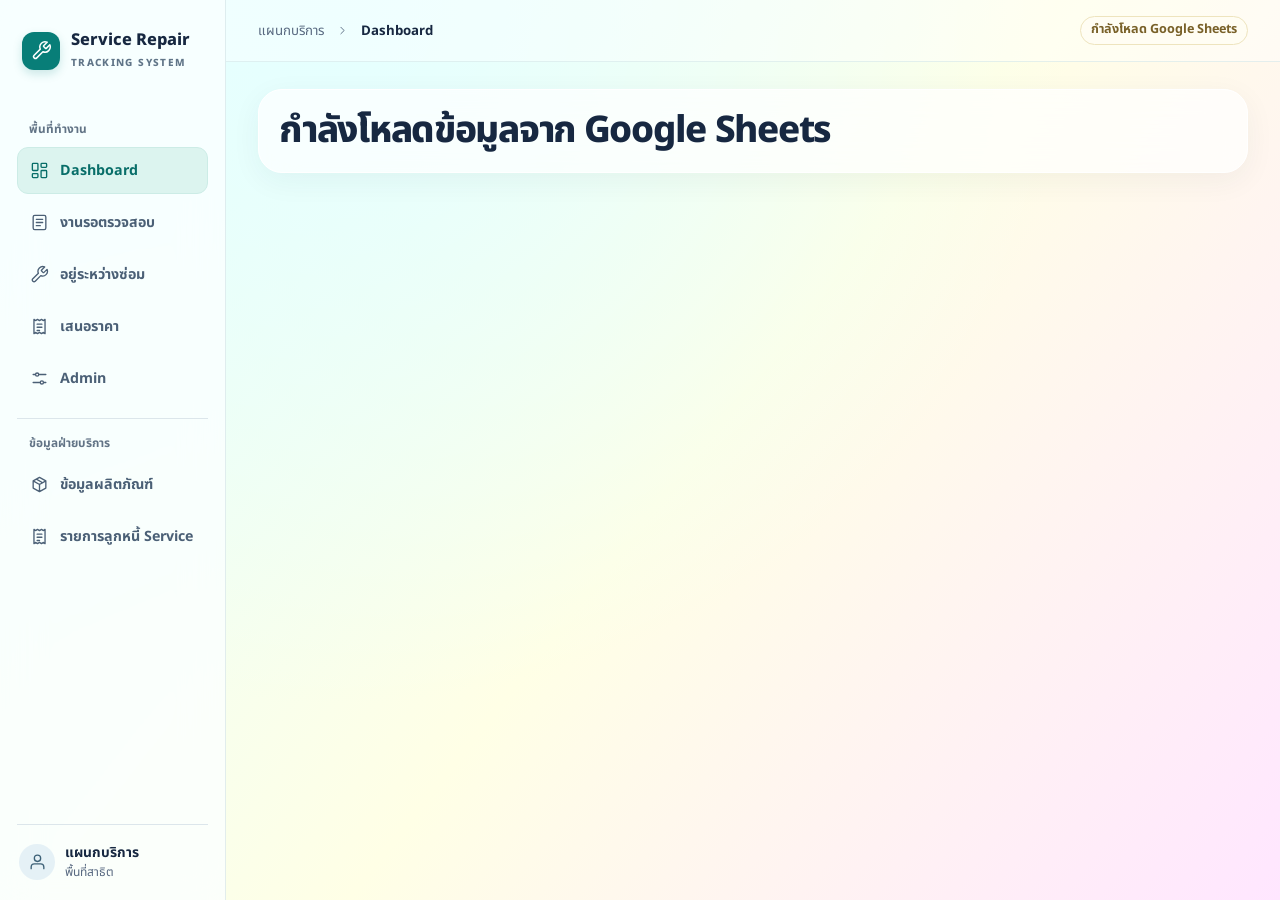
<file: index.html>
<!doctype html>
<html lang="th">
<head>
  <meta charset="utf-8">
  <meta name="viewport" content="width=device-width, initial-scale=1">
  <meta name="description" content="แดชบอร์ดและระบบติดตามงานซ่อมสำหรับแผนกบริการ">
  <meta name="theme-color" content="#edfafa">
  <title>Service Repair Tracking</title>
  <link rel="preconnect" href="https://fonts.googleapis.com">
  <link rel="preconnect" href="https://fonts.gstatic.com" crossorigin>
  <link href="https://fonts.googleapis.com/css2?family=Noto+Sans+Thai:wght@400;500;600;700;800&display=swap" rel="stylesheet">
  <link rel="stylesheet" href="styles.css">
  <script defer src="data.js"></script>
  <script defer src="app.js"></script>
  <script defer src="dashboard.js"></script>
  <script defer src="admin.js"></script>
  <script defer src="output.js"></script>
  <script defer src="live.js"></script>
  <script defer src="events.js"></script>
</head>
<body data-live-database="true" data-script-url="https://script.google.com/macros/s/AKfycbw_FxrH_1bJS4-ZM60f8OyHh5YfgUDHGxYJO6gSAMiOIw5Va-B27RZghK-K0FXoNtxQKQ/exec">
  <aside class="sidebar">
    <a class="brand" href="#dashboard"><span class="brand-mark" data-icon="wrench"></span><span><strong>Service Repair</strong><small>TRACKING SYSTEM</small></span></a>
    <nav aria-label="เมนูหลัก">
      <div class="nav-label">พื้นที่ทำงาน</div>
      <a href="#dashboard" data-route="dashboard"><span data-icon="layout"></span> Dashboard</a>
      <div class="repair-links">
        <a href="#repairs" data-route="repairs"><span data-icon="list"></span> งานรอตรวจสอบ</a>
        <a href="#in-progress" data-route="in-progress"><span data-icon="wrench"></span> อยู่ระหว่างซ่อม</a>
        <a href="#quotations" data-route="quotations"><span data-icon="receipt"></span> เสนอราคา</a>
      </div>
      <a href="#admin" data-route="admin"><span data-icon="settings"></span> Admin</a>
      <div class="portal-links" id="portal-links" hidden>
        <div class="nav-label">ข้อมูลฝ่ายบริการ</div>
        <a href="#products" data-route="products"><span data-icon="box"></span> ข้อมูลผลิตภัณฑ์</a>
        <a href="#service-debtors" data-route="service-debtors"><span data-icon="receipt"></span> รายการลูกหนี้ Service</a>
      </div>
    </nav>
    <div class="side-footer"><span class="avatar" data-icon="user"></span><span><strong>แผนกบริการ</strong><small>พื้นที่สาธิต</small></span></div>
  </aside>
  <div class="workspace">
    <header class="topbar">
      <div class="breadcrumb"><span>แผนกบริการ</span><span data-icon="chevron"></span><strong id="breadcrumb">Dashboard</strong></div>
      <div class="data-actions"><span id="source-status" class="demo"><i></i> กำลังโหลด Google Sheets</span>
        <button id="refresh-db" class="button compact" data-action="reload-live-data" hidden>โหลดข้อมูลใหม่</button></div>
    </header>
    <main id="app"><noscript>เปิด JavaScript เพื่อใช้งานระบบติดตามงานซ่อม</noscript></main>
    <main id="portal-view" hidden></main>
  </div>
  <dialog id="dialog" aria-labelledby="dialog-title">
    <div class="dialog-head"><div><p class="eyebrow" id="dialog-kicker"></p><h2 id="dialog-title"></h2></div><button type="button" class="icon-button" id="dialog-close" aria-label="ปิด"><span data-icon="x"></span></button></div>
    <div id="dialog-body"></div>
  </dialog>
  <div class="toast" id="toast" role="status" hidden></div>
</body>
</html>
</file>
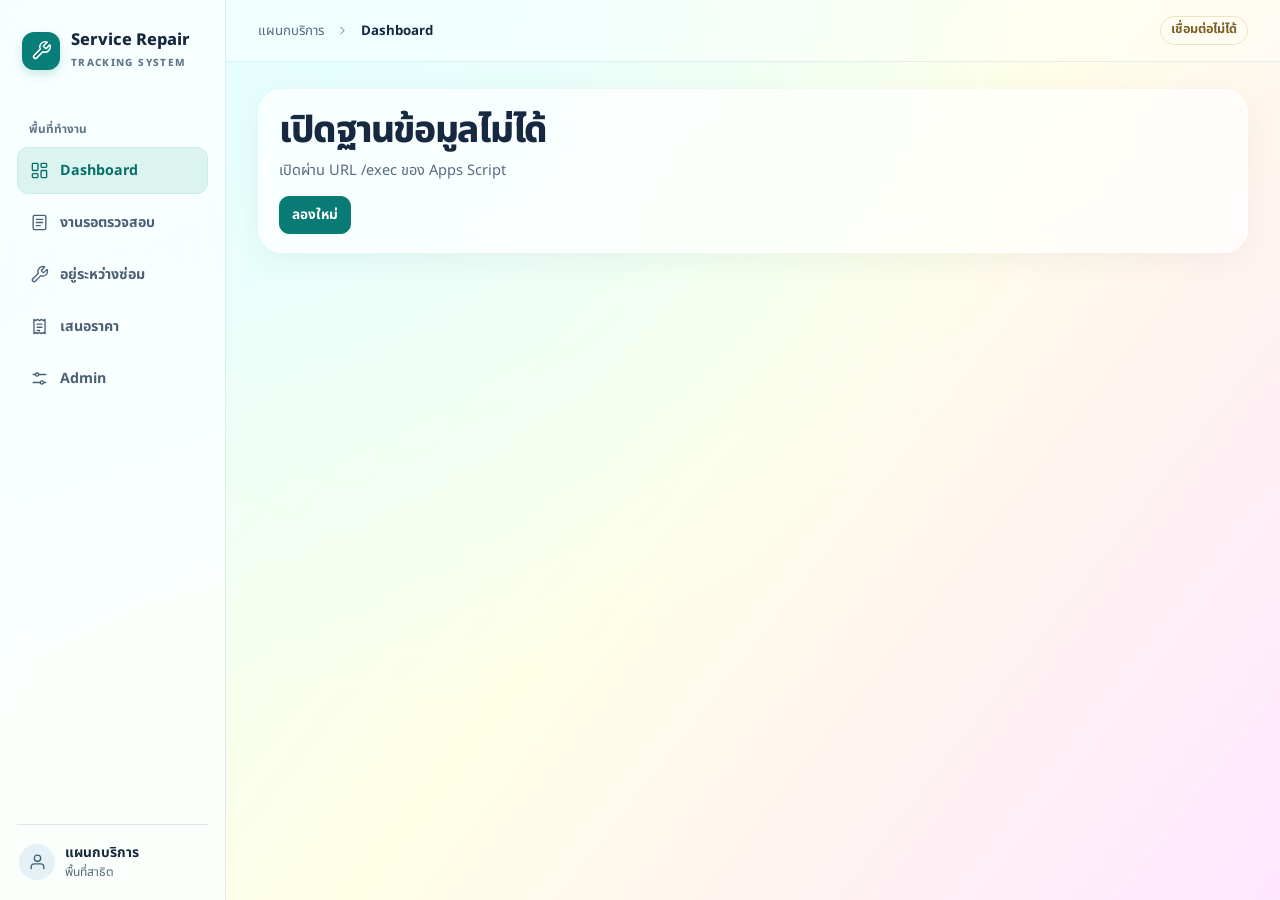
<file: google-apps-script/Index.html>
<!doctype html>
<html lang="th">
<head>
  <meta charset="utf-8">
  <meta name="viewport" content="width=device-width, initial-scale=1">
  <meta name="description" content="แดชบอร์ดและระบบติดตามงานซ่อมสำหรับแผนกบริการ">
  <meta name="theme-color" content="#edfafa">
  <title>Service Repair Tracking</title>
  <link rel="preconnect" href="https://fonts.googleapis.com">
  <link rel="preconnect" href="https://fonts.gstatic.com" crossorigin>
  <link href="https://fonts.googleapis.com/css2?family=Noto+Sans+Thai:wght@400;500;600;700;800&display=swap" rel="stylesheet">
  <style>
*{box-sizing:border-box}
:root{color-scheme:light;--ink:#172841;--muted:#586980;--line:#dce6eb;--teal:#087a76;--teal-dark:#076761;--panel:rgba(255,255,255,.71);--shadow:0 8px 30px rgba(31,62,81,.055);font-family:"Noto Sans Thai",Tahoma,sans-serif;font-size:16px}
body{margin:0;min-height:100vh;color:var(--ink);background:radial-gradient(ellipse at 26% 2%,#e5ffff,transparent 55%),linear-gradient(128deg,#e5ffff 0%,#ffffe6 53%,#ffe6ff 100%);background-attachment:fixed}
button,input,select,textarea{font:inherit;color:inherit}
button,a,input,select,textarea{transition:background .18s,border-color .18s,color .18s,box-shadow .18s,transform .18s}
button,a{touch-action:manipulation}
button{cursor:pointer}
a{color:inherit;text-decoration:none}
:focus-visible{outline:3px solid #168e89;outline-offset:3px}
svg{width:19px;height:19px;vertical-align:middle;flex:none}
[data-icon]{display:inline-grid;place-items:center;flex:none}
h1,h2,h3,p{margin:0}
small{color:var(--muted)}
[hidden]{display:none!important}
.sidebar{width:226px;position:fixed;inset:0 auto 0 0;display:flex;flex-direction:column;padding:30px 17px 19px;background:rgba(251,255,255,.79);border-right:1px solid rgba(134,172,181,.22);backdrop-filter:blur(20px);z-index:3}
.brand{display:flex;align-items:center;gap:11px;margin:0 5px 49px;line-height:1.27}
.brand strong{font-size:1.02rem;font-weight:800;display:block;white-space:nowrap}
.brand small{font-size:.625rem;letter-spacing:.135em;font-weight:800;color:#607588}
.brand-mark{width:38px;height:38px;border-radius:12px;background:#087e78;color:#fff;box-shadow:0 4px 10px #087e7830}
.brand-mark svg{width:21px;height:21px}
.nav-label{font-size:.74rem;color:#627486;font-weight:700;padding:0 12px 9px}
nav a{display:flex;align-items:center;gap:11px;padding:12px 12px;margin-bottom:5px;border-radius:11px;font-size:.89rem;font-weight:700;color:#4b6076;border:1px solid transparent}
nav a:hover,nav a[aria-current="page"]{background:#dcf4ef;color:#086e69;border-color:#ccece6}
.repair-links{display:contents}
.side-footer{margin-top:auto;border-top:1px solid var(--line);padding:17px 2px 0;display:flex;gap:10px;align-items:center;font-size:.86rem}
.side-footer small{display:block;font-size:.75rem}
.avatar{width:36px;height:36px;border-radius:50%;background:#e5f1f6;color:#3d6177}
.workspace{margin-left:226px;min-width:0}
.topbar{display:flex;align-items:center;justify-content:space-between;padding:0 32px;height:62px;background:#ffffff62;border-bottom:1px solid #d4e7e9a0}
.breadcrumb{display:flex;align-items:center;gap:12px;color:var(--muted);font-size:.83rem}
.breadcrumb strong{color:var(--ink)}
.breadcrumb svg{width:13px}
.demo,.badge{display:inline-flex;align-items:center;gap:6px;padding:4px 10px;border-radius:20px;font-size:.79rem;font-weight:700;line-height:1.5;background:var(--status-bg,#eaf2f7);color:var(--status-fg,#355970);white-space:normal}
.status-pending-inspection{--status-bg:#dfebff;--status-fg:#214e9f}
.status-inspecting{--status-bg:#d4f3fb;--status-fg:#07596d}
.status-repairing{--status-bg:#eae0ff;--status-fg:#55339b}
.status-waiting-parts{--status-bg:#ffe5cf;--status-fg:#914014}
.status-waiting-factory{--status-bg:#fce0f2;--status-fg:#862263}
.status-waiting-customer-approval{--status-bg:#fff0bc;--status-fg:#735000}
.status-waiting-test{--status-bg:#eef5cd;--status-fg:#455b11}
.status-repair-failed{--status-bg:#ffdee0;--status-fg:#a01e37}
.status-repair-completed{--status-bg:#d9f4d8;--status-fg:#26632b}
.status-waiting-return{--status-bg:#d6f5ef;--status-fg:#006259}
.status-closed{--status-bg:#e5e9f1;--status-fg:#455366}
.demo{background:#fffdf3;color:#796129;border:1px solid #eee4be;white-space:nowrap}
.demo i,.key i,.badge i{width:7px;height:7px;border-radius:50%;background:currentColor;flex:none}
main{max-width:1640px;margin:auto;padding:27px 32px 34px}
.hero,.section-head,.toolbar,.dialog-head,.pagination,.actions{display:flex;align-items:center;justify-content:space-between;gap:14px}
.hero{margin-bottom:23px;align-items:flex-end}
.eyebrow{color:var(--teal-dark);font-weight:800;font-size:.71rem;letter-spacing:.12em;margin-bottom:5px}
h1{font-size:clamp(1.65rem,3vw,2.3rem);font-weight:800;letter-spacing:-.035em;line-height:1.25}
.subtitle{color:var(--muted);margin-top:6px;font-size:.91rem}
h2{font-size:1.09rem;font-weight:800}
h3{font-size:.98rem}
.segment{display:flex;align-items:stretch;gap:3px;padding:4px;background:#ffffff9c;border:1px solid #dfe9eb;border-radius:12px;flex-wrap:wrap}
.segment button{border:0;background:none;color:var(--muted);border-radius:8px;padding:7px 11px;font-size:.83rem;font-weight:700;display:inline-flex;align-items:center;justify-content:center;gap:6px}
.segment button[aria-pressed="true"]{background:#fff;color:var(--teal-dark);box-shadow:0 1px 6px #2449571b}
.segment button:hover{color:var(--teal-dark);background:#f2fbf9}
.panel,.metric{background:var(--panel);border:1px solid #fff;border-radius:24px;box-shadow:var(--shadow);backdrop-filter:blur(18px)}
.dashboard-overview{display:grid;grid-template-columns:minmax(320px,.85fr) minmax(0,1.4fr);gap:16px;margin-bottom:16px}
.dashboard-status,.dashboard-follow{margin-bottom:16px}
.status-grid{display:grid;grid-template-columns:repeat(auto-fit,minmax(min(100%,180px),1fr));gap:10px}
.status-card{display:grid;grid-template-columns:minmax(0,1fr) auto;align-items:center;gap:8px;text-align:left;padding:12px;border:1px solid var(--line);border-radius:12px;background:#ffffff9c;color:var(--ink);font-weight:700;transition:background .18s,border-color .18s}
.status-card:hover,.status-card:focus-visible{background:var(--status-bg,#ecfaf7);border-color:var(--status-fg,#85cdc3)}
.status-card strong{font-size:1.1rem;color:var(--status-fg,#00786e)}
.status-track{grid-column:1/-1;height:5px;border-radius:9px;background:var(--status-bg,#e4edf0);overflow:hidden}
.status-track span{display:block;height:100%;border-radius:inherit;background:var(--status-fg,#2b9c90)}
.dashboard-summary{display:flex;flex-direction:column}
.metrics{display:grid;grid-template-columns:repeat(2,minmax(0,1fr));grid-auto-rows:1fr;flex:1;gap:10px}
.metric{padding:13px 14px;text-align:left;min-width:0;color:var(--ink);border-color:#e4edf0;border-radius:15px;box-shadow:none}
.dashboard-overview .chart{--plot:158px}
.dashboard-follow .case-list{grid-template-columns:repeat(3,minmax(0,1fr))}
.dashboard-follow .section-head{flex-wrap:wrap}
.metric:hover,.case:hover{transform:translateY(-2px);box-shadow:0 8px 22px #23445616}
.metric-row{display:flex;justify-content:space-between;align-items:center;gap:8px}
.metric-label{color:#4a6076;font-size:.87rem;font-weight:700}
.tile-icon{display:inline-grid;place-items:center;width:35px;height:35px;border-radius:10px;flex:none}
.teal{background:#daf5ec;color:#08766b}.blue{background:#e3efff;color:#2b5cb0}.amber{background:#fff1d8;color:#895600}.rose{background:#ffe7ed;color:#b12f52}.purple{background:#eee9ff;color:#6547a2}.neutral{background:#eaf0f5;color:#526578}
.metric-value{display:flex;align-items:baseline;gap:7px;line-height:1.18;margin:6px 0}
.metric-value strong{font-size:1.9rem;font-weight:800;letter-spacing:-.035em}
.metric-value span,.metric small{font-size:.77rem;color:var(--muted)}
.panel{padding:18px 20px;min-width:0}
.panel:hover{border-color:#e1eceb}
.section-head{align-items:flex-start;margin-bottom:12px}
.section-head p{color:var(--muted);font-size:.79rem;margin-top:3px}
.icon-title{display:flex;align-items:center;gap:8px}
.icon-title svg{color:var(--teal)}
.button,.icon-button{display:inline-flex;align-items:center;justify-content:center;gap:7px;border:1px solid #d8e5e9;border-radius:10px;background:#fff;padding:8px 12px;font-size:.85rem;font-weight:700;min-height:38px}
.button:hover,.icon-button:hover{background:#e9f7f4;border-color:#b8dcd6}
.button.primary{background:#087b75;color:#fff;border-color:#087b75}
.button.primary:hover{background:#086862}
.button.compact{padding:5px 9px;min-height:32px;font-size:.77rem}
.icon-button{width:38px;padding:0}
.chart-summary{display:flex;flex-wrap:wrap;gap:10px 23px;margin:8px 0 12px}
.chart-summary div{display:grid;gap:1px}
.chart-summary small{font-size:.74rem}
.chart-summary b{font-size:1.18rem;line-height:1.25;font-variant-numeric:tabular-nums}
.chart-summary .delta{color:var(--teal-dark)}
.chart-scroll,.table-scroll{overflow:auto;max-width:100%;scrollbar-color:#b9ced2 transparent}
.chart{display:grid;grid-template-columns:27px 1fr;min-width:max(400px,calc(var(--months) * 32px + 27px));--plot:119px}
.axis,.plot{height:var(--plot)}
.axis{position:relative;color:#65788d;font-size:.70rem}
.axis span{position:absolute;right:6px;transform:translateY(-50%)}
.plot{display:grid;grid-template-columns:repeat(var(--months),minmax(25px,1fr));gap:4px;position:relative;background:repeating-linear-gradient(to top,#d9e5e8 0 1px,transparent 1px 25%)}
.plot button{position:relative;border:0;background:none;display:grid;justify-items:center;align-items:end;padding:0 2px;min-width:0;isolation:isolate}
.plot button:hover,.plot button:focus-visible{background:#d7efed8a;border-radius:6px}
.plot button .bar{width:min(26px,85%);height:max(2px,var(--bar));display:flex;flex-direction:column-reverse;overflow:hidden;border-radius:5px 5px 1px 1px;background:#dbe8ed}
.bar span:first-child,.key .house{background:#16998e}.bar span:nth-child(2),.key .site{background:#a49ae9}
.plot small{position:absolute;top:100%;left:50%;transform:translateX(-50%);white-space:nowrap;font-size:.66rem;padding-top:4px}
.chart-scroll{padding-bottom:24px;padding-top:7px}
.keys{display:flex;justify-content:center;gap:16px;margin-top:3px}
.key{display:inline-flex;align-items:center;gap:6px;color:var(--muted);font-size:.75rem}
.key i{border-radius:3px;width:9px;height:9px}
.case-list{display:grid;gap:8px}
.case{display:grid;grid-template-columns:auto minmax(0,1fr) auto;gap:9px;align-items:center;text-align:left;width:100%;padding:9px 8px;border:1px solid #e4ecef;border-radius:12px;background:#ffffff91}
.case strong,.case small{display:block;overflow-wrap:anywhere}
.case strong{font-size:.84rem}.case small{font-size:.76rem}
.case-count{color:#9c3150;font-size:.72rem;font-weight:800;text-align:right}
.case .tile-icon{width:31px;height:31px}
.text-button{font:inherit;font-weight:800;color:var(--teal-dark);border:0;background:transparent;padding:2px 0;text-align:left}
.text-button:hover{text-decoration:underline}
.table-panel{padding-bottom:11px}
.table-panel .section-head{margin-bottom:10px}
.toolbar{flex-wrap:wrap;margin-bottom:11px;justify-content:flex-start}
.toolbar .grow{flex:1;min-width:185px;max-width:370px}
.repair-toolbar{gap:8px}
.repair-toolbar .grow{min-width:min(100%,245px);max-width:440px}
.repair-toolbar select{max-width:100%}
.repair-date-filter legend{margin-bottom:5px}
.repair-date-heading{display:inline-flex;align-items:center;gap:7px;color:var(--teal-dark);font-weight:700;font-size:.85rem}
.repair-date-heading svg{width:16px;height:16px}
.repair-date-fields{display:flex;flex-wrap:wrap;gap:8px}
.repair-date-fields .field{flex:1 1 132px;max-width:200px;min-width:0}
.repair-filter-layout{display:flex;flex-wrap:wrap;align-items:flex-end;gap:12px 20px;margin-bottom:12px}
.repair-filter-layout .repair-toolbar{flex:1 1 610px;max-width:820px;margin:0}
.repair-filter-layout .repair-date-filter{flex:1 1 350px}
.repair-date-fields{align-items:flex-end}
.filter-reset{white-space:nowrap}
#date-range-error{margin-top:6px}
.search{display:flex;align-items:center;gap:8px;padding:0 10px;border:1px solid #dbe6eb;border-radius:10px;background:#ffffffba;color:var(--muted)}
.search:focus-within{border-color:#129a8a}
.search input{border:0;outline:0;background:none;width:100%;padding:8px 0;font-size:.86rem;min-width:0}
select,input:not(.search input,[type=checkbox]),textarea{border:1px solid #d9e5eb;background:#ffffffc9;border-radius:9px;min-width:0;max-width:100%;padding:8px 10px;font-size:.86rem}
select{appearance:none;padding-right:30px;background-image:url("data:image/svg+xml,%3Csvg xmlns='http://www.w3.org/2000/svg' viewBox='0 0 16 16' fill='none' stroke='%23576980' stroke-width='1.5'%3E%3Cpath d='m4 6 4 4 4-4'/%3E%3C/svg%3E");background-position:right 8px center;background-repeat:no-repeat;background-size:14px}
.table-scroll{margin:0 -6px}
table{width:100%;border-collapse:collapse;text-align:left;font-size:.82rem;white-space:nowrap}
th,td{padding:10px 9px;border-bottom:1px solid #e5eef0}
th{color:#52647b;background:#edf5f7a8;font-size:.75rem;font-weight:800}
tbody tr[data-open]{cursor:pointer}
tbody tr:hover{background:#e7f7f37a}
td .badge{font-size:.74rem}
.serial{color:var(--teal-dark);font-weight:800}
.pagination{margin-top:8px;font-size:.8rem;color:var(--muted)}
.pagination button:disabled{opacity:.4;cursor:default}
.form-grid{display:grid;grid-template-columns:repeat(3,minmax(0,1fr));gap:14px}
.field{display:grid;gap:5px;min-width:0;font-size:.85rem;font-weight:700}
.field input,.field select,.field textarea{width:100%}
.field em{color:#af2950;font-style:normal}
.field.span{grid-column:1/-1}
.flags{display:flex;flex-wrap:wrap;gap:7px;margin-bottom:9px}
.flags button[aria-pressed="true"]{background:#dcf4ef;color:var(--teal-dark);border-color:#abdcd2}
.empty{padding:23px;text-align:center;color:var(--muted);font-size:.89rem;white-space:normal}
dialog{width:min(780px,calc(100% - 24px));max-height:calc(100dvh - 28px);overflow:auto;border:1px solid #fff;border-radius:24px;padding:0;color:var(--ink);background:#f7fcfc;box-shadow:0 22px 80px #16334b40}
dialog[open]{animation:enter .2s ease-out}
dialog::backdrop{background:#23364d51;backdrop-filter:blur(5px)}
@keyframes enter{from{opacity:0;transform:translateY(7px) scale(.985)}to{opacity:1;transform:none}}
.dialog-head{position:sticky;top:0;z-index:1;background:#f7fcfc;padding:17px 21px;border-bottom:1px solid var(--line)}
#dialog-body{padding:18px 21px}
.detail-section{margin-top:18px}
.detail-section h3{margin-bottom:8px}
.detail-meta{display:grid;grid-template-columns:repeat(3,minmax(0,1fr));gap:8px 13px;margin:14px 0;font-size:.86rem}
.detail-meta div,.record{background:#fff;border:1px solid #e1ebee;border-radius:10px;padding:9px 11px;overflow-wrap:anywhere}
.detail-meta small{display:block;font-size:.75rem}
.record{margin:6px 0;font-size:.84rem}
.record p{color:var(--muted);margin-top:3px;white-space:pre-wrap}
.record a{color:var(--teal-dark);text-decoration:underline;overflow-wrap:anywhere}
.admin-nav{margin-bottom:17px;width:fit-content}
.admin-panel{max-width:1080px}
fieldset{min-inline-size:0;border:0;margin:0;padding:0}
fieldset+fieldset{border-top:1px solid var(--line);margin-top:19px;padding-top:15px}
legend{font-weight:800;padding:0;margin-bottom:10px}
.actions{justify-content:flex-end;flex-wrap:wrap;margin-top:18px}
.error{color:#a12446;font-size:.88rem;margin-top:8px}
.toast{position:fixed;right:18px;bottom:18px;z-index:5;padding:12px 17px;border-radius:12px;background:#155d57;color:white;box-shadow:var(--shadow);max-width:calc(100% - 36px)}
@media(max-width:1150px){.sidebar{width:188px}.workspace{margin-left:188px}main,.topbar{padding-inline:22px}}
@media(max-width:1080px){.dashboard-overview{grid-template-columns:1fr}.metrics{grid-template-columns:repeat(3,minmax(0,1fr))}}
@media(max-width:850px){.metrics{grid-template-columns:repeat(2,minmax(0,1fr))}.dashboard-follow .case-list{grid-template-columns:repeat(2,minmax(0,1fr))}}
@media(max-width:580px){.dashboard-follow .case-list{grid-template-columns:1fr}.dashboard-overview .chart{--plot:132px}}
@media(max-width:720px){.sidebar{position:sticky;inset:0 0 auto;width:auto;padding:8px 12px;flex-direction:row;align-items:center;justify-content:space-between;gap:7px;border-right:0;border-bottom:1px solid var(--line)}.brand{margin:0;gap:7px}.brand strong{font-size:.86rem}.brand small{font-size:.51rem}.brand-mark{width:31px;height:31px;border-radius:9px}.sidebar nav{display:flex;gap:3px}.sidebar nav a{padding:7px;font-size:.74rem;gap:4px;margin:0}.sidebar nav svg{width:15px;height:15px}.side-footer,.nav-label{display:none}.workspace{margin-left:0}.topbar{height:49px}.hero{align-items:flex-start;flex-direction:column;margin-bottom:15px}.hero,.section-head{gap:9px}main,.topbar{padding-inline:13px}main{padding-top:18px}.form-grid,.detail-meta{grid-template-columns:repeat(2,minmax(0,1fr))}.panel{padding:14px}.metrics,.dashboard-overview{gap:9px}.dashboard-overview{margin-bottom:10px}}
@media(max-width:430px){.brand small{display:none}.metric{padding:11px}.metric-label{font-size:.76rem}.metric small{font-size:.72rem}.tile-icon{width:29px;height:29px}.tile-icon svg{width:16px;height:16px}.case-list,.form-grid{grid-template-columns:1fr}.chart-summary{gap:8px 15px}.section-head{flex-wrap:wrap}.pagination{flex-wrap:wrap}}
@media(prefers-reduced-motion:reduce){*,*::before,*::after{transition:none!important;animation:none!important}}
.section-head > .badge{flex:none}
@media(max-width:360px){
  .sidebar{padding-inline:8px}
  .sidebar nav a{padding-inline:6px}
  .sidebar nav a [data-icon]{display:none}
}
@media(max-width:720px){
  .sidebar{display:grid;grid-template-columns:minmax(0,1fr) auto auto}
  .sidebar nav{display:contents}
  .sidebar [data-route="dashboard"]{grid-area:1/2}
  .sidebar [data-route="admin"]{grid-area:1/3}
  .repair-links{grid-row:2;grid-column:1/-1;display:grid;grid-template-columns:repeat(3,minmax(0,1fr));gap:4px}
  .sidebar .repair-links a{justify-content:center;min-height:36px;margin:0;padding:4px;text-align:center}
}
.quote-upload{border:1px dashed #b9d9d6;border-radius:14px;background:#f5fbfa;padding:12px;margin-top:16px}
.quote-upload input{display:block;width:min(100%,420px);margin-top:5px}
.quote-upload input::file-selector-button{border:0;border-radius:6px;padding:4px 8px;margin-inline-end:8px;background:#dcf4ef;color:#076761;font-weight:700;cursor:pointer}
.quote-image-status,.quote-upload .error{font-size:.84rem;overflow-wrap:anywhere;margin-top:5px}
.quote-image-status:empty{display:none}
.quote-image-preview img{display:block;max-width:100%;height:auto;border:1px solid var(--line);border-radius:8px;background:#fff;margin:8px 0}
.quote-image-preview img{max-height:220px;object-fit:contain}

.data-actions,.detail-heading{display:flex;align-items:center;gap:7px;flex-wrap:wrap}
.detail-heading{justify-content:space-between;gap:10px;margin-bottom:8px}
.detail-heading h3,.detail-heading .flags{margin:0}
.data-actions svg,.detail-heading svg,.quote-image-trigger svg{width:15px;height:15px}

.quote-image-trigger,.quote-folder{margin-top:8px}
.quote-folder small{font-size:.8rem;overflow-wrap:anywhere}
.clipboard-field{position:fixed;left:0;top:0;opacity:0;pointer-events:none}
.row-copy,.meta-item,.copyable-item{display:flex;align-items:center;gap:8px}
.meta-item,.copyable-item{justify-content:space-between;align-items:flex-start}
.meta-item>span,.copy-content{min-width:0}
.copy-item{flex:none}
.button.copy-item-icon{width:30px;padding:0;min-height:30px}
.copy-item svg{width:15px;height:15px}
.chart-data-actions{text-align:right;margin-top:7px}
td.quote-note{min-width:10rem;max-width:20rem;white-space:normal;overflow-wrap:anywhere}
td .quote-image-trigger{margin-top:0}
.job-search{max-width:740px}
.job-search input[type="search"]{min-height:41px}
.job-results{grid-template-columns:1fr;max-height:21rem;overflow:auto;padding:4px;margin:4px -4px}
.job-results .case:hover{transform:none;border-color:#b6dcd6;background:#f1fbf9}
.job-current{display:flex;align-items:center;gap:10px;flex-wrap:wrap;padding:12px;margin-bottom:15px;border:1px solid var(--line);border-radius:12px;background:#ffffff91}
.job-current>div:first-child{flex:1 1 200px;min-width:0;overflow-wrap:anywhere}
.job-current .subtitle{margin-top:2px}
@media(max-width:430px){.job-results .case{grid-template-columns:minmax(0,1fr) auto}.job-results .tile-icon{display:none}}
.quote-number-trigger,.quote-number-form{margin-top:8px}
.record .quote-number-trigger{margin-inline-start:6px}
@media(max-width:430px){.record .quote-number-trigger{margin-inline-start:0;display:flex;width:fit-content}}
.live-status .button{margin-top:14px}

.portal-links{margin-top:16px;padding-top:15px;border-top:1px solid var(--line)}
.portal-shortcuts{display:flex;flex-wrap:wrap;gap:8px;margin-bottom:14px}
.portal-shortcuts a{margin:0;color:var(--teal-dark);justify-content:flex-start}
.portal-shortcuts svg:last-child{width:14px}
.portal-frame{display:block;width:100%;height:max(660px,calc(100dvh - 123px));border:0;border-radius:24px;background:transparent}
@media(max-width:720px){
  .portal-links{grid-area:3/1/4/-1;display:grid;grid-template-columns:repeat(2,minmax(0,1fr));gap:4px;margin:0;padding:4px 0 0}
  .sidebar .portal-links a{justify-content:center;text-align:center}
  .portal-frame{height:max(690px,calc(100dvh - 185px));border-radius:18px}
  .portal-frame-products{min-height:760px}
}
@media(min-width:721px){.sidebar nav{overflow-y:auto}.side-footer{flex-shrink:0}}

/* Keep the repair identifier in view when wide tables scroll. */
@media(max-width:900px){
  :is(#table-output,.admin-panel) .table-scroll{margin-inline:0;border:1px solid var(--line);border-radius:12px}
  :is(#table-output,.admin-panel) .table-scroll :is(th,td):first-child:not([colspan]){
    position:sticky;inset-inline-start:0;z-index:1;background:#f6fbfa;
    box-shadow:1px 0 #dce6eb;
  }
  :is(#table-output,.admin-panel) .table-scroll th:first-child:not([colspan]){background:#edf5f7}
}
.search:focus-within{box-shadow:0 0 0 3px #087a7620}
.panel{transition:border-color .18s,box-shadow .18s}
.metric:focus-visible,.case:focus-visible{border-color:#87c7bd}
dialog{
  background:#f8fcfcee;backdrop-filter:blur(20px);
  overscroll-behavior:contain;scroll-padding-block-start:5.5rem
}
.dialog-head{background:#f8fcfcf5;backdrop-filter:blur(16px);align-items:flex-start}
.dialog-head>div{min-width:0;overflow-wrap:anywhere}
.dialog-head .icon-button{flex:none}
@media(max-width:720px){
  .topbar{height:auto;min-height:49px;gap:6px 10px;flex-wrap:wrap;padding-block:6px}
  .breadcrumb{min-width:0;gap:7px}
  .breadcrumb strong{overflow-wrap:anywhere}
  .sidebar nav a,.sidebar .repair-links a{min-height:39px}
  .repair-filter-layout{gap:12px}
  .repair-filter-layout .repair-toolbar{display:grid;grid-template-columns:repeat(2,minmax(0,1fr))}
  .repair-filter-layout .repair-toolbar .grow{grid-column:1/-1;max-width:none}
  .repair-filter-layout .repair-toolbar select{width:100%;text-overflow:ellipsis}
  .repair-date-filter{position:relative;padding-top:8px}
  .repair-date-filter legend{padding-inline-end:72px}
  .repair-date-fields{display:grid;grid-template-columns:repeat(2,minmax(0,1fr))}
  .repair-date-fields .field{max-width:none}
  .repair-date-fields input[type=date]{width:100%;padding-inline:7px}
  .repair-date-fields .filter-reset{position:absolute;inset:0 0 auto auto}
  .segment button{min-height:39px}
  .search input,.field :is(input,select,textarea){font-size:1rem}
  .field input[type=date]{font-size:.87rem;min-height:41px}
  .admin-nav{width:100%}
  .admin-nav button{flex:1 1 auto}
  .dialog-head{padding:13px 14px}
  #dialog-body{padding:14px}
  .dialog-head .icon-button{width:42px;min-height:42px}
}
@media(max-width:480px){
  .repair-filter-layout .repair-toolbar{grid-template-columns:minmax(0,1fr)}
}
@media(max-width:370px){
  .detail-meta{grid-template-columns:1fr}
  .repair-filter-layout .repair-toolbar select{padding-inline-start:7px}
}
@media(max-width:720px) and (max-height:520px){.sidebar{position:relative}}
@media(hover:none){.metric:hover,.case:hover{transform:none;box-shadow:none}}
@media(prefers-reduced-motion:reduce){.panel{transition:none}}

#admin-login-dialog{
  width:min(430px,calc(100% - 28px));padding:clamp(21px,5vw,32px);
  border:1px solid #ffffffed;border-radius:28px;
  background:linear-gradient(142deg,#eefbfafa,#fffef9f5 64%,#fff5fff0);
  backdrop-filter:blur(20px);box-shadow:0 18px 75px #19394b36
}
#admin-login-dialog::backdrop{background:#22394c54;backdrop-filter:blur(7px)}
.admin-login-header{position:relative;padding-inline-end:44px;margin-bottom:20px}
.admin-login-mark{
  display:grid;place-items:center;width:51px;height:51px;margin-bottom:13px;
  border:1px solid #b9e5db;border-radius:17px;color:var(--teal-dark);
  background:linear-gradient(145deg,#e7fcf7,#c9efe6)
}
.admin-login-mark svg{width:25px;height:25px}
.admin-login-header h2{font-size:clamp(1.35rem,5vw,1.7rem);line-height:1.28;letter-spacing:-.02em}
.admin-login-header .subtitle{font-size:.87rem}
.admin-login-header .admin-login-close{position:absolute;inset:0 0 auto auto;width:42px;min-height:42px}
#admin-login-dialog input{min-height:45px;font-size:1rem;background:#ffffffde}
#admin-login-dialog input:focus{border-color:var(--teal);outline:2px solid #168e8950;outline-offset:2px}
#admin-login-dialog .actions{margin-top:17px}
#admin-login-dialog .actions button{width:100%;min-height:45px}
#admin-login-dialog .actions button:disabled{opacity:.66;cursor:wait}

</style>
</head>
<body data-live-database="true">
  <aside class="sidebar">
    <a class="brand" href="#dashboard"><span class="brand-mark" data-icon="wrench"></span><span><strong>Service Repair</strong><small>TRACKING SYSTEM</small></span></a>
    <nav aria-label="เมนูหลัก">
      <div class="nav-label">พื้นที่ทำงาน</div>
      <a href="#dashboard" data-route="dashboard"><span data-icon="layout"></span> Dashboard</a>
      <div class="repair-links">
        <a href="#repairs" data-route="repairs"><span data-icon="list"></span> งานรอตรวจสอบ</a>
        <a href="#in-progress" data-route="in-progress"><span data-icon="wrench"></span> อยู่ระหว่างซ่อม</a>
        <a href="#quotations" data-route="quotations"><span data-icon="receipt"></span> เสนอราคา</a>
      </div>
      <a href="#admin" data-route="admin"><span data-icon="settings"></span> Admin</a>
      <div class="portal-links" id="portal-links" hidden>
        <div class="nav-label">ข้อมูลฝ่ายบริการ</div>
        <a href="#products" data-route="products"><span data-icon="box"></span> ข้อมูลผลิตภัณฑ์</a>
        <a href="#service-debtors" data-route="service-debtors"><span data-icon="receipt"></span> รายการลูกหนี้ Service</a>
      </div>
    </nav>
    <div class="side-footer"><span class="avatar" data-icon="user"></span><span><strong>แผนกบริการ</strong><small>พื้นที่สาธิต</small></span></div>
  </aside>
  <div class="workspace">
    <header class="topbar">
      <div class="breadcrumb"><span>แผนกบริการ</span><span data-icon="chevron"></span><strong id="breadcrumb">Dashboard</strong></div>
      <div class="data-actions"><span id="source-status" class="demo"><i></i> ข้อมูลจำลอง</span>
        <button id="refresh-db" class="button compact" data-action="reload-live-data" hidden>โหลดข้อมูลใหม่</button></div>
    </header>
    <main id="app"></main>
    <main id="portal-view" hidden></main>
  </div>
  <dialog id="dialog" aria-labelledby="dialog-title">
    <div class="dialog-head"><div><p class="eyebrow" id="dialog-kicker"></p><h2 id="dialog-title"></h2></div><button type="button" class="icon-button" id="dialog-close" aria-label="ปิด"><span data-icon="x"></span></button></div>
    <div id="dialog-body"></div>
  </dialog>
  <div class="toast" id="toast" role="status" hidden></div>
<script>
"use strict";

const RepairData = (() => {
  const statuses = {
    PENDING_INSPECTION: "รอตรวจสอบ", INSPECTING: "กำลังตรวจสอบ", REPAIRING: "กำลังซ่อม",
    WAITING_PARTS: "รออะไหล่", WAITING_FACTORY: "รอโรงงานตอบกลับ", WAITING_CUSTOMER_APPROVAL: "รอลูกค้าอนุมัติ",
    WAITING_TEST: "รอทดสอบ", REPAIR_FAILED: "ซ่อมไม่สำเร็จ", REPAIR_COMPLETED: "ซ่อมเสร็จ",
    WAITING_RETURN: "รอส่งคืนลูกค้า", CLOSED: "ปิดงาน"
  };
  const types = { IN_HOUSE: "In-House", ON_SITE: "On-Site" };
  const locations = { ...types, FACTORY: "โรงงาน", OTHER: "อื่น ๆ" };
  const priorities = { CRITICAL: "วิกฤต", HIGH: "สูง", MEDIUM: "ปานกลาง", LOW: "ต่ำ" };
  const tests = { PASS: "ผ่าน", FAIL: "ไม่ผ่าน", INCONCLUSIVE: "ยังสรุปไม่ได้" };
  const reasons = ["ยังไม่พบสาเหตุที่แท้จริง", "เปลี่ยนอะไหล่แล้วปัญหายังคงอยู่", "ปัญหาเกิดขึ้นเป็นบางครั้ง", "ต้องได้รับคำแนะนำจากโรงงาน", "ไม่มีอะไหล่สำหรับทดสอบ", "อื่น ๆ"];
  const customers = Object.fromEntries(["เอเวอร์โกลว์ คลินิก", "เดอะสกิน สตูดิโอ", "เวลลิส เมดิคอล", "ไพรม์ แอสเธติก", "ลูมิน่า คลินิก", "ออรา เวลเนส", "ไบรท์เดย์ คลินิก", "เมอริเดียน สกิน"].map((name, index) => ["CUS-" + (index + 1), name]));
  const engineers = { "TEC-1": "ธีรภัทร", "TEC-2": "ธนวัฒน์", "TEC-3": "พีรพล", "TEC-4": "ณัฐวุฒิ" };
  const serviceEngineers = {
    "TEC-STAFF-01":"ประวิทย์", "TEC-STAFF-02":"เอกเลิศ", "TEC-STAFF-03":"สมชาย", "TEC-STAFF-04":"อภิลักษณ์",
    "TEC-STAFF-05":"ธนาธิป", "TEC-STAFF-06":"พงษ์ศักดิ์", "TEC-STAFF-07":"ธนบูรณ์", "TEC-STAFF-08":"จีรศักดิ์",
    "TEC-STAFF-09":"ชาติชาย", "TEC-STAFF-10":"กันต์ศักดิ์", "TEC-STAFF-11":"ณัฐพงษ์", "TEC-STAFF-12":"กษิเดช",
    "TEC-STAFF-13":"ภัควัฒน์", "TEC-STAFF-OTHER":"อื่นๆ"
  };
  const modelsByBrand = {
    Fotona:["SP Dynamis Nx","SP Dynamis","XP Dynamis","XS Dynamis","SP Spectro","XP Focus","StarWalker MaQX","StarWalker PQX","StarWalker Pico Pro","TimeWalker","StarFormer","AvalancheLase","LightWalker","SkyPulse","อื่นๆ"],
    Jeisys:["IntraGen","AcGen","Cellec","Cellec V","Density","LinearZ","Edge One","UltraCel Q+","อื่นๆ"],
    Solta:["Vaser 2.2","Power X","อื่นๆ"],
    Elesys:["1000Nain","อื่นๆ"],
    Hypertech:["Biaxis QS","Biaxis GV","Biaxis Pico","อื่นๆ"],
    BlueCore:["IRIS","Trinity","อื่นๆ"],
    "Dae Yang":["CM Slim","WinBack","Aquatouch","Therma B","อื่นๆ"],
    Lutronic:["Pico Plus","Spectra XT","Spectra","eCo2 Plus","Healite II","Mosaic","อื่นๆ"],
    DAEJU:["Pentagon G-Slim","อื่นๆ"],
    SHEnB:["VirtueRF","อื่นๆ"],
    Brera:["Jovena","อื่นๆ"],
    "อื่นๆ":["อื่นๆ"]
  };
  const normalizeName = value => String(value ?? "").trim().normalize("NFC");
  function addServiceEngineers(directory) {
    const merged = { ...directory };
    const names = new Set(Object.values(merged).map(normalizeName));
    for (const [id,name] of Object.entries(serviceEngineers)) {
      if (!Object.hasOwn(merged,id) && !names.has(normalizeName(name))) merged[id] = name;
    }
    return merged;
  }
  const machineNames = [["Candela", "GentleMax Pro"], ["Lutronic", "Clarity II"], ["Cynosure", "PicoSure"], ["Alma", "Soprano ICE"], ["Cutera", "excel HR"], ["Fotona", "SP Dynamis"], ["Lumenis", "M22"], ["Quanta", "Discovery Pico"]];
  const machines = machineNames.map(([brand, model], index) => ({ machine_id: "MCH-" + (index + 1), customer_id: "CUS-" + (index + 1), brand, model, serial_number: ["GMP-05281","CL2-10472","PS-30812","SI-70611","EXH-54780","SPD-01069","M22-76523","DP-80619"][index] }));
  const dayFormat = new Intl.DateTimeFormat("en-CA", { timeZone: "Asia/Bangkok", year: "numeric", month: "2-digit", day: "2-digit" });
  const bangkokDay = (value = new Date()) => {
    if (typeof value === "string" && /^\d{4}-\d{2}-\d{2}$/.test(value)) return value;
    const parts = Object.fromEntries(dayFormat.formatToParts(new Date(value)).map(part => [part.type, part.value]));
    return [parts.year, parts.month, parts.day].join("-");
  };
  const today = bangkokDay();
  const month = today.slice(0, 7);
  const shiftMonth = (key, offset) => {
    const [year, number] = key.split("-").map(Number);
    return new Date(Date.UTC(year, number - 1 + offset, 1)).toISOString().slice(0, 7);
  };
  const shiftDay = offset => new Date(Date.parse(today) + offset * 86400000).toISOString().slice(0, 10);
  const closedDay = repair => {
    if (repair.status !== "CLOSED") return "";
    const date = repair.repair_completed_at || repair.closed_at;
    return date ? bangkokDay(date) : "";
  };
  const age = repair => Math.max(0, Math.round((Date.parse(closedDay(repair) || today) - Date.parse(bangkokDay(repair.reported_at))) / 86400000));
  const overdue = repair => repair.status !== "CLOSED" && !!repair.due_date && bangkokDay(repair.due_date) < today;
  const failed = repair => repair.attempts.filter(attempt => attempt.test_result === "FAIL").length;
  const active = repair => repair.status !== "CLOSED";
  const search = (repair, query, directory = { customers, engineers }) => [repair.srn, repair.repair_id, repair.machine_id, repair.serial_number, directory.customers[repair.customer_id], repair.brand, repair.model, directory.engineers[repair.assigned_engineer_id]]
    .some(value => String(value || "").toLowerCase().includes(query.trim().toLowerCase()));
  const byMonth = (repairs, target, type = "") => Array.from(new Map(repairs.filter(repair => bangkokDay(repair.reported_at).slice(0, 7) === target && bangkokDay(repair.reported_at) <= today && (!type || repair.initial_service_type === type)).map(repair => [repair.repair_id, repair])).values());
  function monthly(repairs, start, end, type = "") {
    const months = [];
    for (let key = start; key <= end; key = shiftMonth(key, 1)) {
      const records = byMonth(repairs, key, type);
      const in_house = records.filter(repair => repair.initial_service_type === "IN_HOUSE").length;
      const on_site = records.filter(repair => repair.initial_service_type === "ON_SITE").length;
      months.push({ month: key, in_house, on_site, total: in_house + on_site, invalid: records.length - in_house - on_site });
    }
    return months;
  }
  const id = () => globalThis.crypto?.randomUUID?.() || Date.now().toString(36) + "-" + Math.random().toString(36).slice(2);
  const history = (event_type, note, old_value = "", new_value = "", at = new Date().toISOString(), actor = "Admin Demo") =>
    ({ event_id: id(), occurred_at: at, actor, event_type, old_value, new_value, note });

  function seed() {
    const issues = ["พลังงานเลเซอร์ไม่คงที่หลังอุ่นเครื่อง", "ระบบทำความเย็นแสดงข้อผิดพลาด", "เครื่องหยุดทำงานระหว่างยิงทดสอบ", "หัวทรีตเมนต์ตรวจไม่พบ", "หน้าจอค้างระหว่างเริ่มระบบ", "ต้องตรวจสอบการรั่วในวงจรน้ำ"];
    const liveStatuses = ["WAITING_PARTS","WAITING_FACTORY","REPAIR_FAILED","REPAIRING","WAITING_CUSTOMER_APPROVAL","WAITING_TEST","INSPECTING","PENDING_INSPECTION","REPAIR_COMPLETED","WAITING_RETURN"];
    const volumes = [11,14,0,10,16,13,18,15,20,17,25,19];
    const repairs = [];
    for (let offset = 0; offset < volumes.length; offset++) {
      const key = shiftMonth(month, offset - 11);
      for (let index = 0; index < volumes[offset]; index++) {
        const number = repairs.length + 1;
        const machine = machines[(number - 1) % machines.length];
        const opening = number % 3 === 0 ? "ON_SITE" : "IN_HOUSE";
        const isCurrent = offset === 11;
        const isLive = isCurrent || (offset === 10 && index < 5);
        const reported_at = key + "-" + String(1 + index % (isCurrent ? Number(today.slice(-2)) : 26)).padStart(2, "0");
        const status = isLive ? liveStatuses[index % liveStatuses.length] : "CLOSED";
        const lastUpdate = isLive ? shiftDay(-Math.min(Math.max(0, Math.floor((Date.parse(today) - Date.parse(reported_at)) / 86400000)), index % 6)) : reported_at;
        const repeated = isCurrent && index < 3 ? 5 - index : 0;
        const attempts = Array.from({ length: repeated }, (_, attempt) => ({
          attempt_id: "ATT-" + number + "-" + attempt, attempt_no: attempt + 1, attempt_at: lastUpdate, test_result: "FAIL",
          engineer_id: "TEC-" + (number % 4 + 1), location_type: "IN_HOUSE", actions_taken: ["ตรวจสอบระบบควบคุมและบันทึกผล", "ทดสอบวงจรและเปรียบเทียบค่ามาตรฐาน", "ทำการทดสอบซ้ำหลังปรับตั้ง"][attempt % 3], failure_reason: reasons[attempt % 3]
        }));
        repairs.push({
          ...machine, repair_id: "REP-" + key.slice(0, 4) + "-" + String(number).padStart(5, "0"), srn: "SRN-" + key.slice(2, 4) + "-" + String(1040 + number).padStart(4, "0"),
          initial_service_type: opening, current_location_type: isCurrent && index === 2 ? "IN_HOUSE" : opening, reported_at, status,
          assigned_engineer_id: "TEC-" + (number % 4 + 1), priority: repeated ? "HIGH" : "MEDIUM",
          updated_at: lastUpdate, due_date: isLive ? shiftDay(index % 3 === 0 ? -2 : 7 + index) : "",
          issue_description: issues[index % issues.length], hold_reason: index === 0 && isLive ? "รออะไหล่จากผู้จัดจำหน่าย" : "",
          next_action: isLive ? "ยืนยันผลทดสอบและแจ้งความคืบหน้า" : "",
          closed_at: isLive ? "" : reported_at, final_outcome: isLive ? "" : "ซ่อมสำเร็จ",
          close_note: isLive ? "" : "ทดสอบเครื่องก่อนส่งคืนแล้ว", test_result: isLive ? "" : "PASS",
          attempts, visits: opening === "ON_SITE" ? [{ visit_id: "VIS-" + number, scheduled_visit_at: reported_at, site_location: customers[machine.customer_id], visit_engineer_id: "TEC-" + (number % 4 + 1), visit_findings: "ตรวจสอบเบื้องต้นที่หน้างาน" }] : [],
          parts: isLive && index === 0 ? [{ part_number: "SP-DEMO-01", part_name: "ชุดควบคุมระบบทำความเย็น", quantity: 1, part_status: "รอส่ง", eta_at: shiftDay(5) }] : [],
          quotes: [],
          history: [history("เปิดงาน", "รับแจ้งซ่อม", "", "PENDING_INSPECTION", reported_at, "ทีมรับแจ้ง (Demo)"), ...(status === "PENDING_INSPECTION" ? [] : [history(status === "CLOSED" ? "ปิดงาน" : "เปลี่ยนสถานะ", isLive ? "บันทึกความคืบหน้า" : "ส่งมอบงานแล้ว", "PENDING_INSPECTION", status, lastUpdate, "ทีมบริการ (Demo)")])]
        });
      }
    }
    return { version: 1, repairs, settings: { watch: 2, repeated: 3, manager: 4, critical: 5 }, machines, customers, engineers:addServiceEngineers(engineers), statuses: { ...statuses } };
  }

  const storageKey = "service-repair-tracking-demo:v1";
  function load() {
    try {
      const saved = JSON.parse(localStorage.getItem(storageKey));
      if (saved?.version === 1 && Array.isArray(saved.repairs)) {
        return { ...saved, engineers:addServiceEngineers(saved.engineers || engineers) };
      }
    } catch { /* Use fixtures if browser storage is unavailable. */ }
    return seed();
  }
  function save(state) {
    localStorage.setItem(storageKey, JSON.stringify(state));
  }
  return { statuses, types, locations, priorities, tests, reasons, modelsByBrand, today, month, bangkokDay, shiftMonth, closedDay, age, overdue, failed, active, search, monthly, byMonth, history, id, seed, load, save };
})();
if (typeof module !== "undefined") module.exports = RepairData;

</script>
<script>
"use strict";

const R = RepairData;
let state = document.body.dataset.liveDatabase === "true" ? null : R.load();
const app = document.querySelector("#app");
const dialog = document.querySelector("#dialog");
const dialogBody = document.querySelector("#dialog-body");
const paths = {
  lock:'<rect x="4" y="11" width="16" height="10" rx="2"/><path d="M8 11V7a4 4 0 0 1 8 0v4m-4 4v2"/>',
  box:'<path d="m12 3 8 4.5v9L12 21l-8-4.5v-9L12 3Zm0 9 8-4.5M12 12 4 7.5M12 12v9M8 5.25l8 4.5"/>',
  wrench:'<path d="M14.7 6.3a1 1 0 0 0 0 1.4l1.6 1.6a1 1 0 0 0 1.4 0l3.8-3.8a6 6 0 0 1-7.9 7.9l-7 7a2.1 2.1 0 0 1-3-3l7-7a6 6 0 0 1 7.9-7.9z"/>',
  layout:'<rect x="3" y="3" width="7" height="9" rx="1"/><rect x="14" y="3" width="7" height="5" rx="1"/><rect x="14" y="12" width="7" height="9" rx="1"/><rect x="3" y="16" width="7" height="5" rx="1"/>',
  settings:'<path d="M4 7h16M4 17h16"/><circle cx="9" cy="7" r="2" fill="white"/><circle cx="15" cy="17" r="2" fill="white"/>',
  user:'<circle cx="12" cy="8" r="4"/><path d="M4 21v-2a4 4 0 0 1 4-4h8a4 4 0 0 1 4 4v2"/>',
  chevron:'<path d="m9 18 6-6-6-6"/>', x:'<path d="m18 6-12 12M6 6l12 12"/>',
  activity:'<path d="M22 12h-4l-3 8L9 4l-3 8H2"/>',
  history:'<path d="M3 12a9 9 0 1 1 2.6 6.4M3 12V5m0 7h7m2-5v5l3 2"/>',
  briefcase:'<rect x="3" y="7" width="18" height="13" rx="2"/><path d="M8 7V5a2 2 0 0 1 2-2h4a2 2 0 0 1 2 2v2M3 13h18"/>',
  clock:'<circle cx="12" cy="12" r="9"/><path d="M12 7v5l3 2"/>',
  hourglass:'<path d="M6 3h12M6 21h12m-11-1v-3l5-5-5-5V4m10 16v-3l-5-5 5-5V4"/>',
  triangle:'<path d="M10.3 4.5 2.9 18a2 2 0 0 0 1.7 3h14.8a2 2 0 0 0 1.7-3L13.7 4.5a2 2 0 0 0-3.4 0zM12 9v4m0 4h.01"/>',
  chart:'<path d="M3 3v18h18M8 16v-3m5 3V8m5 8V5"/>',
  calendar:'<rect x="3" y="5" width="18" height="16" rx="2"/><path d="M16 3v4M8 3v4M3 10h18"/>',
  bell:'<path d="M18 8a6 6 0 0 0-12 0c0 7-3 7-3 9h18c0-2-3-2-3-9M10 21h4"/>',
  list:'<rect x="4" y="3" width="16" height="18" rx="2"/><path d="M8 8h8m-8 4h8m-8 4h5"/>',
  search:'<circle cx="11" cy="11" r="6.5"/><path d="m16 16 4 4"/>',
  filter:'<path d="M4 6h16M7 12h10m-7 6h4"/>',
  receipt:'<path d="M5 3l2 1.5L9.5 3 12 4.5 14.5 3 17 4.5 19 3v18l-2-1.5-2.5 1.5-2.5-1.5L9.5 21 7 19.5 5 21V3Zm4 6h6m-6 4h6m-6 4h3"/>',
  copy:'<rect x="8" y="8" width="12" height="12" rx="2"/><path d="M16 8V6a2 2 0 0 0-2-2H6a2 2 0 0 0-2 2v8a2 2 0 0 0 2 2h2"/>',
  download:'<path d="M12 3v12m-4-4 4 4 4-4M4 16v4h16v-4"/>',
  image:'<rect x="3" y="3" width="18" height="18" rx="2"/><circle cx="8.5" cy="8.5" r="1.5"/><path d="m21 15-6-6L3 21"/>',
  plus:'<path d="M12 5v14M5 12h14"/>',
  edit:'<path d="m15 5 4 4M4 20l4-.6L20 7l-4-4L4.6 15z"/>',
  check:'<path d="m5 12 4 4L19 6"/>'
};
const icon = name => '<svg viewBox="0 0 24 24" fill="none" stroke="currentColor" stroke-width="1.7" stroke-linecap="round" stroke-linejoin="round" aria-hidden="true">' + (paths[name] || "") + '</svg>';
const esc = value => String(value ?? "").replace(/[&<>"']/g, character => ({ "&":"&amp;", "<":"&lt;", ">":"&gt;", '"':"&quot;", "'":"&#39;" })[character]);
const shortDate = new Intl.DateTimeFormat("th-TH-u-ca-gregory", { timeZone:"Asia/Bangkok", year:"numeric", month:"short", day:"numeric" });
const date = value => value && !isNaN(Date.parse(value)) ? shortDate.format(new Date(value)) : "—";
const timestamp = value => value?.length > 10 ? date(value) + " " + new Date(value).toLocaleTimeString("th-TH", { timeZone:"Asia/Bangkok", hour:"2-digit", minute:"2-digit" }) : date(value);
const options = (choices, selected, placeholder = null) => (placeholder === null ? "" : '<option value="">' + esc(placeholder) + '</option>') +
  Object.entries(choices).map(([key, label]) => '<option value="' + esc(key) + '" ' + (key === selected ? "selected" : "") + '>' + esc(label) + '</option>').join("");
const activeStatuses = () => Object.fromEntries(Object.entries(state.statuses).filter(([key]) => key !== "CLOSED"));
const badge = (label, tone = "neutral") => '<span class="badge ' + tone + '"><i></i>' + esc(label) + '</span>';
const toggle = (name, value, label, selected, symbol) => '<button type="button" data-' + name + '="' + value + '" aria-pressed="' + selected + '">' + icon(symbol) + esc(label) + '</button>';
const findRepair = id => state.repairs.find(row => row.repair_id === id);
const assignedEngineerNames = repair => [repair.assigned_engineer_id,repair.secondary_engineer_id]
  .map(id => state.engineers[id]).filter(Boolean);
const assignedEngineer = repair => assignedEngineerNames(repair).join(" · ") || "ยังไม่จ่ายงาน";
const isAdmin = () => location.hash === "#admin";

const portalModules = new Map([
  ["products", { title:"ข้อมูลผลิตภัณฑ์", icon:"box", path:"ข้อมูลผลิตภัณฑ์/ข้อมูลผลิตภัณฑ์.html" }],
  ["service-debtors", { title:"รายการลูกหนี้ Service", icon:"receipt", path:"รายการลูกหนี้ Service/index.html" }]
]);
const portalAvailable = () => !isLiveDatabase() || Boolean(document.body.dataset.scriptUrl);
const portalFrames = new Map();

function showPortalModule(route, module, host) {
  if (!portalFrames.has(route)) {
    const frame = document.createElement("iframe");
    frame.className = "portal-frame portal-frame-" + route;
    frame.title = module.title;
    frame.addEventListener("load", () => {
      const page = frame.contentDocument;
      if (!page?.head || page.querySelector("#portal-theme")) return;
      page.documentElement.classList.add("portal-module", "portal-" + route);
      const theme = page.createElement("link");
      theme.id = "portal-theme";
      theme.rel = "stylesheet";
      theme.href = new URL("portal-theme.css", document.baseURI).href;
      page.head.append(theme);
    });
    frame.src = module.path.split("/").map(encodeURIComponent).join("/");
    portalFrames.set(route, frame);
    host.append(frame);
  }
  for (const [key, frame] of portalFrames) frame.hidden = key !== route;
}

function render() {
  const portalEnabled = portalAvailable();
  const requestedRoute = location.hash.slice(1);
  const module = portalEnabled && portalModules.get(requestedRoute);
  const portal = document.querySelector("#portal-view");
  document.querySelector("#portal-links").hidden = !portalEnabled;
  portal.hidden = !module;
  app.hidden = Boolean(module);
  document.querySelector("#source-status").hidden = Boolean(module);
  document.querySelector("#refresh-db").hidden = Boolean(module) || !isLiveDatabase() || !state;
  const section = dashboardSection();
  const canUseAdmin = !isLiveDatabase() || state?.role === "ADMIN";
  if (isLiveDatabase() && state) {
    document.querySelector("#source-status").textContent = "Google Sheets";
    document.querySelector(".side-footer small").textContent = "ข้อมูลจริง";
  }
  const route = module || section || isAdmin() ? requestedRoute : "dashboard";
  document.querySelectorAll("[data-route]").forEach(link => {
    if (link.dataset.route === route) link.setAttribute("aria-current", "page");
    else link.removeAttribute("aria-current");
  });
  document.querySelector("#breadcrumb").textContent = module?.title || (isAdmin() ? "Admin" : section?.title || "Dashboard");
  if (module) return showPortalModule(route, module, portal);
  if (isLiveDatabase() && !state) return showLiveDatabaseStatus();
  if (isAdmin() && canUseAdmin && !repairAdminUnlocked()) {
    return showRepairAdminLogin();
  }
  app.innerHTML = isAdmin() ? (canUseAdmin ? admin() : '<section class="panel"><h1>บัญชีนี้มีสิทธิ์ดูข้อมูล</h1><p class="subtitle">การเปิดงานและบันทึกข้อมูลต้องใช้บัญชีที่ได้รับสิทธิ์ Admin</p></section>') : section ? repairIndex(section) : dashboard();
  if (isAdmin() && canUseAdmin) afterAdmin();
  else if (!isAdmin()) table();
}

function openDialog(kicker, title, body) {
  document.querySelector("#dialog-kicker").textContent = kicker;
  document.querySelector("#dialog-title").textContent = title;
  dialogBody.innerHTML = body;
  if (!dialog.open) dialog.showModal();
  else document.querySelector("#dialog-close").focus();
  dialog.scrollTop = 0;
}
const meta = items => '<div class="detail-meta">' + items.filter(([,value]) => value !== undefined && value !== "").map(([label,value]) =>
  '<div class="meta-item"><span><small>' + esc(label) + '</small><strong>' + esc(value) + '</strong></span>' + copyItemButton("คัดลอก" + label,value,true) + '</div>').join("") + '</div>';
const copyableItem = (html, label) => '<div class="record copyable-item"><div class="copy-content">' + html + '</div>' + copyItemButton(label) + '</div>';
const records = (title, rows, format) => '<section class="detail-section"><h3>' + esc(title) + '</h3>' +
  (rows.length ? rows.map((row,index) => copyableItem(format(row),"คัดลอก" + title + " รายการที่ " + (index + 1))).join("") : '<div class="record"><p>ยังไม่มีบันทึก</p></div>') + '</section>';
const copyableRecord = (title, text, extra = "") => '<section class="detail-section"><h3>' + esc(title) + '</h3>' +
  copyableItem('<p>' + linkifyText(text) + '</p>' + extra,"คัดลอก" + title) + '</section>';
const record = (title, detail) => '<strong>' + linkifyText(title) + '</strong><p>' + linkifyText(detail) + '</p>';
const link = (url, text) => {
  if (!url) return "";
  try {
    const parsed = new URL(url);
    if (["https:", "http:"].includes(parsed.protocol)) return '<a href="' + esc(parsed.href) + '" target="_blank" rel="noopener noreferrer">' + esc(text) + '</a>';
  } catch { /* Render invalid URLs as text. */ }
  return esc(url);
};

function linkifyText(value) {
  const text = String(value ?? "");
  let html = "", cursor = 0;
  for (const match of text.matchAll(/(^|[\s([{<>"'“‘])((?:https?:\/\/)[^\s<>"'“”‘’]+)/gi)) {
    const start = match.index + match[1].length;
    const candidate = match[2];
    const surplus = { ")":0, "]":0, "}":0 };
    for (const character of candidate) {
      if (Object.hasOwn(surplus,character)) surplus[character]++;
      if (character === "(") surplus[")"]--;
      if (character === "[") surplus["]"]--;
      if (character === "{") surplus["}"]--;
    }
    let end = candidate.length;
    while (end > 0) {
      const character = candidate[end - 1];
      if (surplus[character] > 0) surplus[character]--;
      else if (!/[.,!?;:…。，]/.test(character)) break;
      end--;
    }
    const url = candidate.slice(0,end);
    html += esc(text.slice(cursor,start)) + link(url,url);
    cursor = start + end;
  }
  return html + esc(text.slice(cursor));
}
const textFields = (item, fields) => fields.map(([key,label]) => item[key] ? label + " " + item[key] : "").filter(Boolean).join("\n");
const visitRecord = visit => record(visit.site_location, [
  "นัดหมาย " + date(visit.scheduled_visit_at),
  visit.actual_visit_at && "เข้าบริการจริง " + date(visit.actual_visit_at),
  state.engineers[visit.visit_engineer_id],
  visit.visit_findings,
  visit.follow_up_required && "ต้องเข้าซ้ำ · " + date(visit.next_visit_at)
].filter(Boolean).join("\n"));
const attemptRecord = attempt => record("ครั้งที่ " + attempt.attempt_no + " · " + R.tests[attempt.test_result] + " · " + date(attempt.attempt_at), [
  [state.engineers[attempt.engineer_id], R.locations[attempt.location_type]].filter(Boolean).join(" · "),
  textFields(attempt,[["symptom_before","อาการก่อนซ่อม"],["actions_taken","การดำเนินการ"],["parts_replaced","อะไหล่ที่เปลี่ยน"],["remaining_symptom","อาการที่ยังพบ"],["failure_reason","สาเหตุที่ไม่สำเร็จ"],["failure_note","รายละเอียด"],["next_action","ขั้นตอนถัดไป"]]),
  attempt.next_owner_id && "ผู้รับผิดชอบต่อ " + state.engineers[attempt.next_owner_id]
].filter(Boolean).join("\n"));
const partRecord = part => record(part.part_name + " · " + part.part_number, [
  part.quantity + " ชิ้น",
  textFields(part,[["part_status","สถานะ"],["ordered_at","วันที่สั่ง"],["eta_at","คาดว่าจะได้รับ"],["received_at","วันที่ได้รับ"],["po_number","PO"],["claim_number","เลขเคลม"],["tracking_number","เลขติดตาม"]])
].filter(Boolean).join("\n"));
const isQuoteImage = source => typeof source === "string" && /^data:image\/(jpeg|png|webp);base64,[a-z0-9+/]+={0,2}$/i.test(source);
const quoteCurrency = new Intl.NumberFormat("th-TH",{style:"currency",currency:"THB"});
const quotationLabel = quote => quote ? quote.quotation_number || "ยังไม่ระบุเลขใบเสนอราคา" : "ยังไม่มีใบเสนอราคา";
function quoteImageButton(quote, repairId) {
  const driveId = quote?.image_drive?.id;
  const label = icon("image") + ' เปิดรูปภาพ';
  if (/^[A-Za-z0-9_-]+$/.test(driveId || "")) {
    return '<a class="button compact quote-image-trigger" target="_blank" rel="noopener noreferrer" href="https://drive.google.com/file/d/' +
      driveId + '/view">' + label + '</a>';
  }
  if (!isQuoteImage(quote?.image_data_url)) return "";
  return '<button type="button" class="button compact quote-image-trigger" data-quote-image="' + esc(quote.quotation_id) +
    '" data-key="' + esc(repairId) + '">' + label + '</button>';
}

function localQuoteActions(quote, repairId) {
  if (!isQuoteImage(quote.image_data_url)) return "";
  const filename = quote.image_name || quoteImagePath(quote).filename;
  return '<div class="data-actions"><a class="button compact" href="' + esc(quote.image_data_url) +
    '" download="' + esc(filename) + '">' + icon("download") + ' ดาวน์โหลดรูป</a>' +
    (canChooseQuoteFolder() ? '<button type="button" class="button compact" data-archive-quote="' + esc(quote.quotation_id) +
      '" data-key="' + esc(repairId) + '">บันทึกรูปลงโฟลเดอร์</button>' : '') +
    '<span data-quote-drive-controls="' + esc(quote.quotation_id) + '">' + quoteDriveControls(repairId,quote) + '</span></div>';
}
const quoteRecord = (quote, repairId) => '<div class="record-text">' + record(quotationLabel(quote), [
  quoteCurrency.format(quote.quoted_amount_thb),
  textFields(quote,[["quoted_at","วันที่เสนอราคา"],["quotation_status","สถานะ"],["decision_at","วันที่ตัดสินใจ"],["rejection_reason","เหตุผลที่ปฏิเสธ"]])
].filter(Boolean).join("\n")) + '</div>' + quoteImageButton(quote,repairId) + localQuoteActions(quote,repairId);

function openQuoteImage(repairId, quoteId) {
  const quote = findRepair(repairId)?.quotes.find(item => item.quotation_id === quoteId);
  if (!isQuoteImage(quote?.image_data_url)) return;
  const mime = quote.image_data_url.slice(5,quote.image_data_url.indexOf(";")).toLowerCase();
  const url = URL.createObjectURL(new Blob([quoteImageBytes(quote.image_data_url)],{type:mime}));
  window.open(url,"_blank","noopener,noreferrer");
  setTimeout(() => URL.revokeObjectURL(url),60_000);
}

function detail(id) {
  const row = findRepair(id);
  if (!row) return;
  const failures = R.failed(row);
  const risk = failures >= state.settings.critical ? "ติดตามเร่งด่วน" : failures >= state.settings.manager ? "ให้ผู้จัดการตรวจสอบ" : failures >= state.settings.repeated ? "ซ่อมไม่สำเร็จหลายครั้ง" : failures >= state.settings.watch ? "เฝ้าระวัง" : "";
  const related = state.repairs.filter(other => other.repair_id !== id &&
    ((row.machine_id && other.machine_id === row.machine_id) || (row.serial_number && other.serial_number === row.serial_number)))
    .sort((a,b) => Date.parse(b.reported_at) - Date.parse(a.reported_at));
  const closedDay = R.closedDay(row);
  const recurrent = related.some(other => {
    const previousClose = R.closedDay(other);
    return previousClose && other.test_result === "PASS" && previousClose <= R.bangkokDay(row.reported_at);
  });
  const statusEvent = [...row.history].reverse().find(event => event.old_value !== event.new_value && Object.hasOwn(state.statuses, event.new_value));
  const statusAge = statusEvent ? R.age({ reported_at: statusEvent.occurred_at, status: row.status, closed_at: row.closed_at }) : null;
  openDialog("รายละเอียดงานซ่อม", row.srn,
    '<div class="detail-heading"><div class="flags">' + badge(state.statuses[row.status], statusTone(row.status)) + (risk ? badge(risk + " · ไม่ผ่าน " + failures + " ครั้ง", "rose") : "") + (recurrent ? badge("พบประวัติเครื่องซ่อมสำเร็จก่อนเปิดเคสนี้", "purple") : "") + '</div>' + exportButton("detail",id) + '</div>' +
    '<section class="detail-section"><h3>ข้อมูลงานซ่อม</h3>' + meta([["รหัสงาน",row.repair_id],["ลูกค้า",state.customers[row.customer_id]],["ยี่ห้อและรุ่น",row.brand + " " + row.model],["Serial Number",row.serial_number || "ยังไม่ระบุ"],["Machine ID",row.machine_id],["ช่าง",assignedEngineer(row)],["ความเร่งด่วน",R.priorities[row.priority]],["ประเภทเปิดงาน",R.types[row.initial_service_type]],["สถานที่ซ่อมปัจจุบัน",R.locations[row.current_location_type]],["วันที่รับแจ้ง",date(row.reported_at)],["กำหนดเสร็จ",date(row.due_date)],["อัปเดตล่าสุด",timestamp(row.updated_at)],["อายุงาน",R.age(row) + " วัน"],["อยู่ในสถานะนี้",statusAge === null ? "—" : statusAge + " วัน"],["ซ่อมไม่ผ่าน",failures + " ครั้ง"]]) + '</section>' +
    copyableRecord("อาการเสียและความคืบหน้า", row.issue_description + "\n" + textFields(row,[["error_code","Error Code"],["initial_findings","ผลตรวจสอบ"],["root_cause","สาเหตุ"],["hold_reason","เหตุผลที่ติดขัด"],["next_action","ขั้นตอนถัดไป"]])) +
    (row.received_at_company_at || row.storage_location || row.repair_started_at || row.returned_to_customer_at ? copyableRecord("ข้อมูล In-House", textFields(row,[["received_at_company_at","รับเครื่อง"],["storage_location","ที่เก็บเครื่อง"],["received_by","ผู้รับเครื่อง"],["repair_started_at","เริ่มซ่อม"],["returned_to_customer_at","ส่งคืน"]])) : '') +
    (closedDay ? copyableRecord("ปิดงาน · " + date(closedDay), [row.final_outcome, R.tests[row.test_result], row.close_note].filter(Boolean).join(" · "),link(row.service_report_url,"เปิดรายงานบริการ")) : "") +
    records("การเข้าบริการ (Visits)", row.visits, visitRecord) +
    records("รอบการซ่อม (Attempts)", row.attempts, attemptRecord) +
    records("อะไหล่", row.parts, partRecord) +
    records("ใบเสนอราคา", row.quotes, quote => quoteRecord(quote,id)) +
    records("เอกสาร", String(row.attachments || "").split(/\s+/).filter(Boolean), url => link(url, url)) +
    records("ประวัติเครื่องเดียวกัน", related, other => '<button class="text-button" data-open="' + esc(other.repair_id) + '">' + esc(other.srn) + '</button><p>' + date(other.reported_at) + ' · ' + esc(state.statuses[other.status]) + '</p>'));
}

function notify(message) {
  const toast = document.querySelector("#toast");
  clearTimeout(notify.timer);
  (dialog.open ? dialog : document.body).append(toast);
  toast.textContent = message;
  toast.hidden = false;
  notify.timer = setTimeout(() => { toast.hidden = true; }, 3200);
}

document.querySelectorAll("[data-icon]").forEach(element => { element.innerHTML = icon(element.dataset.icon); });
document.querySelector("#dialog-close").addEventListener("click", () => dialog.close());
window.addEventListener("hashchange", () => {
  if (dialog.open) dialog.close();
  clearFilters();
  render();
  window.scrollTo(0,0);
});
window.addEventListener("DOMContentLoaded", () => isLiveDatabase() ? loadLiveDatabase() : render());

</script>
<script>
"use strict";

const monthsShort = ["ม.ค.","ก.พ.","มี.ค.","เม.ย.","พ.ค.","มิ.ย.","ก.ค.","ส.ค.","ก.ย.","ต.ค.","พ.ย.","ธ.ค."];
const monthLabel = key => monthsShort[Number(key.slice(5)) - 1] + " " + key.slice(0, 4);
const waiting = ["WAITING_PARTS","WAITING_FACTORY","WAITING_CUSTOMER_APPROVAL"];
const filters = { query: "", location: "", status: "", flag: "", quoteScope: "", assignment: "", quoteNumber: "", from: "", to: "" };
let tablePage = 1;
const chart = { start: R.shiftMonth(R.month, -11), end: R.month, type: "" };
const isQuotationJob = repair => repair.status === "WAITING_CUSTOMER_APPROVAL" || repair.quotes?.length > 0;
const repairingStatuses = ["INSPECTING","REPAIRING","WAITING_PARTS","WAITING_FACTORY","WAITING_TEST","REPAIR_FAILED"];
const repairSections = {
  "#repairs": { title:"งานรอตรวจสอบ", description:"รายการที่รับแจ้งแล้วและรอเริ่มตรวจสอบ", statuses:["PENDING_INSPECTION"],
    matches:repair => repair.status === "PENDING_INSPECTION" },
  "#in-progress": { title:"อยู่ระหว่างซ่อม", description:"งานที่เริ่มดำเนินการและยังซ่อมไม่เสร็จ", statuses:repairingStatuses,
    matches:repair => repairingStatuses.includes(repair.status) && !isQuotationJob(repair) },
  "#quotations": { title:"เสนอราคา", description:"ใบเสนอราคาและงานรอลูกค้าอนุมัติ เฉพาะงานที่ยังไม่ปิด",
    matches:isQuotationJob }
};
const dashboardSection = (hash = location.hash) => repairSections[hash];
const isQuotationView = () => location.hash === "#quotations";
const isRepairQueue = () => location.hash === "#in-progress";
const hasDateRange = () => Boolean(filters.from || filters.to);
const quotationJobScope = () => filters.quoteScope || (hasDateRange() ? "all" : "open");
const byRisk = (a, b) => R.failed(b) - R.failed(a) || Number(R.overdue(b)) - Number(R.overdue(a)) || R.age(b) - R.age(a);
const isSpecial = row => R.failed(row) >= state.settings.repeated || R.overdue(row) || R.age(row) > 30;
const statusTone = status => Object.hasOwn(R.statuses,status) ? "status-" + status.toLowerCase().replaceAll("_","-") : "neutral";
const flagChecks = {
  active:R.active, overdue:R.overdue,
  waiting:r => waiting.includes(r.status), special:r => R.active(r) && isSpecial(r),
  "active-repeated":r => R.active(r) && R.failed(r) >= state.settings.repeated
};
const flagLabels = {active:"งานซ่อมคงค้าง",overdue:"เกินกำหนด",waiting:"งานที่รอ",special:"งานที่ต้องติดตาม","active-repeated":"งานเปิดที่ซ่อมไม่ผ่านหลายครั้ง"};

function dashboard() {
  const total = state.repairs.length;
  const active = state.repairs.filter(R.active);
  const count = condition => active.filter(condition).length;
  const repeated = count(row => R.failed(row) >= state.settings.repeated);
  const metrics = [
    ["งานซ่อมทั้งหมด", total, "list", "teal", "รวมทุกสถานะ", "all"],
    ["งานซ่อมคงค้าง", active.length, "briefcase", "teal", "In-House " + count(r => r.current_location_type === "IN_HOUSE") + " · On-Site " + count(r => r.current_location_type === "ON_SITE"), "active"],
    ["ปิดงานแล้ว", total - active.length, "check", "teal", "ดูรายการที่ปิดงาน", "closed"],
    ["เกินกำหนด", count(R.overdue), "clock", "amber", "ค้างเกิน 30 วัน " + count(r => R.age(r) > 30) + " งาน", "overdue"],
    ["งานที่รอ", count(r => waiting.includes(r.status)), "hourglass", "blue", "อะไหล่ " + count(r => r.status === waiting[0]) + " · โรงงาน " + count(r => r.status === waiting[1]) + " · อนุมัติ " + count(r => r.status === waiting[2]), "waiting"],
    ["ซ่อมไม่สำเร็จหลายครั้ง", repeated, "triangle", "rose", "งานเปิดที่ซ่อมไม่ผ่านตั้งแต่ " + state.settings.repeated + " ครั้ง", "active-repeated"]
  ];
  const follow = active.filter(isSpecial).sort(byRisk);
  return '<header class="hero"><div><h1>ติดตามงานซ่อม</h1><p class="subtitle">ภาพรวมงานซ่อมทุกสถานะ แนวโน้มการรับแจ้ง และงานที่ต้องติดตาม</p></div></header>' +
    (portalAvailable() ? '<nav class="portal-shortcuts" aria-label="ข้อมูลฝ่ายบริการ">' +
      Array.from(portalModules, ([route, module]) =>
        '<a class="button" href="#' + route + '">' + icon(module.icon) + esc(module.title) + icon("chevron") + '</a>').join("") + '</nav>' : "") +
    '<div class="dashboard-overview"><section class="panel dashboard-summary"><header class="section-head"><h2 class="icon-title">' + icon("briefcase") + ' สรุปงานซ่อม</h2></header>' +
    '<div class="metrics">' + metrics.map(([name, count, symbol, color, detail, flag]) =>
      '<button class="metric" data-metric="' + flag + '"><div class="metric-row"><span class="metric-label">' + name + '</span><span class="tile-icon ' + color + '">' + icon(symbol) + '</span></div><div class="metric-value"><strong>' + count + '</strong><span>งาน</span></div><small>' + detail + '</small></button>').join("") + '</div></section>' +
    '<section class="panel" id="monthly-panel">' + monthlyPanel() + '</section></div>' + dashboardStatuses(total) +
    '<section class="panel dashboard-follow"><header class="section-head"><div><h2 class="icon-title">' + icon("bell") + ' งานที่ต้องติดตาม</h2><p>งานเกินกำหนด ค้างนาน หรือซ่อมหลายครั้ง</p></div>' +
    '<div class="data-actions"><span class="badge rose">' + follow.length + ' งาน</span><button class="button compact" data-metric="special">ดูงานที่ต้องติดตามทั้งหมด</button></div></header><div class="case-list">' +
    (follow.slice(0, 3).map(row => '<button class="case" data-open="' + esc(row.repair_id) + '"><span class="tile-icon rose">' + icon("triangle") + '</span><span><strong>' + esc(row.srn) + '</strong><small>' + esc(row.brand + " " + row.model) + '</small></span><span class="case-count">' + (R.failed(row) >= state.settings.repeated ? 'ไม่ผ่าน ' + R.failed(row) + ' ครั้ง' : R.overdue(row) ? 'เกินกำหนด' : 'ค้าง ' + R.age(row) + ' วัน') + '</span></button>').join("") || '<p class="empty">ไม่มีงานที่ต้องติดตามเป็นพิเศษ</p>') +
    '</div></section>' + repairList("งานซ่อมทั้งหมด");
}

function dashboardStatuses(total) {
  const counts = new Map();
  state.repairs.forEach(row => counts.set(row.status,(counts.get(row.status) || 0) + 1));
  return '<section class="panel dashboard-status"><header class="section-head"><div><h2>งานตามสถานะ</h2><p>เลือกสถานะเพื่อดูรายการงานซ่อม</p></div></header><div class="status-grid">' +
    Object.entries(state.statuses).map(([status,label]) => {
      const count = counts.get(status) || 0;
      return '<button type="button" class="status-card ' + statusTone(status) + '" data-dashboard-status="' + esc(status) + '"><span>' + esc(label) + '</span><strong>' +
        count + '</strong><span class="status-track" aria-hidden="true"><span style="width:' + (total ? count / total * 100 : 0) + '%"></span></span></button>';
    }).join("") + '</div></section>';
}

function repairIndex(section) {
  return '<header class="hero"><div><h1>' + section.title + '</h1><p class="subtitle"' + (isQuotationView() ? ' id="quotation-scope"' : '') + '>' + section.description + '</p></div></header>' + repairList(isQuotationView() ? "รายการใบเสนอราคา" : "รายการงานซ่อม");
}

function repairList(title) {
  const total = isQuotationView() ? '<span class="badge" id="quotation-total"></span>' : '';
  return '<section class="panel table-panel" id="repair-list"><header class="section-head"><div><h2 class="icon-title" tabindex="-1">' + icon("list") + ' ' + title + '</h2><p>เลือกเลขที่ SRN เพื่อดูรายละเอียดและประวัติของเครื่อง</p></div><div class="data-actions"><span class="badge" id="result-count" role="status"></span>' + total + exportButton("dashboard") + '</div></header>' + tableControls() + '<div id="table-output"></div></section>';
}

function monthlyPanel() {
  const [prev, now] = R.monthly(state.repairs, R.shiftMonth(R.month, -1), R.month, chart.type);
  const series = R.monthly(state.repairs, chart.start, chart.end, chart.type);
  const peak = Math.max(4, Math.ceil(Math.max(...series.map(item => item.total)) / 4) * 4);
  const delta = now.total - prev.total;
  const percent = prev.total ? ((delta / prev.total) * 100).toFixed(1) + "%" : "N/A";
  const signed = value => (delta > 0 ? "+" : "") + value;
  return '<header class="section-head"><div><h2 class="icon-title">' + icon("chart") + ' จำนวนการแจ้งซ่อมรายเดือน</h2><p>ตามวันที่รับแจ้งและประเภทเปิดงาน รวมทุกสถานะ ' + (series.some(item => item.invalid) ? '· พบข้อมูลประเภทงานที่ไม่ถูกต้อง' : '') + '</p></div><button class="button compact" data-action="chart-range">' + icon("calendar") + ' ช่วงเดือน</button></header>' +
    '<div class="chart-summary"><div><small>เดือนนี้ (MTD)</small><b>' + now.total + ' งาน</b></div><div><small>เดือนก่อน</small><b>' + prev.total + ' งาน</b></div><div><small>เปลี่ยนแปลง MoM</small><b class="' + (delta < 0 ? "" : "delta") + '">' + signed(delta) + ' <small>(' + (prev.total ? signed(percent) : percent) + ')</small></b></div><div style="margin-left:auto"><select id="chart-type" aria-label="ประเภทเปิดงาน">' + options(R.types, chart.type, "ทุกประเภท") + '</select></div></div>' +
    '<div class="chart-scroll" tabindex="0" aria-label="กราฟจำนวนการแจ้งซ่อมรายเดือน เลื่อนได้"><div class="chart" style="--months:' + series.length + '"><div class="axis" aria-hidden="true">' +
    [0,1,2,3,4].map(step => '<span style="top:' + step * 25 + '%">' + peak * (4 - step) / 4 + '</span>').join("") +
    '</div><div class="plot" style="--months:' + series.length + '">' +
    series.map(item => {
      const label = monthLabel(item.month) + " · " + item.total + " งาน (In-House " + item.in_house + ", On-Site " + item.on_site + ")";
      return '<button aria-label="' + label + '" title="' + label + '" data-month="' + item.month + '"><span class="bar" style="--bar:' + (item.total / peak * 100) + '%"><span style="height:' + (item.total ? item.in_house / item.total * 100 : 0) + '%"></span><span style="height:' + (item.total ? item.on_site / item.total * 100 : 0) + '%"></span></span><small>' + monthLabel(item.month).split(" ")[0] + '</small></button>';
    }).join("") + '</div></div></div><div class="keys"><span class="key"><i class="house"></i>In-House</span><span class="key"><i class="site"></i>On-Site</span><button class="text-button key" data-action="month-summary">ตารางรายเดือน</button></div>' + '<div class="chart-data-actions">' + exportButton("monthly") + '</div>';
}

function dateRangeControls(values = filters, admin = false) {
  const label = isQuotationView() ? "วันที่เสนอราคา" : "วันที่รับแจ้ง";
  const filterAttribute = admin ? "data-admin-filter" : "data-filter";
  const resetAction = admin ? "reset-admin-filters" : "clear-filters";
  return '<fieldset class="repair-date-filter"><legend><span class="repair-date-heading">' + icon("calendar") + ' ช่วง' + label +
    ' <span class="badge" id="date-range-active" hidden>กำลังกรอง</span></span></legend>' +
    '<div class="repair-date-fields">' +
    '<label class="field">ตั้งแต่วันที่<input type="date" ' + filterAttribute + '="from" value="' + esc(values.from) + '" aria-describedby="date-range-error"></label>' +
    '<label class="field">ถึงวันที่<input type="date" ' + filterAttribute + '="to" value="' + esc(values.to) + '" aria-describedby="date-range-error"></label>' +
    '<button type="button" class="button filter-reset" data-action="' + resetAction + '">รีเซ็ต</button>' +
    '</div><p class="error" id="date-range-error" role="status" hidden></p></fieldset>';
}

function matchesDateRange(value, { from,to } = filters) {
  if (!from && !to) return true;
  if (!Number.isFinite(Date.parse(value))) return false;
  const day = R.bangkokDay(value);
  return (!from || day >= from) && (!to || day <= to);
}

function updateDateRangeFeedback({ from,to } = filters) {
  document.querySelector("#date-range-active").hidden = !from && !to;
  const error = document.querySelector("#date-range-error");
  const invalidRange = from && to && from > to;
  error.textContent = invalidRange ? "วันที่เริ่มต้นต้องไม่อยู่หลังวันที่สิ้นสุด" : "";
  error.hidden = !invalidRange;
}

function tableControls() {
  const section = dashboardSection();
  const quotes = isQuotationView();
  const examples = quotes ? "เลขใบเสนอราคา, ลูกค้า, รุ่น" : "SRN, รุ่น, ช่าง, อาการเสีย";
  const select = (key,label,choices,placeholder) => '<select aria-label="' + label + '" data-filter="' + key + '">' + options(choices,filters[key],placeholder) + '</select>';
  const locationFilter = () => select("location","สถานที่ซ่อม",R.locations,"ทุกสถานที่");
  const statusFilter = statuses => select("status","สถานะงานซ่อม",statuses,"ทุกสถานะ");
  let controls;
  if (quotes) {
    controls = select("quoteScope","สถานะงานซ่อม",{open:"เฉพาะงานที่ยังเปิด",closed:"เฉพาะงานที่ปิดแล้ว",all:"ทุกสถานะงานซ่อม"},"สถานะงานซ่อม (อัตโนมัติ)") +
      select("quoteNumber","เลขใบเสนอราคา",{missing:"ยังไม่ระบุเลขใบเสนอราคา"},"ทุกเลขใบเสนอราคา");
  } else if (isRepairQueue()) {
    const statuses = Object.fromEntries(section.statuses.map(code => [code,state.statuses[code] || R.statuses[code]]));
    controls = statusFilter(statuses) + select("flag","กำหนดเสร็จ",{overdue:"เฉพาะงานเกินกำหนด"},"ทุกกำหนดเสร็จ");
  } else if (section) {
    controls = locationFilter() + select("assignment","การจ่ายงาน",{unassigned:"ยังไม่จ่ายช่าง",assigned:"จ่ายช่างแล้ว"},"การจ่ายงานทั้งหมด");
  } else {
    controls = statusFilter(state.statuses) + locationFilter();
  }
  const drilldown = !section && filters.flag ? '<span class="badge">' + esc(flagLabels[filters.flag]) + '</span>' : '';
  return '<div class="repair-filter-layout"><div class="toolbar repair-toolbar"><label class="search grow">' + icon("search") +
    '<input type="search" aria-label="ค้นหาด้วยคีย์เวิร์ด" placeholder="ค้นหา เช่น ' + examples + '" value="' + esc(filters.query) + '" data-filter="query"></label>' +
    controls + drilldown + '</div>' + dateRangeControls() + '</div>';
}

const keywordTerms = query => lookupKey(query).split(/\s+/).filter(Boolean);
const keywordText = values => values.map(lookupKey).filter(Boolean).join("\n");
const searchableDates = (...values) => values.filter(value => value && Number.isFinite(Date.parse(value)))
  .flatMap(value => [value,date(value)]);

function repairKeywordText(repair) {
  const details = [
    repair.error_code,repair.initial_findings,repair.root_cause,repair.attachments,repair.storage_location,repair.received_by,
    repair.final_outcome,repair.close_note,repair.service_report_url,R.tests[repair.test_result],R.overdue(repair) ? "เกินกำหนด" : "",
    ...searchableDates(repair.reported_at,repair.updated_at,repair.due_date,repair.received_at_company_at,
      repair.repair_started_at,repair.returned_to_customer_at,R.closedDay(repair))
  ];
  const visits = (repair.visits || []).flatMap(visit => [
    visit.site_location,state.engineers[visit.visit_engineer_id],visit.visit_findings,visit.follow_up_required ? "ต้องเข้าซ้ำ" : "",
    ...searchableDates(visit.scheduled_visit_at,visit.actual_visit_at,visit.next_visit_at)
  ]);
  const attempts = (repair.attempts || []).flatMap(attempt => [
    attempt.attempt_no,state.engineers[attempt.engineer_id],R.locations[attempt.location_type],R.tests[attempt.test_result],
    attempt.symptom_before,attempt.actions_taken,attempt.parts_replaced,attempt.remaining_symptom,
    attempt.failure_reason,attempt.failure_note,attempt.next_action,state.engineers[attempt.next_owner_id],
    ...searchableDates(attempt.attempt_at)
  ]);
  const parts = (repair.parts || []).flatMap(part => [
    part.part_number,part.part_name,part.quantity,part.part_status,part.po_number,part.claim_number,part.tracking_number,
    ...searchableDates(part.ordered_at,part.eta_at,part.received_at)
  ]);
  return keywordText([...repairCells(repair),repair.machine_id,...details,...visits,...attempts,...parts]);
}

function quotationKeywordText(repair,quote) {
  return keywordText([...quotationCells({repair,quote}),quotationLabel(quote),quote?.description,quote?.image_name,
    quote?.quoted_amount_thb != null && quote.quoted_amount_thb !== "" ? quoteCurrency.format(quote.quoted_amount_thb) : "",
    ...searchableDates(quote?.quoted_at,quote?.decision_at)]);
}

function repairMatchesSearch(repair,terms) {
  if (!terms.length) return true;
  const text = repairKeywordText(repair);
  if (terms.every(term => text.includes(term))) return true;
  const quoteTexts = (repair.quotes || []).map(quote => quotationKeywordText(repair,quote));
  return terms.every(term => text.includes(term) || quoteTexts.some(quote => quote.includes(term)));
}

function dashboardRows() {
  const section = dashboardSection();
  const scope = isQuotationView() ? quotationJobScope() : section ? "open" : "all";
  const terms = isQuotationView() ? [] : keywordTerms(filters.query);
  const rows = state.repairs.filter(r => (scope === "all" || R.active(r) === (scope === "open")) && (!section?.matches || section.matches(r)) &&
    (isQuotationView() || matchesDateRange(r.reported_at)) &&
    (!filters.location || r.current_location_type === filters.location) && (!filters.status || r.status === filters.status) &&
    (!filters.assignment || Boolean(r.assigned_engineer_id) === (filters.assignment === "assigned")) &&
    (!filters.flag || flagChecks[filters.flag](r)) && repairMatchesSearch(r,terms));
  rows.sort(byRisk);
  return rows;
}

function quotationRows() {
  const terms = keywordTerms(filters.query);
  const scope = quotationJobScope();
  return dashboardRows().flatMap(repair => {
    const text = terms.length ? repairKeywordText(repair) : "";
    const quotes = repair.quotes?.length ? repair.quotes : scope === "open" ? [null] : [];
    return quotes
      .filter(quote => matchesDateRange(quote?.quoted_at))
      .filter(quote => !filters.quoteNumber || (quote && !String(quote.quotation_number || "").trim()))
      .filter(quote => {
        if (terms.every(term => text.includes(term))) return true;
        const quoteText = quotationKeywordText(repair,quote);
        return terms.every(term => text.includes(term) || quoteText.includes(term));
      })
      .map(quote => ({ repair, quote }));
  });
}

const repairTableColumns = ["SRN","ลูกค้า","ยี่ห้อ","รุ่น","Serial Number","สถานที่ปัจจุบัน","ช่าง","สถานะ","ซ่อมไม่ผ่าน","อายุงาน (วัน)","อัปเดตล่าสุด","กำหนดเสร็จ"];

function quotationTableRow({ repair, quote }) {
  const link = '<button class="text-button serial" data-open="' + esc(repair.repair_id) + '">' + esc(repair.srn) + '</button>';
  const number = quotationLabel(quote);
  const copy = copyItemButton("คัดลอก " + (quote ? number : repair.srn),quotationCopyText({repair,quote}),true);
  const amount = quote?.quoted_amount_thb != null && quote.quoted_amount_thb !== "" ? quoteCurrency.format(quote.quoted_amount_thb) : "—";
  return '<tr data-open="' + esc(repair.repair_id) + '"><td>' + link + '</td><td>' + esc(state.customers[repair.customer_id]) +
    '</td><td><div class="row-copy">' + esc(number) + copy + '</div></td><td>' + esc(amount) +
    '</td><td>' + esc(quote?.quotation_status || "—") + '</td><td>' + badge(state.statuses[repair.status],statusTone(repair.status)) +
    '</td><td>' + date(quote?.quoted_at) + '</td><td>' + date(quote?.decision_at) +
    '</td><td class="quote-note">' + esc(quote?.rejection_reason || "—") + '</td><td>' + esc(repair.brand + " " + repair.model) +
    '</td><td>' + (quoteImageButton(quote,repair.repair_id) || "—") + '</td></tr>';
}

function table() {
  const quotes = isQuotationView();
  const rows = quotes ? quotationRows() : dashboardRows();
  const columns = quotes ? quotationColumns : repairTableColumns;
  const size = 10;
  const pages = Math.max(1, Math.ceil(rows.length / size));
  tablePage = Math.min(tablePage, pages);
  const start = (tablePage - 1) * size;
  document.querySelector("#result-count").textContent = rows.length + " รายการ";
  updateDateRangeFeedback();
  if (quotes) {
    const scope = quotationJobScope();
    document.querySelector("#quotation-scope").textContent = {
      open:dashboardSection().description,
      closed:"เฉพาะใบเสนอราคาของงานที่ปิดแล้ว",
      all:"ใบเสนอราคาของทั้งงานที่ยังเปิดและงานที่ปิดแล้ว"
    }[scope];
    const satang = rows.reduce((total,{ quote }) => total + Math.round((Number(quote?.quoted_amount_thb) || 0) * 100),0);
    document.querySelector("#quotation-total").textContent = "ยอดเสนอราคารวม " + quoteCurrency.format(satang / 100);
  }
  const visibleRows = rows.slice(start,start + size);
  const rowHtml = quotes ? visibleRows.map(quotationTableRow).join("") : visibleRows.map(r => '<tr data-open="' + esc(r.repair_id) + '"><td><div class="row-copy"><button class="text-button serial" data-open="' + esc(r.repair_id) + '">' + esc(r.srn) + '</button>' + repairCopyButton(r) + '</div></td><td>' + esc(state.customers[r.customer_id]) + '</td><td>' + esc(r.brand) + '</td><td>' + esc(r.model) + '</td><td>' + esc(r.serial_number || "—") + '</td><td>' + esc(R.locations[r.current_location_type]) + '</td><td>' + esc(assignedEngineer(r)) + '</td><td>' + badge(state.statuses[r.status], statusTone(r.status)) + '</td><td>' + (R.failed(r) >= state.settings.repeated ? badge(R.failed(r) + " ครั้ง", "rose") : R.failed(r)) + '</td><td>' + R.age(r) + '</td><td>' + date(r.updated_at) + '</td><td>' + (R.overdue(r) ? badge(date(r.due_date) + " · เกินกำหนด", "amber") : date(r.due_date)) + '</td></tr>').join("");
  const label = quotes ? "ตารางรายการใบเสนอราคา" : "ตารางรายการงานซ่อม";
  const empty = '<tr><td colspan="' + columns.length + '" class="empty">' + (quotes ? "ไม่พบรายการเสนอราคาที่ตรงกับตัวกรอง" : "ไม่พบงานซ่อมที่ตรงกับตัวกรอง") + '</td></tr>';
  document.querySelector("#table-output").innerHTML =
    '<div class="table-scroll" tabindex="0" aria-label="' + label + ' เลื่อนได้"><table><thead><tr>' +
    columns.map(name => '<th scope="col">' + name + '</th>').join("") +
    '</tr></thead><tbody>' + (rowHtml || empty) +
    '</tbody></table></div><div class="pagination"><span>' + (rows.length ? (start + 1) + '–' + Math.min(rows.length, start + size) + ' จาก ' + rows.length : '0 รายการ') + '</span><div class="segment"><button data-page="' + (tablePage - 1) + '" ' + (tablePage <= 1 ? "disabled" : "") + '>ก่อนหน้า</button><button data-page="' + (tablePage + 1) + '" ' + (tablePage >= pages ? "disabled" : "") + '>ถัดไป</button></div></div>';
}

</script>
<script>
"use strict";

const adminTabs = { manage:["จัดการงานซ่อม","list"], new:["เปิดงานใหม่","plus"], update:["บันทึกและปิดงาน","history"], settings:["ข้อมูลหลักและตั้งค่า","settings"] };
let adminTab = "manage", selectedId = "", activity = "progress", adminPage = 1;
const adminFilters = {
  manage:{query:"",status:"",from:"",to:""},
  update:{query:"",scope:""}
};
const lookupKey = value => String(value ?? "").trim().normalize("NFC").toLowerCase();
const isOtherBrand = brand => lookupKey(brand).replace(/\s+/g,"") === "อื่นๆ";
const findMachineBySerial = (directory, serial) => directory.machines.find(machine => lookupKey(machine.serial_number) === lookupKey(serial));
const choiceCollator = new Intl.Collator("th",{sensitivity:"base",numeric:true});
const compareChoices = (a,b) => Number(a === "อื่นๆ") - Number(b === "อื่นๆ") || choiceCollator.compare(a,b);
const engineerChoices = () => Object.fromEntries(Object.entries(state.engineers).sort((a,b) => compareChoices(a[1],b[1])));
function machineChoices(field, brand = "") {
  const catalog = field === "brand" ? Object.keys(R.modelsByBrand) : Object.hasOwn(R.modelsByBrand,brand) ? R.modelsByBrand[brand] : [];
  const recorded = [...state.machines,...state.repairs]
    .filter(item => !brand || item.brand === brand)
    .map(item => item[field]).filter(Boolean);
  return Object.fromEntries([...new Set([...catalog,...recorded])].sort(compareChoices).map(value => [value,value]));
}
const inHouseFields = [["received_at_company_at","วันที่รับเครื่อง","date"],["storage_location","สถานที่เก็บเครื่อง"],["received_by","ผู้รับเครื่อง"],["repair_started_at","วันที่เริ่มซ่อม","date"],["returned_to_customer_at","วันที่ส่งคืน","date"]];

function fields(spec, values = {}) {
  return '<div class="form-grid">' + spec.map(([key,label,type = "text",required = false,choices]) => {
    const raw = values[key] ?? "";
    const value = type === "date" && raw && !isNaN(Date.parse(raw)) ? R.bangkokDay(raw) : raw;
    let input;
    if (choices) input = '<select name="' + key + '" ' + (required ? "required" : "") + '>' + options(choices, value, "เลือก" + label) + '</select>';
    else if (type === "textarea") input = '<textarea name="' + key + '" rows="2" ' + (required ? "required" : "") + '>' + esc(value) + '</textarea>';
    else input = '<input type="' + type + '" name="' + key + '" value="' + esc(value) + '" ' + (type === "number" ? 'min="1"' : type === "decimal" ? 'inputmode="decimal"' : "") + ' ' + (required ? "required" : "") + '>';
    return '<label class="field ' + (type === "textarea" ? "span" : "") + '">' + '<span>' + label + (required ? ' <em aria-label="จำเป็น">*</em>' : "") + '</span>' + input + '</label>';
  }).join("") + '</div>';
}
const pick = (name, label, choices, required = true) => [name,label,"select",required,choices];
const closingFields = [
  ["repair_completed_at","วันที่ซ่อมเสร็จ","date",true],["returned_to_customer_at","วันที่ส่งคืน","date"],
  pick("test_result","ผลทดสอบ",R.tests),["final_outcome","ผลสรุปงาน","text",true],
  ["service_report_url","ลิงก์รายงานบริการ","url"],["close_note","หมายเหตุปิดงาน","textarea",true]
];
const formFooter = label => '<p class="error" role="alert" hidden></p><div class="actions"><button class="button primary" type="submit">' + icon("check") + ' ' + label + '</button></div>';
const fieldset = (title, html, attributes = "") => '<fieldset ' + attributes + '><legend>' + title + '</legend>' + html + '</fieldset>';

function admin() {
  return '<section class="hero"><div><h1>จัดการงานซ่อม</h1><p class="subtitle">' + (isLiveDatabase() ? "เปิดงาน บันทึกความคืบหน้า และดูแลข้อมูลหลัก" : "เปิดงาน บันทึกความคืบหน้า และดูแลข้อมูลหลักในโหมดสาธิต") + '</p></div>' +
    '<div class="data-actions">' + (adminTab === "settings" ? exportButton("settings") : (["edit","update"].includes(adminTab) && findRepair(selectedId) ? exportButton("detail",selectedId) : exportButton("admin"))) +
    '<button class="button primary" data-admin-tab="new">' + icon("plus") + ' เปิดงานใหม่</button></div></section><div class="segment admin-nav" aria-label="เมนูจัดการ">' +
    Object.entries(adminTabs).map(([key,[label,symbol]]) => toggle("admin-tab",key,label,key === (adminTab === "edit" ? "manage" : adminTab),symbol)).join("") + '</div>' +
    '<section class="panel admin-panel">' + adminContent() + '</section>';
}

function adminContent() {
  const current = findRepair(selectedId);
  if (adminTab === "new" || adminTab === "edit") return repairForm(adminTab === "edit" ? current : null);
  if (adminTab === "settings") return settingsForm();
  if (adminTab === "update") return updateForm(current);
  return '<header class="section-head"><div><h2>ค้นหาและแก้ไขงานเดิม</h2></div></header>' +
    adminSearchControls("manage") + '<div id="admin-results"></div>';
}

function adminSearchControls(tab) {
  const values = adminFilters[tab];
  const manage = tab === "manage";
  const queryId = manage ? "admin-query" : "update-job-query";
  const searchFields = "SRN, ลูกค้า, Serial Number" + (manage ? ", ช่าง" : "");
  const toolbar = '<div class="toolbar repair-toolbar"><label class="search grow">' + icon("search") +
    '<input type="search" id="' + queryId + '" data-admin-filter="query" aria-label="ค้นหาจาก ' + searchFields + '" placeholder="ค้นหา ' + searchFields +
    '" value="' + esc(values.query) + '" autocomplete="off" aria-controls="' + (manage ? "admin-results" : "update-job-results") + '"></label>' +
    (manage
      ? '<select data-admin-filter="status" aria-label="สถานะงานซ่อม">' + options(state.statuses,values.status,"ทุกสถานะ") + '</select>'
      : '<select data-admin-filter="scope" aria-label="กลุ่มงาน">' + options({open:"งานที่ยังเปิด",closed:"งานที่ปิดแล้ว"},values.scope,"ทุกงาน") +
        '</select><button type="button" class="button" data-action="reset-admin-filters">รีเซ็ต</button>') + '</div>';
  return manage ? '<div class="repair-filter-layout">' + toolbar + dateRangeControls(values,true) + '</div>' : toolbar;
}

function resetAdminFilters(tab) {
  Object.keys(adminFilters[tab]).forEach(key => { adminFilters[tab][key] = ""; });
  if (tab === "manage") adminPage = 1;
}

function showSavedAdminRepair(srn) {
  resetAdminFilters("manage");
  adminFilters.manage.query = srn;
  adminTab = "manage";
}

function showReopenedAdminRepair(id) {
  selectedId = id;
  adminTab = "update";
  activity = "progress";
}

const reopenJobButton = id => '<button type="button" class="button compact" data-reopen-job="' + esc(id) + '">เปิดงานอีกครั้ง</button>';

function adminRows(tab = "manage") {
  const values = adminFilters[tab];
  const query = lookupKey(values.query);
  const manage = tab === "manage";
  if (!manage && !query && !values.scope) return [];
  return state.repairs.filter(row => {
    if (manage) {
      if ((values.status && row.status !== values.status) || !matchesDateRange(row.reported_at,values)) return false;
    } else if (values.scope && R.active(row) !== (values.scope === "open")) return false;
    const fields = [row.srn,state.customers[row.customer_id],row.serial_number];
    if (manage) fields.push(...assignedEngineerNames(row));
    return fields.some(value => lookupKey(value).includes(query));
  }).sort((a,b) => Date.parse(b.updated_at) - Date.parse(a.updated_at));
}

function setAdminFilter(key,value) {
  const values = adminFilters[adminTab];
  if (!values || !Object.hasOwn(values,key)) return;
  values[key] = value;
  if (adminTab === "manage") {
    adminPage = 1;
    adminResults();
  } else updateJobResults();
}
function adminResults() {
  const results = adminRows();
  const list = document.querySelector("#admin-results");
  if (!list) return;
  updateDateRangeFeedback(adminFilters.manage);
  const size = 10;
  const pages = Math.max(1,Math.ceil(results.length / size));
  adminPage = Math.min(adminPage,pages);
  const start = (adminPage - 1) * size;
  list.innerHTML = '<p class="subtitle" role="status">พบ ' + results.length + ' งาน</p><div class="table-scroll" tabindex="0"><table><thead><tr>' +
    ["SRN","ลูกค้า","เครื่อง","ช่าง","สถานะ","จัดการ"].map(label => '<th scope="col">' + label + '</th>').join("") + '</tr></thead><tbody>' +
    (results.slice(start,start + size).map(row => '<tr><td><div class="row-copy"><button class="text-button serial" data-open="' + esc(row.repair_id) + '">' + esc(row.srn) + '</button>' + repairCopyButton(row) + '</div></td><td>' + esc(state.customers[row.customer_id]) + '</td><td>' + esc(row.brand + " " + row.model) + '</td><td>' + esc(assignedEngineer(row)) + '</td><td>' + badge(state.statuses[row.status],statusTone(row.status)) +
      '</td><td><button class="button compact" data-edit="' + esc(row.repair_id) + '">แก้ไข</button>' +
      ' ' + (R.active(row) ? '<button class="button compact" data-update="' + esc(row.repair_id) + '">บันทึก</button>' : reopenJobButton(row.repair_id)) +
      '</td></tr>').join("") || '<tr><td colspan="6" class="empty">ไม่พบงานซ่อม</td></tr>') + '</tbody></table></div>' +
    (pages > 1 ? '<div class="pagination"><span>หน้า ' + adminPage + ' จาก ' + pages + '</span><div class="segment">' +
      '<button type="button" data-admin-page="' + (adminPage - 1) + '"' + (adminPage === 1 ? ' disabled' : '') + '>ก่อนหน้า</button>' +
      '<button type="button" data-admin-page="' + (adminPage + 1) + '"' + (adminPage === pages ? ' disabled' : '') + '>ถัดไป</button></div></div>' : '');
}
function afterAdmin() {
  if (adminTab === "manage") adminResults();
  if (adminTab === "update" && !findRepair(selectedId)) updateJobResults();
  const form = document.querySelector('form[data-form="repair"]');
  if (form) {
    syncRepairModels(form);
    syncRepairLocation(form);
  }
}
function adminQuoteList(current) {
  if (!current?.quotes.length) return "";
  return records("แก้ไขใบเสนอราคา",current.quotes,quote => quoteRecord(quote,current.repair_id) +
    '<button type="button" class="button compact" data-edit-quote="' + esc(quote.quotation_id) + '" data-repair="' + esc(current.repair_id) + '">แก้ไขใบเสนอราคา</button>');
}

function repairForm(current) {
  const closed = current?.status === "CLOSED";
  const engineers = engineerChoices();
  const initial = current ? { ...current, customer_name:state.customers[current.customer_id] } :
    { reported_at:R.today, status:"PENDING_INSPECTION", priority:"MEDIUM", initial_service_type:"IN_HOUSE", current_location_type:"IN_HOUSE" };
  return '<header class="section-head"><div><h2 id="repair-form-title" tabindex="-1">' + (current ? "แก้ไข " + esc(current.srn) : "เปิดงานซ่อมใหม่") + '</h2><p>' + (current ? esc(current.repair_id) : "ระบบจะสร้างรหัสงานเมื่อบันทึก") + '</p></div>' +
    (closed ? badge(state.statuses.CLOSED,statusTone("CLOSED")) : '') + '</header><form data-form="repair">' +
    fieldset("ข้อมูลรับแจ้ง", fields([
      ["srn","เลขที่ใบงานซ่อม (SRN)","text",true],["reported_at","วันที่รับแจ้ง","date",true],
      ["customer_name","ลูกค้า","text",true],
      pick("brand","ยี่ห้อ",machineChoices("brand")),
      isOtherBrand(initial.brand) ? ["model","รุ่น","text",true] : pick("model","รุ่น",initial.brand ? machineChoices("model",initial.brand) : {}),
      ["serial_number","Serial Number","text"],
      pick("assigned_engineer_id","ช่างผู้รับผิดชอบ",engineers,Boolean(current?.assigned_engineer_id)),
      pick("secondary_engineer_id","ช่างผู้รับผิดชอบคนที่ 2",engineers,false),
      pick("priority","ความเร่งด่วน",R.priorities),
      pick("initial_service_type","ประเภทเมื่อเปิดงาน",R.types),pick("current_location_type","สถานที่ดำเนินงาน",R.locations),
      ...(current ? [] : [pick("status","สถานะเริ่มต้น", activeStatuses())]),["issue_description","อาการเสียที่แจ้ง","textarea",true]
    ],initial) + (current ? '<label class="field">เหตุผลการแก้ไข <em aria-label="จำเป็น">*</em><input name="edit_reason" required></label>' : '')) +
    fieldset("ข้อมูล In-House",fields(closed ? inHouseFields.filter(([key]) => key !== "returned_to_customer_at") : inHouseFields,initial),'id="in-house-fields"') +
    (closed ? fieldset("ข้อมูลปิดงาน",fields(closingFields.map(([key,label,type,,choices]) =>
      [key,label,type,key === "repair_completed_at" && Boolean(current.repair_completed_at),choices]),initial)) : '') +
    formFooter(current ? "บันทึกการแก้ไข" : "บันทึกงานซ่อม") + '</form>' + adminQuoteList(current);
}
function syncRepairModels(form, selected = form.elements.model.value) {
  const brand = form.elements.brand.value;
  const model = form.elements.model;
  if (isOtherBrand(brand)) {
    if (model.tagName === "INPUT") model.value = selected;
    else model.outerHTML = '<input type="text" name="model" value="' + esc(selected) + '" required>';
    return;
  }
  const choices = options(brand ? machineChoices("model",brand) : {},selected,brand ? "เลือกรุ่น" : "เลือกยี่ห้อก่อน");
  if (model.tagName === "INPUT") {
    model.outerHTML = '<select name="model" required' + (brand ? '' : ' disabled') + '>' + choices + '</select>';
  } else {
    model.innerHTML = choices;
    model.disabled = !brand;
  }
}

function syncRepairSerial(form) {
  const machine = findMachineBySerial(state,form.elements.serial_number.value);
  if (!machine) return;
  const previous = state.machines.find(item => item.machine_id === form.dataset.suggestedMachine);
  const { brand, model } = form.elements;
  const matchesSuggestion = previous && brand.value === previous.brand && model.value === previous.model;
  if (!brand.value || matchesSuggestion) {
    brand.value = machine.brand;
    syncRepairModels(form,machine.model);
    form.dataset.suggestedMachine = machine.machine_id;
  } else if (brand.value === machine.brand && !model.value) {
    model.value = machine.model;
  }
}

function syncRepairLocation(form) {
  const inHouse = document.querySelector("#in-house-fields");
  inHouse.hidden = form.elements.current_location_type.value !== "IN_HOUSE";
  inHouse.disabled = inHouse.hidden;
}

const quoteImageTypes = "image/jpeg,image/png,image/webp";
const quoteImageMaxBytes = 1024 * 1024;
const quoteImageField = () => '<div class="quote-upload"><label class="field" for="quote-image">รูปใบเสนอราคา (ไม่บังคับ)</label>' +
  '<input id="quote-image" name="quote_image" type="file" accept="' + quoteImageTypes + '" aria-describedby="quote-image-help quote-image-status">' +
  '<p class="subtitle" id="quote-image-help">JPG, PNG หรือ WebP ขนาดไม่เกิน 1 MB</p>' +
  '<p class="quote-image-status" id="quote-image-status" role="status"></p>' +
  '<div class="quote-image-preview" hidden><img alt="ตัวอย่างรูปใบเสนอราคา"></div>' +
  '<button type="button" class="button compact" data-action="clear-quote-image" hidden>นำรูปออก</button>' +
  (isLiveDatabase() || canUploadQuoteToDrive() ? '<p class="subtitle">รูปจะถูกอัปโหลดไปยัง Google Drive เมื่อบันทึกใบเสนอราคา</p>' :
    '<p class="subtitle">โหมด Demo เก็บรูปในเบราว์เซอร์ ใช้ Web App ของ Apps Script สำหรับอัปโหลดไป Google Drive</p>') +
  (!isLiveDatabase() && canChooseQuoteFolder() && !canUploadQuoteToDrive() ? '<div class="quote-folder"><button type="button" class="button compact" data-action="choose-quote-folder">เลือกโฟลเดอร์เก็บรูป</button> <small id="quote-folder-status">' +
    esc(quoteFolder ? quoteFolder.name + " / ปี / เดือน" : "รูปเก็บในเบราว์เซอร์ เลือกโฟลเดอร์เพื่อบันทึกสำเนาแยกตามปีและเดือน") + '</small></div>' : '') +
  '</div>';

const activityTabs = { progress:"ความคืบหน้า", visit:"เพิ่ม Visit", attempt:"เพิ่ม Attempt", transfer:"ย้ายสถานที่", quote:"เพิ่มใบเสนอราคา", close:"ปิดงาน" };
const jobSummary = job => [state.customers[job.customer_id],job.serial_number, [job.brand,job.model].filter(Boolean).join(" ")].filter(Boolean).join(" · ");

function updateJobResults() {
  const list = document.querySelector("#update-job-results");
  const count = document.querySelector("#update-job-count");
  const { query,scope } = adminFilters.update;
  const jobs = adminRows("update");
  count.textContent = !query.trim() && !scope ? "พิมพ์คำค้นหรือเลือกกลุ่มงาน" : jobs.length ? "พบ " + jobs.length + " งาน" : "ไม่พบงานซ่อมที่ตรงกับตัวกรอง";
  list.hidden = jobs.length === 0;
  list.innerHTML = jobs.map(job => '<button type="button" class="case" data-update="' + esc(job.repair_id) + '">' +
    '<span class="tile-icon teal">' + icon("briefcase") + '</span><span><strong>' + esc(job.srn) + '</strong><small>' +
    esc(jobSummary(job)) + '</small></span>' + badge(state.statuses[job.status],statusTone(job.status)) + '</button>').join("");
}

function updateForm(current) {
  const start = '<header class="section-head"><div><h2>บันทึกการดำเนินงาน</h2></div></header>';
  if (!current) return start + '<div class="job-search">' + adminSearchControls("update") +
    '<p id="update-job-count" class="subtitle" role="status"></p><div id="update-job-results" class="case-list job-results" role="region" aria-label="ผลการค้นหางานซ่อม" hidden></div></div>';
  const selected = '<div class="job-current"><div><strong id="update-job-title" tabindex="-1">' + esc(current.srn) + '</strong><p class="subtitle">' +
    esc(jobSummary(current)) + '</p></div>' + badge(state.statuses[current.status],statusTone(current.status)) +
    '<div class="data-actions"><button type="button" class="button" data-action="change-update-job">' + icon("search") + ' ค้นหางานอื่น</button>' +
    '<button type="button" class="button" data-open="' + esc(current.repair_id) + '">ดูรายละเอียดงาน</button>' +
    (current.status === "CLOSED" ? '<button type="button" class="button" data-edit="' + esc(current.repair_id) + '">แก้ไขงานที่ปิดแล้ว</button>' + reopenJobButton(current.repair_id) : '') + '</div></div>';
  if (current.status === "CLOSED") return start + selected + adminQuoteList(current);
  const choices = Object.fromEntries(current.visits.map(v => [v.visit_id,date(v.actual_visit_at || v.scheduled_visit_at) + " · " + v.site_location]));
  const reasonChoices = Object.fromEntries(R.reasons.map(reason => [reason,reason]));
  const definitions = {
    progress:[pick("status","สถานะ",activeStatuses()),["hold_reason","เหตุผลที่ติดขัด"],["next_action","ขั้นตอนถัดไป"],["note","บันทึกความคืบหน้า","textarea",true]],
    visit:[["scheduled_visit_at","วันนัดหมาย","date",true],["actual_visit_at","วันที่เข้าบริการจริง","date"],pick("visit_engineer_id","ช่างที่เข้าบริการ",state.engineers),pick("follow_up_required","ต้องเข้าซ้ำ",{yes:"ใช่",no:"ไม่"}),["next_visit_at","วันที่นัดครั้งถัดไป","date"],["visit_findings","ผลตรวจสอบ","textarea"]],
    attempt:[["attempt_at","วันที่ดำเนินการ","date",true],pick("engineer_id","ช่างผู้ดำเนินการ",state.engineers),pick("location_type","สถานที่",R.locations),pick("visit_id","เชื่อมกับ Visit",choices,false),pick("test_result","ผลทดสอบ",R.tests),["symptom_before","อาการก่อนซ่อม"],["parts_replaced","อะไหล่ที่เปลี่ยน"],["remaining_symptom","อาการที่ยังพบ"],pick("failure_reason","สาเหตุที่ไม่สำเร็จ",reasonChoices,false),["failure_note","รายละเอียดสาเหตุอื่น ๆ"],["actions_taken","งานที่ดำเนินการ","textarea",true],["next_action","แผนถัดไป"],pick("next_owner_id","ผู้รับผิดชอบขั้นตอนถัดไป",state.engineers,false)],
    transfer:[pick("current_location_type","สถานที่ดำเนินงานใหม่",R.locations),["note","เหตุผลการย้าย","textarea",true]],

    quote:[["quotation_number","เลขใบเสนอราคา","text"],["quoted_at","วันที่เสนอราคา","date"],["quoted_amount_thb","จำนวนเงิน (บาท)","number",true],["quotation_status","สถานะใบเสนอราคา"],["decision_at","วันที่ตัดสินใจ","date"],["rejection_reason","เหตุผลที่ปฏิเสธ"]],
    close:closingFields
  };
  const unnamedQuotes = activity === "quote" ? current.quotes.filter(quote => !quote.quotation_number) : [];
  const pendingNumbers = unnamedQuotes.length ? records("ใบเสนอราคาที่ยังไม่ระบุเลข",unnamedQuotes,quote =>
    quoteRecord(quote,current.repair_id) + '<button type="button" class="button compact quote-number-trigger" data-fill-quote-number="' + esc(quote.quotation_id) +
    '" data-repair="' + esc(current.repair_id) + '">' + icon("edit") + ' กรอกเลขใบเสนอราคา</button>') : "";
  const defaults = { ...current, attempt_at:R.today, scheduled_visit_at:R.today, visit_engineer_id:current.assigned_engineer_id, engineer_id:current.assigned_engineer_id, location_type:current.current_location_type, closed_at:R.today, follow_up_required:"no" };
  return start + selected + '<div class="segment admin-nav" aria-label="ประเภทการบันทึก">' +
    Object.entries(activityTabs).map(([key,label]) => toggle("activity",key,label,activity === key,"plus")).join("") + '</div><form data-form="activity">' +
    fields(definitions[activity], defaults).replace('name="quoted_amount_thb"', 'name="quoted_amount_thb" step="0.01"').replace('step="0.01" value="" min="1"', 'step="0.01" value="" min="0"') +
    (activity === "quote" ? quoteImageField() : "") +
    formFooter(activity === "close" ? "ยืนยันปิดงาน" : "บันทึก") + '</form>' + pendingNumbers + adminQuoteList(current);
}
function settingsForm() {
  return '<header class="section-head"><div><h2>ข้อมูลหลักและตั้งค่า</h2><p>' + (isLiveDatabase() ? "การตั้งค่าใช้กับผู้ใช้ฐานข้อมูลนี้" : "ใช้กับข้อมูลสาธิตในเบราว์เซอร์นี้") + '</p></div></header>' +
    '<form data-form="thresholds">' + fieldset("เกณฑ์แจ้งเตือนตามจำนวนครั้งที่ซ่อมไม่ผ่าน", fields([["watch","เฝ้าระวัง","number",true],["repeated","ซ่อมไม่สำเร็จหลายครั้ง","number",true],["manager","ผู้จัดการตรวจสอบ","number",true],["critical","ติดตามเร่งด่วน","number",true]],state.settings)) + formFooter("บันทึกเกณฑ์") + '</form>' +
    '<section class="detail-section"><h3>สถานะงาน</h3><form data-form="status-label">' + fields([pick("code","สถานะ",state.statuses),["label","ชื่อแสดงผล","text",true]]) + formFooter("บันทึกชื่อสถานะ") + '</form></section>' +
    '<section class="detail-section"><h3>ช่างผู้รับผิดชอบ</h3><p class="subtitle">' + esc(Object.values(state.engineers).join(" · ")) + '</p><form data-form="engineer">' + fields([["name","ชื่อช่าง","text",true]]) + formFooter("เพิ่มช่าง") + '</form></section>' +
    '<section class="detail-section"><h3>ลูกค้า</h3><form data-form="customer">' + fields([["name","ชื่อลูกค้า","text",true]]) + formFooter("เพิ่มลูกค้า") + '</form></section>' +
    '<section class="detail-section"><h3>ยี่ห้อ รุ่น และเครื่อง</h3><p class="subtitle">' + esc([...new Set(state.machines.map(m => m.brand + " " + m.model))].join(" · ")) + '</p><form data-form="machine">' +
    fields([pick("customer_id","ลูกค้า",state.customers),["brand","ยี่ห้อ","text",true],["model","รุ่น","text",true],["serial_number","Serial Number","text",true]]) + formFooter("เพิ่มเครื่อง") + '</form></section>';
}

</script>
<script>
"use strict";

const exportButton = (scope, key = "") => '<button type="button" class="button compact" data-export-view="' + scope +
  '" data-key="' + esc(key) + '">' + icon("download") + ' Export CSV</button>';
const copyItemButton = (label, text, iconOnly = false) => '<button type="button" class="button compact copy-item' + (iconOnly ? ' copy-item-icon' : '') +
  '" data-copy-item' + (text === undefined ? '' : ' data-copy-text="' + esc(text) + '"') + ' title="' + esc(label) + '" aria-label="' + esc(label) + '">' +
  icon("copy") + (iconOnly ? "" : " คัดลอก") + '</button>';

const repairColumns = ["Repair ID","SRN","ลูกค้า","ยี่ห้อ","รุ่น","Serial Number","ประเภทเปิดงาน","สถานที่ปัจจุบัน","ช่าง","สถานะ","ความเร่งด่วน","ซ่อมไม่ผ่าน","อายุงาน (วัน)","วันที่รับแจ้ง","อัปเดตล่าสุด","กำหนดเสร็จ","อาการเสีย","เหตุผลที่ติดขัด","แผนถัดไป"];
const repairCells = repair => [
  repair.repair_id, repair.srn, state.customers[repair.customer_id], repair.brand, repair.model, repair.serial_number,
  R.types[repair.initial_service_type], R.locations[repair.current_location_type], assignedEngineer(repair),
  state.statuses[repair.status], R.priorities[repair.priority], R.failed(repair), R.age(repair),
  repair.reported_at, repair.updated_at, repair.due_date, repair.issue_description, repair.hold_reason, repair.next_action
];
const repairCopyButton = repair => {
  const cells = repairCells(repair);
  const text = repairColumns.flatMap((label,index) => cells[index] == null || cells[index] === "" ? [] : [label + " " + cells[index]]).join("\n");
  return copyItemButton("คัดลอกงาน " + repair.srn,text,true);
};
const quotationColumns = ["SRN","ลูกค้า","เลขใบเสนอราคา","ยอดเงิน (บาท)","สถานะใบเสนอราคา","สถานะงานซ่อม","วันที่เสนอราคา","วันที่ตัดสินใจ","เหตุผลที่ปฏิเสธ","เครื่อง","รูปใบเสนอราคา"];
const quotationCells = ({ repair, quote }) => [
  repair.srn,state.customers[repair.customer_id],quote ? quote.quotation_number ?? "" : quotationLabel(null),quote?.quoted_amount_thb,
  quote?.quotation_status,state.statuses[repair.status],quote?.quoted_at,quote?.decision_at,quote?.rejection_reason,
  repair.brand + " " + repair.model,quote?.image_drive?.path || (isQuoteImage(quote?.image_data_url) ? quoteImagePath(quote).path : "")
];
const quotationCopyText = entry => {
  const cells = quotationCells(entry);
  return quotationColumns.flatMap((label,index) => cells[index] == null || cells[index] === "" ? [] : [label + " " + cells[index]]).join("\n");
};
const monthlyRepairs = month => R.byMonth(state.repairs, month, chart.type)
  .filter(repair => Object.hasOwn(R.types,repair.initial_service_type));
const monthlyTotals = () => R.monthly(state.repairs,chart.start,chart.end,chart.type);
const repairReport = (name, records) => ({ name, rows:[repairColumns,...records.map(repairCells)] });

function detailReport(repair) {
  const rows = [["หมวด","รายการ","ข้อมูล"]];
  const cells = repairCells(repair);
  repairColumns.forEach((label,index) => rows.push(["งานซ่อม",label,cells[index]]));
  repair.visits.forEach(visit => rows.push(["การเข้าบริการ",visit.site_location,[visit.actual_visit_at || visit.scheduled_visit_at,state.engineers[visit.visit_engineer_id],visit.visit_findings].filter(Boolean).join(" · ")]));
  repair.attempts.forEach(attempt => rows.push(["รอบการซ่อม",attempt.attempt_no,[attempt.attempt_at,R.tests[attempt.test_result],attempt.actions_taken,attempt.failure_reason].filter(Boolean).join(" · ")]));
  repair.parts.forEach(part => rows.push(["อะไหล่",part.part_number,[part.part_name,part.quantity,part.part_status].filter(Boolean).join(" · ")]));
  repair.quotes.forEach(quote => rows.push(["ใบเสนอราคา",quotationLabel(quote),[quote.quoted_at,quote.quoted_amount_thb,quote.quotation_status,quote.image_drive?.path || (isQuoteImage(quote.image_data_url) ? quoteImagePath(quote).path : "")].filter(Boolean).join(" · ")]));
  return { name:repair.srn, rows };
}

function settingsReport() {
  const rows = [["หมวด","รหัส","ข้อมูล"]];
  for (const [label, values] of [["เกณฑ์แจ้งเตือน",state.settings],["สถานะ",state.statuses],["ช่าง",state.engineers],["ลูกค้า",state.customers]]) {
    Object.entries(values).forEach(([key,value]) => rows.push([label,key,value]));
  }
  state.machines.forEach(machine => rows.push(["เครื่อง",machine.machine_id,[machine.brand,machine.model,machine.serial_number,state.customers[machine.customer_id]].join(" · ")]));
  return { name:"master-data", rows };
}

function getReport(scope, key) {
  if (scope === "dashboard" && isQuotationView()) {
    const name = filters.quoteScope ? "quotations-" + filters.quoteScope : "quotations";
    return { name, rows:[quotationColumns,...quotationRows().map(quotationCells)] };
  }
  if (scope === "dashboard" && !isAdmin()) return repairReport(dashboardSection() ? location.hash.slice(1) : "dashboard-repairs",dashboardRows());
  if (scope === "admin") {
    const rows = Object.hasOwn(adminFilters,adminTab) ? adminRows(adminTab) : state.repairs;
    return repairReport("admin-repairs",rows);
  }
  if (scope === "monthly") return { name:"monthly-repairs", rows:[["เดือน","In-House","On-Site","รวม"],...monthlyTotals().map(row => [row.month,row.in_house,row.on_site,row.total])] };
  if (scope === "month") return repairReport("repairs-" + key,monthlyRepairs(key));
  if (scope === "settings") return settingsReport();
  const repair = findRepair(key);
  return repair ? detailReport(repair) : null;
}

function spreadsheetText(value) {
  const text = String(value ?? "");
  return typeof value === "string" && (/^[\t\r\n]/.test(text) || /^\s*[=+@-]/.test(text)) ? "'" + text : text;
}
function csvText(rows) {
  return "\uFEFF" + rows.map(row => row.map(value => '"' + spreadsheetText(value).replace(/"/g,'""') + '"').join(",")).join("\r\n");
}


const safeFilename = value => String(value ?? "").replace(/[<>:"/\\|?*\u0000-\u001f]+/g,"-").replace(/^[ .]+|[ .]+$/g,"").slice(0,70) || "file";
function downloadBlob(blob, filename) {
  const url = URL.createObjectURL(blob);
  const anchor = document.createElement("a");
  anchor.href = url;
  anchor.download = filename;
  document.body.append(anchor);
  anchor.click();
  anchor.remove();
  setTimeout(() => URL.revokeObjectURL(url),5000);
}

async function copyText(text) {
  const value = text.trim();
  if (!value) return notify("ไม่มีข้อความให้คัดลอก");
  try {
    await navigator.clipboard.writeText(value);
  } catch {
    const previous = document.activeElement;
    const field = document.createElement("textarea");
    field.className = "clipboard-field";
    field.value = value;
    const parent = dialog.open ? dialog : document.body;
    parent.append(field);
    field.select();
    let copied = false;
    try { copied = document.execCommand("copy"); }
    catch { /* Clipboard access can be disabled by browser policy. */ }
    finally { field.remove(); previous?.focus(); }
    if (!copied) return notify("คัดลอกไม่ได้ กรุณาตรวจสิทธิ์คลิปบอร์ดของเบราว์เซอร์");
  }
  notify("คัดลอกแล้ว");
}

const driveUploads = new Set();
const canUploadQuoteToDrive = () => typeof window.google?.script?.run?.withSuccessHandler === "function";

function quoteDriveControls(repairId, quote) {
  if (quote.image_drive || !canUploadQuoteToDrive()) return "";
  const busy = driveUploads.has(quote.quotation_id);
  return '<button type="button" class="button compact" data-upload-quote="' + esc(quote.quotation_id) +
    '" data-repair="' + esc(repairId) + '"' + (busy ? ' disabled' : '') + '>' +
    (busy ? 'กำลังอัปโหลด…' : 'อัปโหลดไป Google Drive') + '</button>';
}

async function uploadQuoteToDrive(repairId, quoteId) {
  const repair = findRepair(repairId);
  const quote = repair?.quotes.find(item => item.quotation_id === quoteId);
  if (!canUploadQuoteToDrive() || !quote || quote.image_drive || !isQuoteImage(quote.image_data_url) || driveUploads.has(quoteId)) return;
  const refresh = () => {
    const latest = findRepair(repairId)?.quotes.find(item => item.quotation_id === quoteId);
    for (const controls of document.querySelectorAll("[data-quote-drive-controls]")) {
      if (latest && controls.dataset.quoteDriveControls === quoteId) controls.innerHTML = quoteDriveControls(repairId,latest);
    }
  };
  driveUploads.add(quoteId);
  refresh();
  notify("บันทึกใบเสนอราคาแล้ว กำลังอัปโหลดรูปไป Google Drive…");
  try {
    const image = await new Promise((resolve,reject) => {
      window.google.script.run.withSuccessHandler(resolve).withFailureHandler(reject).uploadQuotationImage({
        uploadId:quoteId, srn:quote.image_drive_srn || repair.srn,
        customer:quote.image_drive_customer || state.customers[repair.customer_id],
        date:R.bangkokDay(quote.quoted_at || quote.image_attached_at || R.today),
        source:quote.image_data_url,
        adminToken:repairAdminSession?.token
      });
    });
    if (!/^[a-zA-Z0-9_-]+$/.test(image?.id || "") || typeof image?.path !== "string") throw new Error("Invalid Drive result");
    const next = copyState();
    const stored = next.repairs.find(item => item.repair_id === repairId)?.quotes.find(item => item.quotation_id === quoteId);
    if (stored) {
      stored.image_drive = image;
      try {
        R.save(next);
        state = next;
      } catch {
        notify("อัปโหลดรูปแล้ว แต่บันทึกลิงก์ในเบราว์เซอร์ไม่ได้ ลองอัปโหลดซ้ำจากรายละเอียดงาน");
        return;
      }
    }
    notify("อัปโหลดรูปไป Google Drive แล้ว");
  } catch {
    notify("อัปโหลดรูปไป Google Drive ไม่สำเร็จ ลองอัปโหลดซ้ำจากรายละเอียดงาน");
  } finally {
    driveUploads.delete(quoteId);
    refresh();
  }
}

let quoteFolder;
const canChooseQuoteFolder = () => typeof window.showDirectoryPicker === "function" && window === window.top;

function quoteImagePath(quote) {
  const [year, month] = R.bangkokDay(quote.quoted_at || quote.image_attached_at || findRepair(quote.repair_id)?.reported_at || R.today).split("-");
  const subtype = quote.image_data_url.match(/^data:image\/(jpeg|png|webp);/i)[1].toLowerCase();
  const extension = subtype === "jpeg" ? "jpg" : subtype;
  const filename = safeFilename(quote.image_archive_label ?? quote.quotation_number) + "-" + safeFilename(quote.quotation_id) + "." + extension;
  return { year, month, filename, path:[year,month,filename].join("/") };
}

async function chooseQuoteFolder() {
  if (!canChooseQuoteFolder()) {
    notify("เลือกโฟลเดอร์ได้เมื่อเปิด Demo โดยตรงในเบราว์เซอร์ที่รองรับ เช่น Chrome หรือ Edge");
    return null;
  }
  try {
    quoteFolder = await window.showDirectoryPicker({ mode:"readwrite", id:"repair-quotation-images" });
    const status = document.querySelector("#quote-folder-status");
    if (status) status.textContent = quoteFolder.name + " / ปี / เดือน";
    return quoteFolder;
  } catch (error) {
    if (error.name !== "AbortError") notify("เปิดโฟลเดอร์ไม่ได้ กรุณาตรวจสิทธิ์การเข้าถึง");
    return null;
  }
}

function quoteImageBytes(source) {
  return Uint8Array.from(atob(source.split(",",2)[1]), character => character.charCodeAt(0));
}

async function writeQuoteImage(folder, quote) {
  const { year, month, filename, path } = quoteImagePath(quote);
  const bytes = quoteImageBytes(quote.image_data_url);
  const yearFolder = await folder.getDirectoryHandle(year,{create:true});
  const monthFolder = await yearFolder.getDirectoryHandle(month,{create:true});
  const file = await monthFolder.getFileHandle(filename,{create:true});
  const writer = await file.createWritable();
  try {
    await writer.write(bytes);
    await writer.close();
  } catch (error) {
    await writer.abort().catch(() => {});
    throw error;
  }
  return path;
}

async function saveQuoteImageToFolder(quote, choose = false) {
  const folder = choose && !quoteFolder ? await chooseQuoteFolder() : quoteFolder;
  if (!folder || !isQuoteImage(quote?.image_data_url)) return;
  try {
    const path = await writeQuoteImage(folder,quote);
    notify("บันทึกรูปลง " + folder.name + "/" + path);
  } catch {
    if (quoteFolder === folder) quoteFolder = undefined;
    notify("บันทึกรูปลงโฟลเดอร์ไม่ได้ รูปยังเปิดดูได้จากรายละเอียดงาน");
  }
}

</script>
<script>
"use strict";

const isLiveDatabase = () => document.body.dataset.liveDatabase === "true";
let liveError = "";
let liveBusy = false;
const liveRequests = new WeakMap();
let hostedRepairBridge;

function configuredRepairScript() {
  try {
    const url = new URL(document.body.dataset.scriptUrl);
    if (url.origin === "https://script.google.com" && /^\/macros\/s\/[\w-]+\/exec$/.test(url.pathname)) return url;
  } catch { /* The Apps Script page and Demo do not need a separate connection. */ }
  return null;
}

function isBridgeFrame(source, root) {
  for (let depth = 0; source && source !== window && depth < 8; depth++) {
    if (source === root) return true;
    const parent = source.parent;
    if (source === parent) break;
    source = parent;
  }
  return false;
}

function connectHostedRepairBridge(url) {
  if (location.origin === "null") throw new Error("กรุณาเปิดหน้านี้ผ่านเว็บไซต์เพื่อเชื่อมต่อ Google Sheets");
  if (window.top !== window) throw new Error("กรุณาเปิดหน้าเว็บไซต์ในแท็บของเบราว์เซอร์โดยตรง");
  const protocol = "service-repair-bridge-v1";
  const nonce = crypto.randomUUID();
  const frame = document.createElement("iframe");
  frame.title = "เชื่อมต่อ Google Sheets";
  frame.hidden = true;
  url.search = new URLSearchParams({bridge:"1",origin:location.origin,nonce}).toString();
  frame.src = url.href;
  const pending = new Map();
  let peer, peerOrigin, resolveReady, rejectReady;
  const ready = new Promise((resolve,reject) => { resolveReady = resolve; rejectReady = reject; });
  const readyTimer = setTimeout(() => disconnect(new Error("เชื่อมต่อ Google Sheets ไม่สำเร็จ กรุณาตรวจสิทธิ์บัญชี Google แล้วลองใหม่")),25_000);

  function disconnect(error) {
    clearTimeout(readyTimer);
    window.removeEventListener("message",receive);
    frame.remove();
    hostedRepairBridge = undefined;
    rejectReady(error);
    for (const request of pending.values()) {
      clearTimeout(request.timer);
      request.reject(error);
    }
    pending.clear();
  }

  function receive(event) {
    const message = event.data;
    if (message?.protocol !== protocol || message.nonce !== nonce) return;
    if (!peer) {
      const googleFrame = /^https:\/\/(?:[a-z0-9-]+-)?script\.googleusercontent\.com$/.test(event.origin);
      if (!googleFrame || message.type !== "ready" || !isBridgeFrame(event.source,frame.contentWindow)) return;
      peer = event.source;
      peerOrigin = event.origin;
      clearTimeout(readyTimer);
      resolveReady();
      return;
    }
    if (event.source !== peer || event.origin !== peerOrigin || message.type !== "result") return;
    const request = pending.get(message.id);
    if (!request) return;
    clearTimeout(request.timer);
    pending.delete(message.id);
    if (message.ok) request.resolve(message.value);
    else request.reject(new Error(message.error || "เรียกข้อมูล Google Sheets ไม่สำเร็จ"));
  }

  window.addEventListener("message",receive);
  document.body.append(frame);
  return async (method,args) => {
    await ready;
    return new Promise((resolve,reject) => {
      const id = crypto.randomUUID();
      const timer = setTimeout(() => disconnect(new Error("Google Sheets ใช้เวลาตอบกลับนาน กรุณาลองใหม่")),60_000);
      pending.set(id,{resolve,reject,timer});
      try {
        peer.postMessage({protocol,nonce,type:"call",id,method,args},peerOrigin);
      } catch (error) {
        disconnect(error);
      }
    });
  };
}

async function callRepairServer(method, ...args) {
  const script = configuredRepairScript();
  if (script) {
    hostedRepairBridge ||= connectHostedRepairBridge(script);
    return hostedRepairBridge(method,args);
  }
  return new Promise((resolve,reject) => {
    const bridge = window.google?.script?.run;
    if (!bridge) return reject(new Error("เปิดผ่าน URL /exec ของ Apps Script"));
    bridge.withSuccessHandler(resolve).withFailureHandler(reject)[method](...args);
  });
}

let repairAdminSession = null;

function repairAdminUnlocked() {
  return !isLiveDatabase() || Boolean(repairAdminSession?.expiresAt > Date.now());
}

function showRepairAdminLogin() {
  if (document.querySelector("#admin-login-dialog")?.open) return;
  app.innerHTML = '<dialog id="admin-login-dialog" aria-labelledby="admin-login-title" aria-describedby="admin-login-description">' +
    '<div class="admin-login-header"><span class="admin-login-mark">' + icon("lock") + '</span>' +
    '<button class="icon-button admin-login-close" type="button" aria-label="ปิด">' + icon("x") + '</button>' +
    '<h2 id="admin-login-title">เข้าสู่ Admin</h2>' +
    '<p id="admin-login-description" class="subtitle">กรอกรหัสเพื่อจัดการและบันทึกงานซ่อม</p></div>' +
    '<form data-form="admin-login"><label class="field"><span>รหัส Admin</span>' +
    '<input type="password" name="password" autocomplete="current-password" required autofocus></label>' +
    formFooter("เข้าสู่ระบบ") + '</form></dialog>';
  const modal = document.querySelector("#admin-login-dialog");
  document.querySelector(".admin-login-close").onclick = () => modal.close();
  modal.onclose = () => {
    if (modal.isConnected && isAdmin() && !repairAdminUnlocked()) location.hash = "dashboard";
  };
  modal.showModal();
}

async function submitRepairAdminLogin(form,password) {
  const button = form.querySelector('button[type="submit"]');
  const error = form.querySelector(".error");
  button.disabled = true;
  error.hidden = true;
  try {
    const session = await callRepairServer("unlockRepairAdmin",password);
    const modal = document.querySelector("#admin-login-dialog");
    if (!form.isConnected || !modal?.open || !isAdmin()) return;
    repairAdminSession = session;
    modal.close();
    render();
  } catch (failure) {
    error.textContent = failure.message || "เข้าสู่ Admin ไม่สำเร็จ";
    error.hidden = false;
  } finally {
    button.disabled = false;
  }
}

function acceptLiveState(data) {
  if (!Array.isArray(data?.repairs) || !data.settings || !data.role) throw new Error("ข้อมูลที่ได้รับจาก Google Sheets ไม่ครบ");
  state = { ...data, statuses:{...R.statuses,...data.statuses} };
}

function showLiveDatabaseStatus() {
  const source = document.querySelector("#source-status");
  source.textContent = liveError ? "เชื่อมต่อไม่ได้" : "กำลังโหลด Google Sheets";
  const script = configuredRepairScript();
  if (script) script.searchParams.set("authorize","1");
  const authorize = script ? '<a class="button" href="' + esc(script.href) + '" target="_blank" rel="noopener noreferrer">ตรวจสิทธิ์บัญชี Google</a>' : "";
  app.innerHTML = '<section class="panel live-status"><h1>' + (liveError ? "เปิดฐานข้อมูลไม่ได้" : "กำลังโหลดข้อมูลจาก Google Sheets") + '</h1>' +
    (liveError ? '<p class="subtitle">' + esc(liveError) + '</p><div class="data-actions"><button class="button primary" data-action="reload-live-data">ลองใหม่</button>' +
      authorize + '</div>' : '') + '</section>';
}

async function loadLiveDatabase() {
  if (liveBusy) return;
  liveBusy = true;
  liveError = "";
  state = null;
  render();
  try {
    acceptLiveState(await callRepairServer("getRepairDatabase"));
  } catch (error) {
    liveError = error.message || "กรุณาตรวจการตั้งค่า Apps Script และสิทธิ์ Google Sheets";
  } finally {
    liveBusy = false;
    render();
  }
}

async function saveLiveForm(form, values) {
  const error = form.querySelector(".error");
  if (!repairAdminUnlocked()) {
    error.textContent = "กรุณากรอกรหัสในหน้า Admin แล้วลองบันทึกอีกครั้ง";
    error.hidden = false;
    return;
  }
  if (liveBusy) {
    error.textContent = "กำลังบันทึกคำขอก่อนหน้า";
    error.hidden = false;
    return;
  }
  const kind = form.dataset.form;
  const operation = kind === "repair" ? (adminTab === "edit" ? "edit" : "create") : kind === "activity" ? activity : kind;
  const repairId = operation === "edit" || kind === "activity" ? selectedId : form.dataset.repair || "";
  const updatedAt = ["reopen","quote-edit"].includes(kind) ? form.dataset.updatedAt : findRepair(repairId)?.updated_at || "";
  const quoteId = form.dataset.key || "";
  const fingerprint = JSON.stringify([operation,repairId,updatedAt,quoteId,values]);
  let request = liveRequests.get(form);
  if (request?.fingerprint !== fingerprint) {
    request = { fingerprint,requestId:R.id() };
    liveRequests.set(form,request);
  }
  liveBusy = true;
  const button = form.querySelector('button[type="submit"]');
  button.disabled = true;
  error.hidden = true;
  notify("กำลังบันทึกลง Google Sheets…");
  try {
    const saved = await callRepairServer("saveRepairDatabase",{operation,repairId,updatedAt,quoteId,values,requestId:request.requestId,adminToken:repairAdminSession.token});
    acceptLiveState(saved);
    if (form.isConnected) {
      if (kind === "repair") showSavedAdminRepair(values.srn);
      if (kind === "reopen") showReopenedAdminRepair(repairId);
      if (kind === "activity") activity = operation === "quote" && !values.quotation_number ? "quote" : "progress";
      if (dialog.open) dialog.close();
      render();
    } else if (!document.querySelector("main form")) render();
    notify(kind === "reopen" ? "เปิดงานอีกครั้งแล้ว" : "บันทึกลง Google Sheets แล้ว");
  } catch (failure) {
    const expired = failure.message?.includes("[ADMIN_SESSION]");
    if (expired) repairAdminSession = null;
    const message = expired ? "กรุณากรอกรหัส Admin อีกครั้ง" : failure.message || "บันทึกลง Google Sheets ไม่สำเร็จ";
    if (expired && isAdmin()) {
      if (dialog.open) dialog.close();
      render();
    }
    if (form.isConnected) {
      error.textContent = message;
      error.hidden = false;
    }
    notify(message);
  } finally {
    liveBusy = false;
    button.disabled = false;
  }
}

</script>
<script>
"use strict";

function monthSummary() {
  openDialog("สถิติการรับแจ้ง", "ตารางรายเดือน", exportButton("monthly") + '<div class="table-scroll" tabindex="0"><table><thead><tr><th scope="col">เดือน</th><th scope="col">In-House</th><th scope="col">On-Site</th><th scope="col">รวม</th></tr></thead><tbody>' +
    monthlyTotals().map(row => '<tr><td><div class="row-copy"><button class="text-button" data-month="' + row.month + '">' + monthLabel(row.month) + '</button>' +
      copyItemButton("คัดลอกยอดเดือน " + monthLabel(row.month),[monthLabel(row.month),"In-House " + row.in_house,"On-Site " + row.on_site,"รวม " + row.total].join("\n"),true) + '</div></td><td>' + row.in_house + '</td><td>' + row.on_site + '</td><td>' + row.total + '</td></tr>').join("") + '</tbody></table></div>');
}
function monthDetail(month) {
  const rows = monthlyRepairs(month);
  openDialog("งานที่รับแจ้งรายเดือน",monthLabel(month) + " · " + rows.length + " งาน",'<div class="data-actions"><button class="button compact" data-action="month-summary">ตารางรายเดือน</button>' + exportButton("month",month) + '</div>' +
    records("รายการรับแจ้งซ่อม",rows,row => '<button class="text-button" data-open="' + esc(row.repair_id) + '">' + esc(row.srn) + '</button><p>' + esc(row.repair_id + " · " + state.customers[row.customer_id] + " · " + R.types[row.initial_service_type]) + '</p>'));
}
function clearFilters() {
  Object.keys(filters).forEach(key => { filters[key] = ""; });
  tablePage = 1;
}
function commit(form, next, message) {
  try {
    R.save(next);
  } catch {
    throw new Error("บันทึกไม่ได้ กรุณาตรวจสอบพื้นที่จัดเก็บของเบราว์เซอร์");
  }
  state = next;
  if (dialog.open) dialog.close();
  render();
  notify(message);
}
function requireRule(condition, message) {
  if (!condition) throw new Error(message);
}
function copyState() {
  return JSON.parse(JSON.stringify(state));
}

function openReopenRepair(id) {
  const row = findRepair(id);
  if (row?.status !== "CLOSED") return;
  const statuses = activeStatuses();
  const closing = [...row.history].reverse().find(entry => entry.event_type === "ปิดงาน" && entry.new_value === "CLOSED");
  const status = Object.hasOwn(statuses,closing?.old_value) ? closing.old_value : "PENDING_INSPECTION";
  openDialog("จัดการงานซ่อม","ยืนยันเปิดงานอีกครั้ง",
    '<p class="subtitle">' + esc(row.srn) + ' จะกลับมาบันทึกข้อมูลได้ และระบบจะเก็บข้อมูลการปิดครั้งเดิมไว้ในประวัติ</p>' +
    '<form data-form="reopen" data-repair="' + esc(id) + '" data-updated-at="' + esc(row.updated_at || "") + '">' +
    fields([pick("status","สถานะหลังเปิดงาน",statuses)],{status}) +
    '<p class="error" role="alert" hidden></p><div class="actions">' +
    '<button type="button" class="button" data-action="cancel-reopen">ยกเลิก</button>' +
    '<button type="submit" class="button primary">' + icon("check") + ' ยืนยันเปิดงานอีกครั้ง</button></div></form>');
}

function saveReopenedRepair(form,values) {
  const next = copyState();
  const row = next.repairs.find(job => job.repair_id === form.dataset.repair);
  requireRule(row?.status === "CLOSED","กรุณาเลือกงานที่ปิดแล้ว");
  requireRule((row.updated_at || "") === form.dataset.updatedAt,"งานนี้มีการเปลี่ยนแปลง กรุณาเปิดหน้าต่างยืนยันใหม่");
  requireRule(Object.hasOwn(activeStatuses(),values.status),"กรุณาเลือกสถานะหลังเปิดงาน");
  const closureFields = ["closed_at","repair_completed_at","test_result","final_outcome","close_note","service_report_url"];
  const previous = Object.fromEntries(closureFields.map(key => [key,row[key] ?? ""]));
  const entry = R.history("เปิดงานอีกครั้ง","กลับมาดำเนินการต่อ",JSON.stringify({status:row.status,...previous,returned_to_customer_at:row.returned_to_customer_at || ""}),values.status);
  row.history.push(entry);
  closureFields.forEach(key => { row[key] = ""; });
  row.status = values.status;
  row.updated_at = entry.occurred_at;
  showReopenedAdminRepair(row.repair_id);
  commit(form,next,"เปิดงานอีกครั้งแล้ว");
}

const quoteImages = new WeakMap();

async function updateQuoteImage(input) {
  const file = input.files[0];
  const form = input.form;
  const status = form.querySelector("#quote-image-status");
  const preview = form.querySelector(".quote-image-preview");
  const picture = preview.querySelector("img");
  const remove = form.querySelector('[data-action="clear-quote-image"]');

  quoteImages.delete(input);
  preview.hidden = true;
  picture.removeAttribute("src");
  remove.hidden = !file;
  status.textContent = "";
  status.classList.remove("error");
  input.setCustomValidity("");
  if (!file) return;
  input.setCustomValidity("กำลังเตรียมรูปใบเสนอราคา");
  status.textContent = "กำลังเตรียมรูป…";

  try {
    requireRule(quoteImageTypes.split(",").includes(file.type), "กรุณาเลือกรูป JPG, PNG หรือ WebP");
    requireRule(file.size > 0 && file.size <= quoteImageMaxBytes, "รูปต้องมีขนาดไม่เกิน 1 MB และมีข้อมูล");
    const source = await new Promise((resolve,reject) => {
      const reader = new FileReader();
      reader.onload = () => resolve(reader.result);
      reader.onerror = () => reject(new Error("อ่านไฟล์รูปไม่ได้ กรุณาเลือกไฟล์อีกครั้ง"));
      reader.readAsDataURL(file);
    });
    requireRule(isQuoteImage(source), "รูปแบบไฟล์ไม่ถูกต้อง");
    const image = new Image();
    image.src = source;
    await image.decode().catch(() => { throw new Error("เปิดรูปไม่ได้ กรุณาเลือกไฟล์รูปที่สมบูรณ์"); });
    if (!input.isConnected || input.files[0] !== file) return;
    quoteImages.set(input,{ file, data:source });
    picture.src = source;
    preview.hidden = false;
    status.textContent = file.name;
    input.setCustomValidity("");
  } catch (error) {
    if (!input.isConnected || input.files[0] !== file) return;
    status.textContent = error.message;
    status.classList.add("error");
    input.setCustomValidity(error.message);
  }
}

function validateUrl(value) {
  if (!value) return;
  let url;
  try { url = new URL(value); } catch {}
  requireRule(url && ["https:","http:"].includes(url.protocol), "ลิงก์เอกสารต้องขึ้นต้นด้วย https:// หรือ http://");
}
function saveRepair(form, values) {
  const next = copyState();
  const editing = adminTab === "edit";
  const current = editing ? next.repairs.find(row => row.repair_id === selectedId) : null;
  requireRule(values.reported_at <= R.today, "วันที่รับแจ้งต้องไม่เกินวันนี้");
  requireRule(!values.due_date || values.due_date >= values.reported_at, "กำหนดเสร็จต้องไม่ก่อนวันที่รับแจ้ง");
  if (current?.status === "CLOSED") {
    const completion = values.repair_completed_at ?? current.repair_completed_at;
    requireRule(!current.repair_completed_at || completion, "กรุณาระบุวันที่ซ่อมเสร็จ");
    if (completion) validateRepairCompletion(completion,values.reported_at);
    else requireRule(!R.closedDay(current) || values.reported_at <= R.closedDay(current), "วันที่รับแจ้งต้องไม่หลังวันปิดงาน");
  }
  requireRule(!next.repairs.some(row => row.repair_id !== current?.repair_id && row.srn.toLowerCase() === values.srn.toLowerCase()), "เลขที่ SRN นี้มีอยู่แล้ว");
  const customerName = values.customer_name?.trim();
  const serial = values.serial_number?.trim() || "";
  const { brand, model } = values;
  requireRule(customerName, "กรุณากรอกชื่อลูกค้า");
  const assigned_engineer_id = values.assigned_engineer_id ?? current?.assigned_engineer_id ?? "";
  const secondary_engineer_id = values.secondary_engineer_id ?? current?.secondary_engineer_id ?? "";
  requireRule([assigned_engineer_id,secondary_engineer_id].every(id => !id || Object.hasOwn(next.engineers,id)), "กรุณาเลือกช่างผู้รับผิดชอบจากรายการ");
  requireRule(!secondary_engineer_id || assigned_engineer_id, "กรุณาเลือกช่างผู้รับผิดชอบคนแรกก่อน");
  requireRule(!secondary_engineer_id || secondary_engineer_id !== assigned_engineer_id, "ช่างผู้รับผิดชอบทั้งสองคนต้องเป็นคนละคน");
  requireRule(brand && model?.trim() && (isOtherBrand(brand) || Object.hasOwn(machineChoices("model",brand),model)), "กรุณาระบุยี่ห้อและรุ่นของเครื่อง");
  String(values.attachments || "").split(/\s+/).filter(Boolean).forEach(validateUrl);

  const existingMachine = !serial ? null : current && lookupKey(current.serial_number) === lookupKey(serial)
    ? next.machines.find(machine => machine.machine_id === current.machine_id) || findMachineBySerial(next,serial)
    : findMachineBySerial(next,serial);
  const customers = Object.entries(next.customers).filter(([,name]) => lookupKey(name) === lookupKey(customerName));
  const existingCustomer = customers.find(([id]) => id === existingMachine?.customer_id)
    || customers.find(([id]) => id === current?.customer_id) || customers[0];
  const customer_id = existingCustomer?.[0] || "CUS-" + R.id();
  requireRule(!existingMachine || existingMachine.customer_id === customer_id, "Serial Number นี้อยู่ในข้อมูลของลูกค้ารายอื่น กรุณาตรวจสอบชื่อลูกค้า");

  if (!existingCustomer) next.customers[customer_id] = customerName;
  const machine_id = serial ? existingMachine?.machine_id || "MCH-" + R.id() : "";
  const serial_number = existingMachine && machine_id === current?.machine_id ? current.serial_number : existingMachine?.serial_number || serial;
  if (serial && !existingMachine) next.machines.push({ machine_id, customer_id, brand, model, serial_number });

  const now = new Date().toISOString();
  const { edit_reason, customer_name, status, closed_at, ...changes } = values;
  if (current?.status === "CLOSED") validateUrl(changes.service_report_url);
  const data = { ...changes, ...(!editing ? {status} : {}), customer_id, machine_id, serial_number, assigned_engineer_id, secondary_engineer_id, updated_at:now };
  if (current) {
    const keys = Object.keys(data).filter(key => key !== "updated_at" && String(current[key] ?? "") !== String(data[key] ?? ""));
    if (keys.includes("current_location_type")) current.history.push(R.history("ย้ายสถานที่",edit_reason,current.current_location_type,data.current_location_type));
    const oldValues = Object.fromEntries(keys.map(key => [key,current[key] ?? ""]));
    const newValues = Object.fromEntries(keys.map(key => [key,data[key] ?? ""]));
    current.history.push(R.history("แก้ไขข้อมูลงาน",edit_reason,JSON.stringify(oldValues),JSON.stringify(newValues)));
    Object.assign(current,data);
  } else {
    const year = R.today.slice(0,4);
    const number = next.repairs.reduce((maximum,row) => row.repair_id.startsWith("REP-" + year + "-") ? Math.max(maximum,Number(row.repair_id.split("-")[2])) : maximum, 0) + 1;
    next.repairs.push({ ...data, repair_id:"REP-" + year + "-" + String(number).padStart(5,"0"), created_at:now, history:[R.history("เปิดงาน","รับแจ้งซ่อม","",data.status)], attempts:[], visits:[], quotes:[], parts:[] });
  }
  showSavedAdminRepair(values.srn);
  commit(form,next,editing ? "บันทึกการแก้ไขแล้ว" : "เปิดงานซ่อมแล้ว");
}
function validateRepairCompletion(completion, reported) {
  requireRule(completion && completion >= R.bangkokDay(reported) && completion <= R.today, "วันที่ซ่อมเสร็จต้องอยู่ระหว่างวันที่รับแจ้งถึงวันนี้");
}

function saveActivity(form, values) {
  const next = copyState();
  const row = next.repairs.find(item => item.repair_id === selectedId);
  requireRule(row && R.active(row), "กรุณาเลือกงานที่ยังเปิดอยู่");
  let entry;
  let savedQuote;
  if (activity === "progress") {
    entry = R.history(values.status === row.status ? "บันทึกความคืบหน้า" : "เปลี่ยนสถานะ",values.note,row.status,values.status);
    const { note, ...changes } = values;
    Object.assign(row,changes);
  } else if (activity === "visit") {
    requireRule(values.follow_up_required !== "yes" || values.next_visit_at, "ระบุวันนัดครั้งต่อไปเมื่อเลือกว่าต้องเข้าซ้ำ");
    const location = values.site_location?.trim() || R.locations[row.current_location_type] || "ไม่ระบุสถานที่";
    row.visits.push({ ...values, site_location:location, visit_id:R.id(), repair_id:row.repair_id, follow_up_required:values.follow_up_required === "yes" });
    entry = R.history("เพิ่มการเข้าบริการ",location + " · " + date(values.scheduled_visit_at));
  } else if (activity === "attempt") {
    requireRule(values.test_result !== "FAIL" || values.failure_reason, "ระบุสาเหตุที่ซ่อมไม่สำเร็จ");
    requireRule(values.failure_reason !== "อื่น ๆ" || values.failure_note, "ระบุรายละเอียดสาเหตุอื่น ๆ");
    const attempt_no = row.attempts.length + 1;
    row.attempts.push({ ...values, attempt_id:R.id(), repair_id:row.repair_id, attempt_no, created_at:new Date().toISOString(), created_by:"Admin Demo" });
    entry = R.history("เพิ่มรอบการซ่อม","ครั้งที่ " + attempt_no + " · " + R.tests[values.test_result] + "\n" + values.actions_taken);
  } else if (activity === "transfer") {
    requireRule(values.current_location_type !== row.current_location_type, "กรุณาเลือกสถานที่ใหม่");
    entry = R.history("ย้ายสถานที่",values.note,row.current_location_type,values.current_location_type);
    row.current_location_type = values.current_location_type;

  } else if (activity === "quote") {
    savedQuote = { ...values, repair_id:row.repair_id, quotation_id:R.id() };
    if (savedQuote.image_data_url) {
      savedQuote.image_attached_at = new Date().toISOString();
      savedQuote.image_archive_label = savedQuote.quotation_number || "quotation";
      savedQuote.image_drive_srn = row.srn;
      savedQuote.image_drive_customer = next.customers[row.customer_id];
    }
    row.quotes.push(savedQuote);
    entry = R.history("เพิ่มใบเสนอราคา",quotationLabel(savedQuote));
  } else if (activity === "close") {
    validateRepairCompletion(values.repair_completed_at,row.reported_at);
    validateUrl(values.service_report_url);
    entry = R.history("ปิดงาน",values.close_note,row.status,"CLOSED");
    Object.assign(row,values,{ status:"CLOSED", closed_at:new Date().toISOString() });
  }
  row.history.push(entry);
  row.updated_at = entry.occurred_at;
  activity = savedQuote && !savedQuote.quotation_number ? "quote" : "progress";
  commit(form,next,"บันทึกการดำเนินงานแล้ว");
  return savedQuote;
}
function openQuoteNumber(repairId,quoteId) {
  const row = findRepair(repairId);
  const quote = row?.quotes.find(item => item.quotation_id === quoteId);
  if (!row || !R.active(row) || !quote || quote.quotation_number) return;
  openDialog("ใบเสนอราคา", "กรอกเลขใบเสนอราคา",
    '<p class="subtitle">' + esc([row.srn,quote.quoted_at ? date(quote.quoted_at) : "",quoteCurrency.format(quote.quoted_amount_thb)].filter(Boolean).join(" · ")) + '</p>' +
    '<form class="quote-number-form" data-form="quote-number" data-repair="' + esc(repairId) + '" data-key="' + esc(quoteId) + '">' +
    fields([["quotation_number","เลขใบเสนอราคา","text",true]]) + formFooter("บันทึกเลขใบเสนอราคา") + '</form>');
}

function saveQuoteNumber(form, values) {
  const next = copyState();
  const row = next.repairs.find(item => item.repair_id === form.dataset.repair);
  const quote = row?.quotes.find(item => item.quotation_id === form.dataset.key);
  requireRule(row && R.active(row) && quote && !quote.quotation_number, "ไม่พบใบเสนอราคาที่ยังรอเลขในงานที่เปิดอยู่");
  const number = values.quotation_number?.trim();
  requireRule(number, "กรุณากรอกเลขใบเสนอราคา");
  if (quote.image_data_url && quote.image_archive_label === undefined) quote.image_archive_label = "file";
  quote.quotation_number = number;
  const entry = R.history("กรอกเลขใบเสนอราคา",number);
  row.history.push(entry);
  row.updated_at = entry.occurred_at;
  commit(form,next,"บันทึกเลขใบเสนอราคาแล้ว");
}

function openQuoteEdit(repairId, quoteId, field = "quotation_status") {
  const row = findRepair(repairId);
  const quote = row?.quotes.find(item => item.quotation_id === quoteId);
  if (!isAdmin() || !quote || (isLiveDatabase() && state.role !== "ADMIN")) return;
  if (!repairAdminUnlocked()) return render();
  openDialog("แก้ไขใบเสนอราคา",row.srn + " · " + quotationLabel(quote),
    '<form data-form="quote-edit" data-repair="' + esc(repairId) + '" data-key="' + esc(quoteId) + '" data-updated-at="' + esc(row.updated_at || "") + '">' +
    fields([["quotation_status","สถานะใบเสนอราคา"],["decision_at","วันที่ตัดสินใจ","date"],["rejection_reason","เหตุผลที่ปฏิเสธ","textarea"]],{...quote,decision_at:quote.decision_at ? R.bangkokDay(quote.decision_at) : ""}) +
    '<p class="error" role="alert" hidden></p><div class="actions"><button type="button" class="button" data-action="cancel-quote-edit">ยกเลิก</button><button type="submit" class="button primary">บันทึกการแก้ไข</button></div></form>');
  if (["quotation_status","decision_at","rejection_reason"].includes(field)) dialog.querySelector('[name="' + field + '"]')?.focus();
}
function saveQuoteEdit(form, values) {
  const next = copyState();
  const row = next.repairs.find(item => item.repair_id === form.dataset.repair);
  const quote = row?.quotes.find(item => item.quotation_id === form.dataset.key);
  requireRule(quote,"ไม่พบใบเสนอราคา");
  requireRule((row.updated_at || "") === form.dataset.updatedAt,"มีการแก้ไขงานนี้ กรุณาเปิดฟอร์มใหม่ก่อนบันทึก");
  const keys = ["quotation_status","decision_at","rejection_reason"];
  const changes = Object.fromEntries(keys.map(key => [key,String(values[key] || "").trim()]));
  requireRule(!changes.decision_at || (/^\d{4}-\d{2}-\d{2}$/.test(changes.decision_at) && !Number.isNaN(Date.parse(changes.decision_at)) && new Date(changes.decision_at).toISOString().slice(0,10) === changes.decision_at),"วันที่ตัดสินใจไม่ถูกต้อง");
  const old = Object.fromEntries(keys.map(key => [key,quote[key] || ""]));
  const entry = R.history("แก้ไขใบเสนอราคา",quotationLabel(quote),JSON.stringify(old),JSON.stringify(changes));
  Object.assign(quote,changes);
  row.history.push(entry);
  row.updated_at = entry.occurred_at;
  commit(form,next,"บันทึกการแก้ไขใบเสนอราคาแล้ว");
}

function saveSettings(form, values) {
  const next = copyState();
  if (form.dataset.form === "thresholds") {
    const keys = ["watch","repeated","manager","critical"];
    const levels = keys.map(key => +values[key]);
    requireRule(levels.every((level,index) => Number.isSafeInteger(level) && level > (levels[index - 1] || 0)), "กำหนดเกณฑ์เป็นจำนวนเต็มและเรียงจากน้อยไปมาก");
    next.settings = Object.fromEntries(keys.map((key,index) => [key,levels[index]]));
  } else if (form.dataset.form === "status-label") {
    next.statuses[values.code] = values.label;
  } else if (form.dataset.form === "engineer") {
    next.engineers["TEC-" + R.id()] = values.name;
  } else if (form.dataset.form === "customer") {
    next.customers["CUS-" + R.id()] = values.name;
  } else if (form.dataset.form === "machine") {
    requireRule(!next.machines.some(m => m.serial_number.toLowerCase() === values.serial_number.toLowerCase()), "Serial Number นี้มีอยู่แล้ว");
    next.machines.push({ ...values, machine_id:"MCH-" + R.id() });
  }
  commit(form,next,"บันทึกข้อมูลหลักแล้ว");
}

document.addEventListener("click", event => {
  const target = event.target.closest("button, a, [data-open]");
  if (!target) return;
  const action = target.dataset;
  if (action.action === "reload-live-data") return loadLiveDatabase();
  if (action.exportView) {
    const report = getReport(action.exportView,action.key);
    if (!report) return;
    downloadBlob(new Blob([csvText(report.rows)],{type:"text/csv;charset=utf-8"}),safeFilename(report.name) + "-" + R.today + ".csv");
    return notify("ส่งออก CSV แล้ว");
  }
  if (Object.hasOwn(action,"copyItem")) {
    if (Object.hasOwn(action,"copyText")) return copyText(action.copyText);
    const content = target.closest(".copyable-item").querySelector(".copy-content");
    return copyText((content.querySelector(".record-text") || content).innerText);
  }
  if (action.editQuote) return openQuoteEdit(action.repair,action.editQuote,action.field);
  if (action.action === "cancel-quote-edit") return dialog.close();
  if (action.fillQuoteNumber) return openQuoteNumber(action.repair,action.fillQuoteNumber);
  if (action.quoteImage) return openQuoteImage(action.key,action.quoteImage);
  if (action.uploadQuote) return uploadQuoteToDrive(action.repair,action.uploadQuote);
  if (action.archiveQuote) {
    const quote = findRepair(action.key)?.quotes.find(quote => quote.quotation_id === action.archiveQuote);
    return saveQuoteImageToFolder(quote,true);
  }
  if (action.action === "choose-quote-folder") return chooseQuoteFolder();
  if (action.reopenJob) return openReopenRepair(action.reopenJob);
  if (action.action === "cancel-reopen") return dialog.close();
  if (action.action === "change-update-job") {
    selectedId = "";
    resetAdminFilters("update");
    activity = "progress";
    render();
    document.querySelector("#update-job-query").focus();
    return;
  }
  if (action.action === "reset-admin-filters") {
    resetAdminFilters(adminTab);
    render();
    document.querySelector('[data-admin-filter="query"]')?.focus({preventScroll:true});
    return;
  }
  if (action.adminPage) {
    adminPage = Number(action.adminPage);
    adminResults();
    (document.querySelector('[data-admin-page]:not(:disabled)') || document.querySelector("#admin-query"))?.focus({preventScroll:true});
    return;
  }
  if (action.action === "clear-quote-image") {
    const input = target.form.elements.quote_image;
    input.value = "";
    updateQuoteImage(input);
    input.focus();
    return;
  }
  if (action.open) return detail(action.open);
  if (action.month) return monthDetail(action.month);
  if (action.action === "month-summary") return monthSummary();
  if (action.action === "chart-range") {
    return openDialog("จำนวนการแจ้งซ่อมรายเดือน","เลือกช่วงเดือน",'<form data-form="chart">' + fields([["start","เริ่มเดือน","month",true],["end","ถึงเดือน","month",true]],chart) + formFooter("ใช้ช่วงเดือน") + '</form>');
  }
  if (action.metric || action.dashboardStatus) {
    clearFilters();
    filters.status = action.dashboardStatus || (action.metric === "closed" ? "CLOSED" : "");
    if (Object.hasOwn(flagChecks,action.metric)) filters.flag = action.metric;
    render();
    document.querySelector("#repair-list h2")?.focus();
    return;
  }
  if (action.action === "clear-filters") {
    clearFilters();
    render();
    document.querySelector('[data-filter="query"]')?.focus({preventScroll:true});
  } else if (action.page) {
    tablePage = +action.page;
    table();
    (document.querySelector('[data-page]:not(:disabled)') || document.querySelector('[data-filter="query"]'))?.focus({ preventScroll:true });
  } else if (action.adminTab || action.edit || action.update || action.activity) {
    if (action.adminTab) adminTab = action.adminTab;
    if (action.edit || action.update) {
      selectedId = action.edit || action.update;
      adminTab = action.edit ? "edit" : "update";
      activity = "progress";
    }
    if (action.activity) activity = action.activity;
    render();
    if (action.edit) document.querySelector("#repair-form-title")?.focus();
    if (action.update) document.querySelector("#update-job-title")?.focus();
  }
});
document.addEventListener("change", event => {
  const field = event.target;
  if (field.name === "quote_image") return updateQuoteImage(field);
  if (field.dataset.adminFilter && field.dataset.adminFilter !== "query") setAdminFilter(field.dataset.adminFilter,field.value);
  if (field.dataset.filter && field.dataset.filter !== "query") {
    filters[field.dataset.filter] = field.value;
    tablePage = 1;
    table();
  }
  if (field.id === "chart-type") {
    chart.type = field.value;
    document.querySelector("#monthly-panel").innerHTML = monthlyPanel();
    document.querySelector("#chart-type").focus();
  }
  if (field.form?.dataset.form === "repair") {
    if (field.name === "initial_service_type" && adminTab === "new") field.form.elements.current_location_type.value = field.value;
    if (field.name === "brand") {
      delete field.form.dataset.suggestedMachine;
      syncRepairModels(field.form,"");
    }
    if (field.name === "serial_number") syncRepairSerial(field.form);
    if (["current_location_type","initial_service_type"].includes(field.name)) syncRepairLocation(field.form);
  }
});
document.addEventListener("input", event => {
  if (event.target.dataset.filter === "query") {
    filters.query = event.target.value;
    tablePage = 1;
    table();
  }
  if (event.target.dataset.adminFilter === "query") setAdminFilter("query",event.target.value);
  if (event.target.form?.querySelector(".error")) event.target.form.querySelector(".error").hidden = true;
});
document.addEventListener("submit", event => {
  const form = event.target;
  if (!form.dataset.form) return;
  event.preventDefault();
  if (!form.isConnected) return;
  if (form.dataset.form === "admin-login") return submitRepairAdminLogin(form,new FormData(form).get("password"));
  const error = form.querySelector(".error");
  const values = Object.fromEntries([...new FormData(form)]
    .filter(([,value]) => typeof value === "string")
    .map(([key,value]) => [key,value.trim()]));
  try {
    requireRule(Array.from(form.querySelectorAll("[required]:not(:disabled)")).every(field => values[field.name]), "กรุณากรอกข้อมูลที่จำเป็นให้ครบ");
    if (form.dataset.form === "chart") {
      requireRule(values.start <= values.end && values.end <= R.month && values.end <= R.shiftMonth(values.start,23), "เลือกช่วงไม่เกิน 24 เดือน และสิ้นสุดไม่เกินเดือนปัจจุบัน");
      Object.assign(chart,values);
      dialog.close();
      document.querySelector("#monthly-panel").innerHTML = monthlyPanel();
      document.querySelector('[data-action="chart-range"]').focus();
      return;
    }
    if (form.dataset.form === "activity") {
      const input = form.elements.quote_image;
      const file = input?.files[0];
      if (file) {
        const attachment = quoteImages.get(input);
        requireRule(attachment?.file === file, "กรุณารอให้รูปตัวอย่างแสดงก่อนบันทึก");
        values.image_name = file.name;
        values.image_data_url = attachment.data;
      }
    }
    if (isLiveDatabase()) return saveLiveForm(form,values);
    if (form.dataset.form === "repair") saveRepair(form,values);
    else if (form.dataset.form === "reopen") saveReopenedRepair(form,values);
    else if (form.dataset.form === "quote-edit") saveQuoteEdit(form,values);
    else if (form.dataset.form === "quote-number") saveQuoteNumber(form,values);
    else if (form.dataset.form === "activity") {
      const savedQuote = saveActivity(form,values);
      if (savedQuote?.image_data_url) {
        if (canUploadQuoteToDrive()) uploadQuoteToDrive(savedQuote.repair_id,savedQuote.quotation_id);
        else saveQuoteImageToFolder(savedQuote);
      }
    } else saveSettings(form,values);
  } catch (failure) {
    error.textContent = failure.message;
    error.hidden = false;
  }
});

</script>
</body>
</html>
</file>
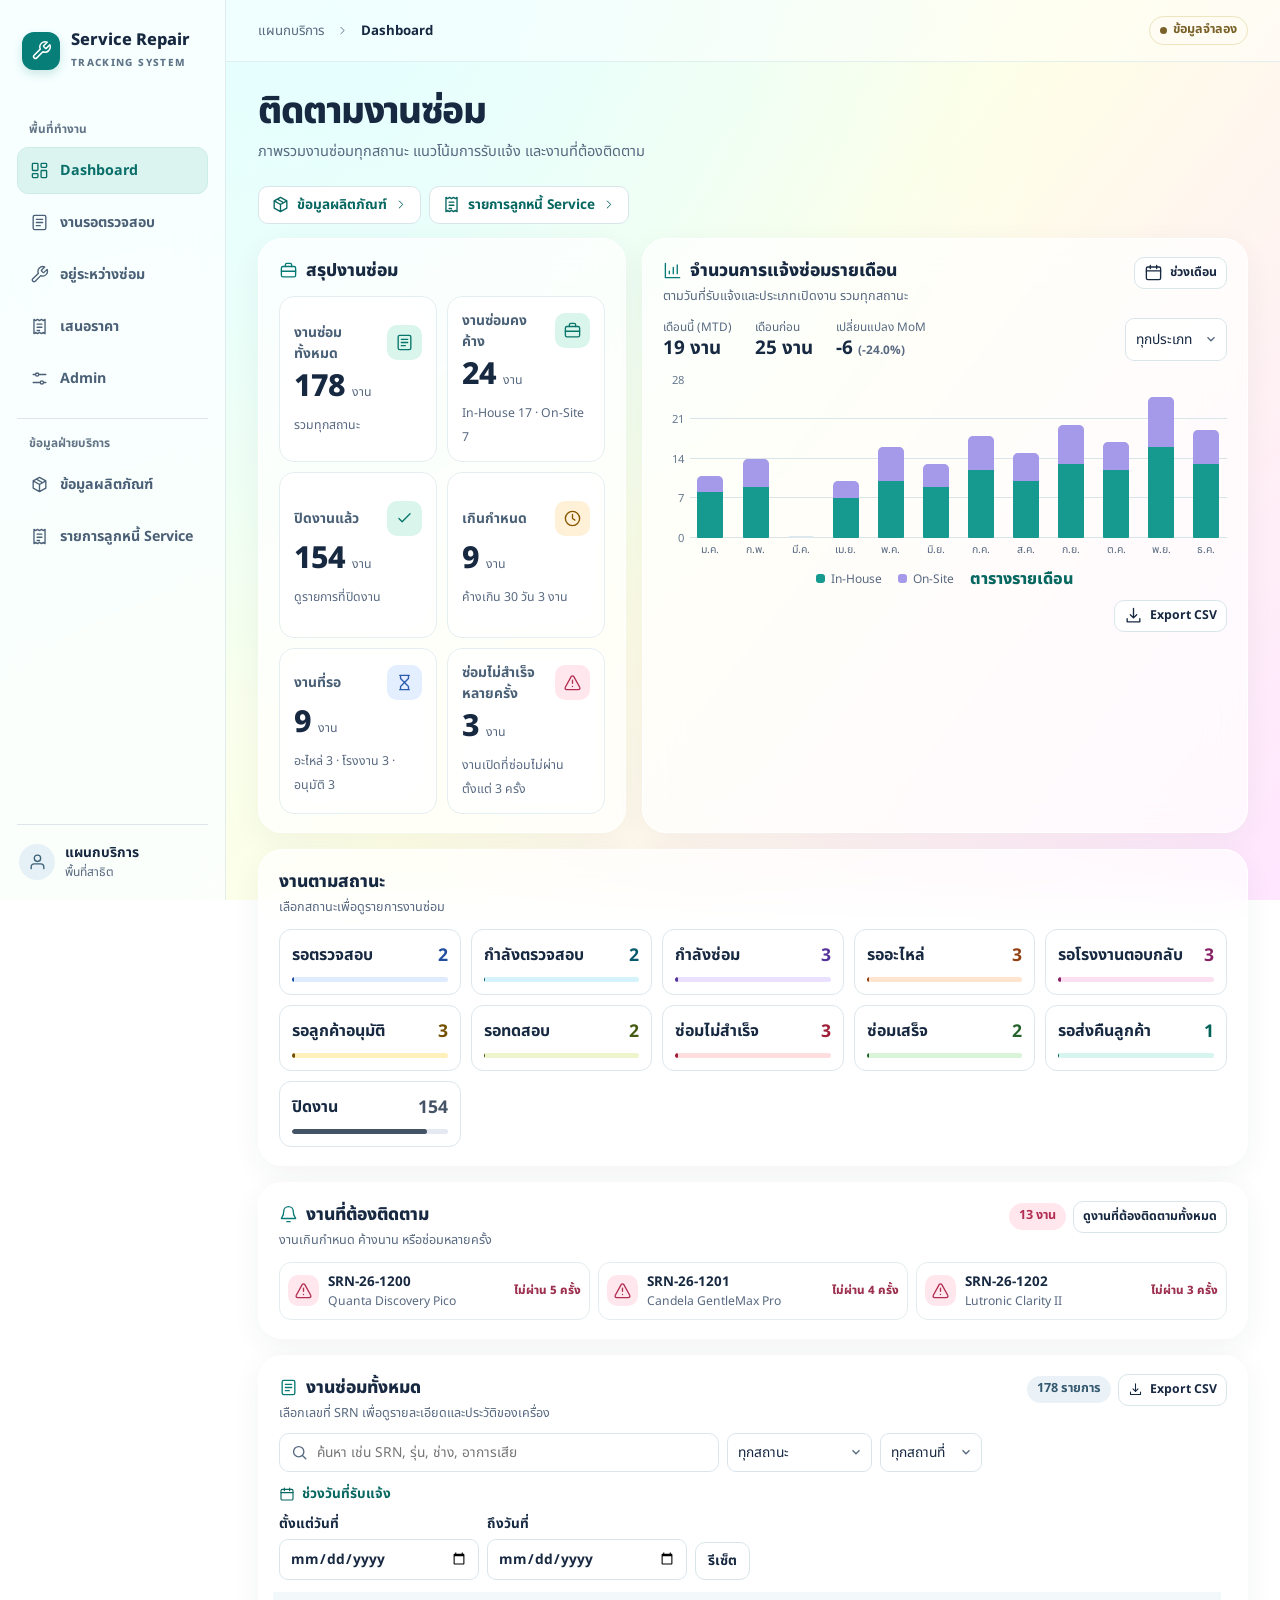
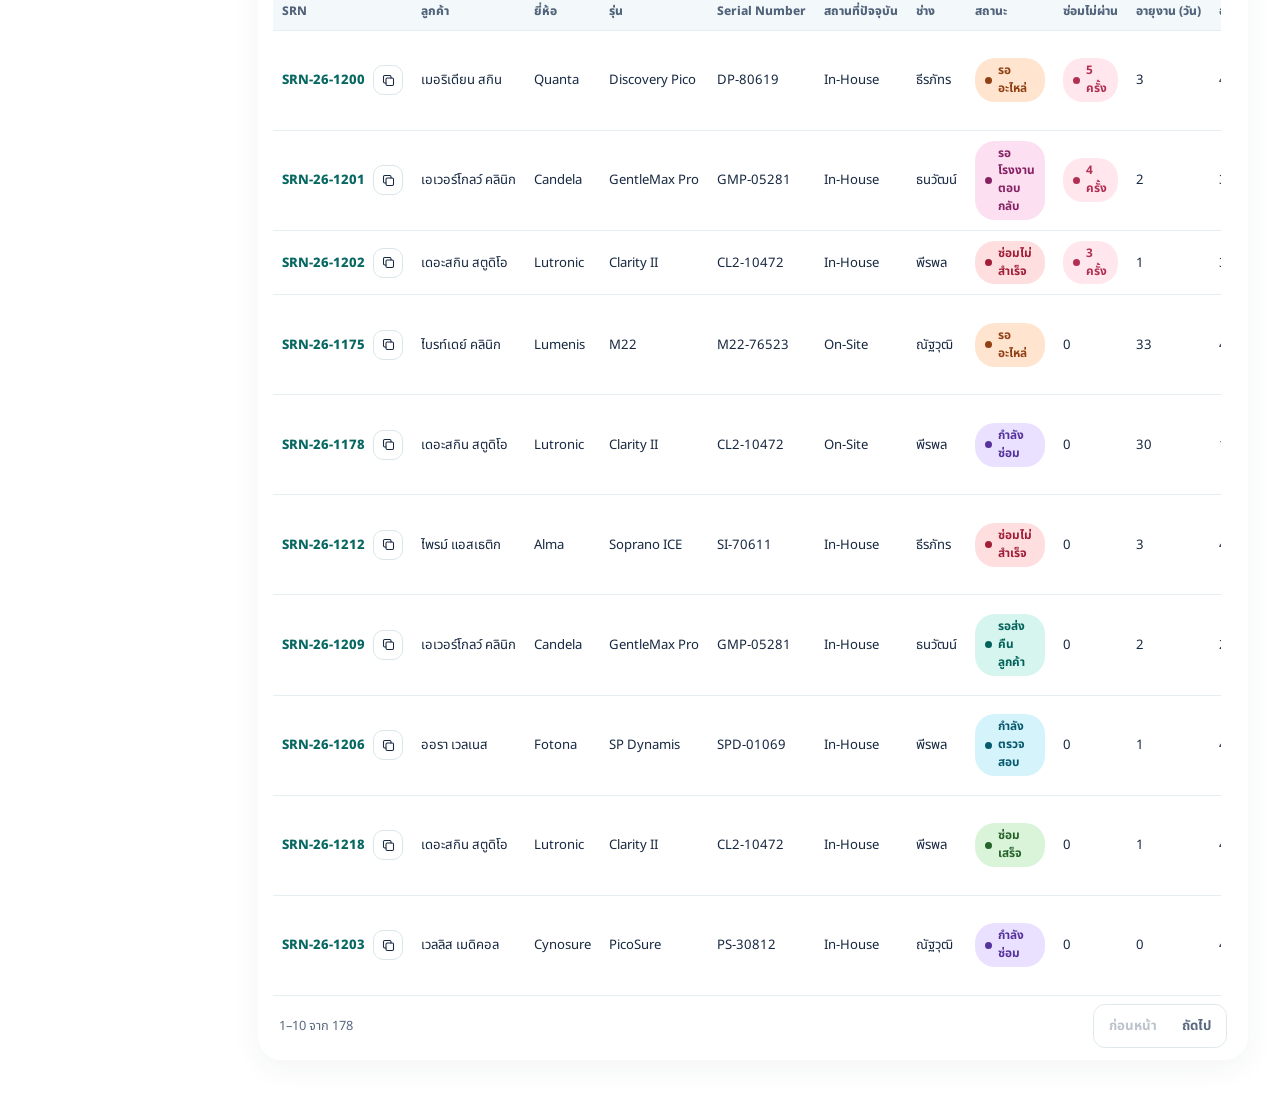
<file: demo.html>
<!doctype html>
<html lang="th">
<head>
  <meta charset="utf-8">
  <meta name="viewport" content="width=device-width, initial-scale=1">
  <meta name="description" content="แดชบอร์ดและระบบติดตามงานซ่อมสำหรับแผนกบริการ">
  <meta name="theme-color" content="#edfafa">
  <title>Service Repair Tracking</title>
  <link rel="preconnect" href="https://fonts.googleapis.com">
  <link rel="preconnect" href="https://fonts.gstatic.com" crossorigin>
  <link href="https://fonts.googleapis.com/css2?family=Noto+Sans+Thai:wght@400;500;600;700;800&display=swap" rel="stylesheet">
  <link rel="stylesheet" href="styles.css">
  <script defer src="data.js"></script>
  <script defer src="app.js"></script>
  <script defer src="dashboard.js"></script>
  <script defer src="admin.js"></script>
  <script defer src="output.js"></script>
  <script defer src="live.js"></script>
  <script defer src="events.js"></script>
</head>
<body>
  <aside class="sidebar">
    <a class="brand" href="#dashboard"><span class="brand-mark" data-icon="wrench"></span><span><strong>Service Repair</strong><small>TRACKING SYSTEM</small></span></a>
    <nav aria-label="เมนูหลัก">
      <div class="nav-label">พื้นที่ทำงาน</div>
      <a href="#dashboard" data-route="dashboard"><span data-icon="layout"></span> Dashboard</a>
      <div class="repair-links">
        <a href="#repairs" data-route="repairs"><span data-icon="list"></span> งานรอตรวจสอบ</a>
        <a href="#in-progress" data-route="in-progress"><span data-icon="wrench"></span> อยู่ระหว่างซ่อม</a>
        <a href="#quotations" data-route="quotations"><span data-icon="receipt"></span> เสนอราคา</a>
      </div>
      <a href="#admin" data-route="admin"><span data-icon="settings"></span> Admin</a>
      <div class="portal-links" id="portal-links" hidden>
        <div class="nav-label">ข้อมูลฝ่ายบริการ</div>
        <a href="#products" data-route="products"><span data-icon="box"></span> ข้อมูลผลิตภัณฑ์</a>
        <a href="#service-debtors" data-route="service-debtors"><span data-icon="receipt"></span> รายการลูกหนี้ Service</a>
      </div>
    </nav>
    <div class="side-footer"><span class="avatar" data-icon="user"></span><span><strong>แผนกบริการ</strong><small>พื้นที่สาธิต</small></span></div>
  </aside>
  <div class="workspace">
    <header class="topbar">
      <div class="breadcrumb"><span>แผนกบริการ</span><span data-icon="chevron"></span><strong id="breadcrumb">Dashboard</strong></div>
      <div class="data-actions"><span id="source-status" class="demo"><i></i> ข้อมูลจำลอง</span>
        <button id="refresh-db" class="button compact" data-action="reload-live-data" hidden>โหลดข้อมูลใหม่</button></div>
    </header>
    <main id="app"></main>
    <main id="portal-view" hidden></main>
  </div>
  <dialog id="dialog" aria-labelledby="dialog-title">
    <div class="dialog-head"><div><p class="eyebrow" id="dialog-kicker"></p><h2 id="dialog-title"></h2></div><button type="button" class="icon-button" id="dialog-close" aria-label="ปิด"><span data-icon="x"></span></button></div>
    <div id="dialog-body"></div>
  </dialog>
  <div class="toast" id="toast" role="status" hidden></div>
</body>
</html>
</file>
<file: styles.css>
*{box-sizing:border-box}
:root{color-scheme:light;--ink:#172841;--muted:#586980;--line:#dce6eb;--teal:#087a76;--teal-dark:#076761;--panel:rgba(255,255,255,.71);--shadow:0 8px 30px rgba(31,62,81,.055);font-family:"Noto Sans Thai",Tahoma,sans-serif;font-size:16px}
body{margin:0;min-height:100vh;color:var(--ink);background:radial-gradient(ellipse at 26% 2%,#e5ffff,transparent 55%),linear-gradient(128deg,#e5ffff 0%,#ffffe6 53%,#ffe6ff 100%);background-attachment:fixed}
button,input,select,textarea{font:inherit;color:inherit}
button,a,input,select,textarea{transition:background .18s,border-color .18s,color .18s,box-shadow .18s,transform .18s}
button,a{touch-action:manipulation}
button{cursor:pointer}
a{color:inherit;text-decoration:none}
:focus-visible{outline:3px solid #168e89;outline-offset:3px}
svg{width:19px;height:19px;vertical-align:middle;flex:none}
[data-icon]{display:inline-grid;place-items:center;flex:none}
h1,h2,h3,p{margin:0}
small{color:var(--muted)}
[hidden]{display:none!important}
.sidebar{width:226px;position:fixed;inset:0 auto 0 0;display:flex;flex-direction:column;padding:30px 17px 19px;background:rgba(251,255,255,.79);border-right:1px solid rgba(134,172,181,.22);backdrop-filter:blur(20px);z-index:3}
.brand{display:flex;align-items:center;gap:11px;margin:0 5px 49px;line-height:1.27}
.brand strong{font-size:1.02rem;font-weight:800;display:block;white-space:nowrap}
.brand small{font-size:.625rem;letter-spacing:.135em;font-weight:800;color:#607588}
.brand-mark{width:38px;height:38px;border-radius:12px;background:#087e78;color:#fff;box-shadow:0 4px 10px #087e7830}
.brand-mark svg{width:21px;height:21px}
.nav-label{font-size:.74rem;color:#627486;font-weight:700;padding:0 12px 9px}
nav a{display:flex;align-items:center;gap:11px;padding:12px 12px;margin-bottom:5px;border-radius:11px;font-size:.89rem;font-weight:700;color:#4b6076;border:1px solid transparent}
nav a:hover,nav a[aria-current="page"]{background:#dcf4ef;color:#086e69;border-color:#ccece6}
.repair-links{display:contents}
.side-footer{margin-top:auto;border-top:1px solid var(--line);padding:17px 2px 0;display:flex;gap:10px;align-items:center;font-size:.86rem}
.side-footer small{display:block;font-size:.75rem}
.avatar{width:36px;height:36px;border-radius:50%;background:#e5f1f6;color:#3d6177}
.workspace{margin-left:226px;min-width:0}
.topbar{display:flex;align-items:center;justify-content:space-between;padding:0 32px;height:62px;background:#ffffff62;border-bottom:1px solid #d4e7e9a0}
.breadcrumb{display:flex;align-items:center;gap:12px;color:var(--muted);font-size:.83rem}
.breadcrumb strong{color:var(--ink)}
.breadcrumb svg{width:13px}
.demo,.badge{display:inline-flex;align-items:center;gap:6px;padding:4px 10px;border-radius:20px;font-size:.79rem;font-weight:700;line-height:1.5;background:var(--status-bg,#eaf2f7);color:var(--status-fg,#355970);white-space:normal}
.status-pending-inspection{--status-bg:#dfebff;--status-fg:#214e9f}
.status-inspecting{--status-bg:#d4f3fb;--status-fg:#07596d}
.status-repairing{--status-bg:#eae0ff;--status-fg:#55339b}
.status-waiting-parts{--status-bg:#ffe5cf;--status-fg:#914014}
.status-waiting-factory{--status-bg:#fce0f2;--status-fg:#862263}
.status-waiting-customer-approval{--status-bg:#fff0bc;--status-fg:#735000}
.status-waiting-test{--status-bg:#eef5cd;--status-fg:#455b11}
.status-repair-failed{--status-bg:#ffdee0;--status-fg:#a01e37}
.status-repair-completed{--status-bg:#d9f4d8;--status-fg:#26632b}
.status-waiting-return{--status-bg:#d6f5ef;--status-fg:#006259}
.status-closed{--status-bg:#e5e9f1;--status-fg:#455366}
.demo{background:#fffdf3;color:#796129;border:1px solid #eee4be;white-space:nowrap}
.demo i,.key i,.badge i{width:7px;height:7px;border-radius:50%;background:currentColor;flex:none}
main{max-width:1640px;margin:auto;padding:27px 32px 34px}
.hero,.section-head,.toolbar,.dialog-head,.pagination,.actions{display:flex;align-items:center;justify-content:space-between;gap:14px}
.hero{margin-bottom:23px;align-items:flex-end}
.eyebrow{color:var(--teal-dark);font-weight:800;font-size:.71rem;letter-spacing:.12em;margin-bottom:5px}
h1{font-size:clamp(1.65rem,3vw,2.3rem);font-weight:800;letter-spacing:-.035em;line-height:1.25}
.subtitle{color:var(--muted);margin-top:6px;font-size:.91rem}
h2{font-size:1.09rem;font-weight:800}
h3{font-size:.98rem}
.segment{display:flex;align-items:stretch;gap:3px;padding:4px;background:#ffffff9c;border:1px solid #dfe9eb;border-radius:12px;flex-wrap:wrap}
.segment button{border:0;background:none;color:var(--muted);border-radius:8px;padding:7px 11px;font-size:.83rem;font-weight:700;display:inline-flex;align-items:center;justify-content:center;gap:6px}
.segment button[aria-pressed="true"]{background:#fff;color:var(--teal-dark);box-shadow:0 1px 6px #2449571b}
.segment button:hover{color:var(--teal-dark);background:#f2fbf9}
.panel,.metric{background:var(--panel);border:1px solid #fff;border-radius:24px;box-shadow:var(--shadow);backdrop-filter:blur(18px)}
.dashboard-overview{display:grid;grid-template-columns:minmax(320px,.85fr) minmax(0,1.4fr);gap:16px;margin-bottom:16px}
.dashboard-status,.dashboard-follow{margin-bottom:16px}
.status-grid{display:grid;grid-template-columns:repeat(auto-fit,minmax(min(100%,180px),1fr));gap:10px}
.status-card{display:grid;grid-template-columns:minmax(0,1fr) auto;align-items:center;gap:8px;text-align:left;padding:12px;border:1px solid var(--line);border-radius:12px;background:#ffffff9c;color:var(--ink);font-weight:700;transition:background .18s,border-color .18s}
.status-card:hover,.status-card:focus-visible{background:var(--status-bg,#ecfaf7);border-color:var(--status-fg,#85cdc3)}
.status-card strong{font-size:1.1rem;color:var(--status-fg,#00786e)}
.status-track{grid-column:1/-1;height:5px;border-radius:9px;background:var(--status-bg,#e4edf0);overflow:hidden}
.status-track span{display:block;height:100%;border-radius:inherit;background:var(--status-fg,#2b9c90)}
.dashboard-summary{display:flex;flex-direction:column}
.metrics{display:grid;grid-template-columns:repeat(2,minmax(0,1fr));grid-auto-rows:1fr;flex:1;gap:10px}
.metric{padding:13px 14px;text-align:left;min-width:0;color:var(--ink);border-color:#e4edf0;border-radius:15px;box-shadow:none}
.dashboard-overview .chart{--plot:158px}
.dashboard-follow .case-list{grid-template-columns:repeat(3,minmax(0,1fr))}
.dashboard-follow .section-head{flex-wrap:wrap}
.metric:hover,.case:hover{transform:translateY(-2px);box-shadow:0 8px 22px #23445616}
.metric-row{display:flex;justify-content:space-between;align-items:center;gap:8px}
.metric-label{color:#4a6076;font-size:.87rem;font-weight:700}
.tile-icon{display:inline-grid;place-items:center;width:35px;height:35px;border-radius:10px;flex:none}
.teal{background:#daf5ec;color:#08766b}.blue{background:#e3efff;color:#2b5cb0}.amber{background:#fff1d8;color:#895600}.rose{background:#ffe7ed;color:#b12f52}.purple{background:#eee9ff;color:#6547a2}.neutral{background:#eaf0f5;color:#526578}
.metric-value{display:flex;align-items:baseline;gap:7px;line-height:1.18;margin:6px 0}
.metric-value strong{font-size:1.9rem;font-weight:800;letter-spacing:-.035em}
.metric-value span,.metric small{font-size:.77rem;color:var(--muted)}
.panel{padding:18px 20px;min-width:0}
.panel:hover{border-color:#e1eceb}
.section-head{align-items:flex-start;margin-bottom:12px}
.section-head p{color:var(--muted);font-size:.79rem;margin-top:3px}
.icon-title{display:flex;align-items:center;gap:8px}
.icon-title svg{color:var(--teal)}
.button,.icon-button{display:inline-flex;align-items:center;justify-content:center;gap:7px;border:1px solid #d8e5e9;border-radius:10px;background:#fff;padding:8px 12px;font-size:.85rem;font-weight:700;min-height:38px}
.button:hover,.icon-button:hover{background:#e9f7f4;border-color:#b8dcd6}
.button.primary{background:#087b75;color:#fff;border-color:#087b75}
.button.primary:hover{background:#086862}
.button.compact{padding:5px 9px;min-height:32px;font-size:.77rem}
.icon-button{width:38px;padding:0}
.chart-summary{display:flex;flex-wrap:wrap;gap:10px 23px;margin:8px 0 12px}
.chart-summary div{display:grid;gap:1px}
.chart-summary small{font-size:.74rem}
.chart-summary b{font-size:1.18rem;line-height:1.25;font-variant-numeric:tabular-nums}
.chart-summary .delta{color:var(--teal-dark)}
.chart-scroll,.table-scroll{overflow:auto;max-width:100%;scrollbar-color:#b9ced2 transparent}
.chart{display:grid;grid-template-columns:27px 1fr;min-width:max(400px,calc(var(--months) * 32px + 27px));--plot:119px}
.axis,.plot{height:var(--plot)}
.axis{position:relative;color:#65788d;font-size:.70rem}
.axis span{position:absolute;right:6px;transform:translateY(-50%)}
.plot{display:grid;grid-template-columns:repeat(var(--months),minmax(25px,1fr));gap:4px;position:relative;background:repeating-linear-gradient(to top,#d9e5e8 0 1px,transparent 1px 25%)}
.plot button{position:relative;border:0;background:none;display:grid;justify-items:center;align-items:end;padding:0 2px;min-width:0;isolation:isolate}
.plot button:hover,.plot button:focus-visible{background:#d7efed8a;border-radius:6px}
.plot button .bar{width:min(26px,85%);height:max(2px,var(--bar));display:flex;flex-direction:column-reverse;overflow:hidden;border-radius:5px 5px 1px 1px;background:#dbe8ed}
.bar span:first-child,.key .house{background:#16998e}.bar span:nth-child(2),.key .site{background:#a49ae9}
.plot small{position:absolute;top:100%;left:50%;transform:translateX(-50%);white-space:nowrap;font-size:.66rem;padding-top:4px}
.chart-scroll{padding-bottom:24px;padding-top:7px}
.keys{display:flex;justify-content:center;gap:16px;margin-top:3px}
.key{display:inline-flex;align-items:center;gap:6px;color:var(--muted);font-size:.75rem}
.key i{border-radius:3px;width:9px;height:9px}
.case-list{display:grid;gap:8px}
.case{display:grid;grid-template-columns:auto minmax(0,1fr) auto;gap:9px;align-items:center;text-align:left;width:100%;padding:9px 8px;border:1px solid #e4ecef;border-radius:12px;background:#ffffff91}
.case strong,.case small{display:block;overflow-wrap:anywhere}
.case strong{font-size:.84rem}.case small{font-size:.76rem}
.case-count{color:#9c3150;font-size:.72rem;font-weight:800;text-align:right}
.case .tile-icon{width:31px;height:31px}
.text-button{font:inherit;font-weight:800;color:var(--teal-dark);border:0;background:transparent;padding:2px 0;text-align:left}
.text-button:hover{text-decoration:underline}
.table-panel{padding-bottom:11px}
.table-panel .section-head{margin-bottom:10px}
.toolbar{flex-wrap:wrap;margin-bottom:11px;justify-content:flex-start}
.toolbar .grow{flex:1;min-width:185px;max-width:370px}
.repair-toolbar{gap:8px}
.repair-toolbar .grow{min-width:min(100%,245px);max-width:440px}
.repair-toolbar select{max-width:100%}
.repair-date-filter legend{margin-bottom:5px}
.repair-date-heading{display:inline-flex;align-items:center;gap:7px;color:var(--teal-dark);font-weight:700;font-size:.85rem}
.repair-date-heading svg{width:16px;height:16px}
.repair-date-fields{display:flex;flex-wrap:wrap;gap:8px}
.repair-date-fields .field{flex:1 1 132px;max-width:200px;min-width:0}
.repair-filter-layout{display:flex;flex-wrap:wrap;align-items:flex-end;gap:12px 20px;margin-bottom:12px}
.repair-filter-layout .repair-toolbar{flex:1 1 610px;max-width:820px;margin:0}
.repair-filter-layout .repair-date-filter{flex:1 1 350px}
.repair-date-fields{align-items:flex-end}
.filter-reset{white-space:nowrap}
#date-range-error{margin-top:6px}
.search{display:flex;align-items:center;gap:8px;padding:0 10px;border:1px solid #dbe6eb;border-radius:10px;background:#ffffffba;color:var(--muted)}
.search:focus-within{border-color:#129a8a}
.search input{border:0;outline:0;background:none;width:100%;padding:8px 0;font-size:.86rem;min-width:0}
select,input:not(.search input,[type=checkbox]),textarea{border:1px solid #d9e5eb;background:#ffffffc9;border-radius:9px;min-width:0;max-width:100%;padding:8px 10px;font-size:.86rem}
select{appearance:none;padding-right:30px;background-image:url("data:image/svg+xml,%3Csvg xmlns='http://www.w3.org/2000/svg' viewBox='0 0 16 16' fill='none' stroke='%23576980' stroke-width='1.5'%3E%3Cpath d='m4 6 4 4 4-4'/%3E%3C/svg%3E");background-position:right 8px center;background-repeat:no-repeat;background-size:14px}
.table-scroll{margin:0 -6px}
table{width:100%;border-collapse:collapse;text-align:left;font-size:.82rem;white-space:nowrap}
th,td{padding:10px 9px;border-bottom:1px solid #e5eef0}
th{color:#52647b;background:#edf5f7a8;font-size:.75rem;font-weight:800}
tbody tr[data-open]{cursor:pointer}
tbody tr:hover{background:#e7f7f37a}
td .badge{font-size:.74rem}
.serial{color:var(--teal-dark);font-weight:800}
.pagination{margin-top:8px;font-size:.8rem;color:var(--muted)}
.pagination button:disabled{opacity:.4;cursor:default}
.form-grid{display:grid;grid-template-columns:repeat(3,minmax(0,1fr));gap:14px}
.field{display:grid;gap:5px;min-width:0;font-size:.85rem;font-weight:700}
.field input,.field select,.field textarea{width:100%}
.field em{color:#af2950;font-style:normal}
.field.span{grid-column:1/-1}
.flags{display:flex;flex-wrap:wrap;gap:7px;margin-bottom:9px}
.flags button[aria-pressed="true"]{background:#dcf4ef;color:var(--teal-dark);border-color:#abdcd2}
.empty{padding:23px;text-align:center;color:var(--muted);font-size:.89rem;white-space:normal}
dialog{width:min(780px,calc(100% - 24px));max-height:calc(100dvh - 28px);overflow:auto;border:1px solid #fff;border-radius:24px;padding:0;color:var(--ink);background:#f7fcfc;box-shadow:0 22px 80px #16334b40}
dialog[open]{animation:enter .2s ease-out}
dialog::backdrop{background:#23364d51;backdrop-filter:blur(5px)}
@keyframes enter{from{opacity:0;transform:translateY(7px) scale(.985)}to{opacity:1;transform:none}}
.dialog-head{position:sticky;top:0;z-index:1;background:#f7fcfc;padding:17px 21px;border-bottom:1px solid var(--line)}
#dialog-body{padding:18px 21px}
.detail-section{margin-top:18px}
.detail-section h3{margin-bottom:8px}
.detail-meta{display:grid;grid-template-columns:repeat(3,minmax(0,1fr));gap:8px 13px;margin:14px 0;font-size:.86rem}
.detail-meta div,.record{background:#fff;border:1px solid #e1ebee;border-radius:10px;padding:9px 11px;overflow-wrap:anywhere}
.detail-meta small{display:block;font-size:.75rem}
.record{margin:6px 0;font-size:.84rem}
.record p{color:var(--muted);margin-top:3px;white-space:pre-wrap}
.record a{color:var(--teal-dark);text-decoration:underline;overflow-wrap:anywhere}
.admin-nav{margin-bottom:17px;width:fit-content}
.admin-panel{max-width:1080px}
fieldset{min-inline-size:0;border:0;margin:0;padding:0}
fieldset+fieldset{border-top:1px solid var(--line);margin-top:19px;padding-top:15px}
legend{font-weight:800;padding:0;margin-bottom:10px}
.actions{justify-content:flex-end;flex-wrap:wrap;margin-top:18px}
.error{color:#a12446;font-size:.88rem;margin-top:8px}
.toast{position:fixed;right:18px;bottom:18px;z-index:5;padding:12px 17px;border-radius:12px;background:#155d57;color:white;box-shadow:var(--shadow);max-width:calc(100% - 36px)}
@media(max-width:1150px){.sidebar{width:188px}.workspace{margin-left:188px}main,.topbar{padding-inline:22px}}
@media(max-width:1080px){.dashboard-overview{grid-template-columns:1fr}.metrics{grid-template-columns:repeat(3,minmax(0,1fr))}}
@media(max-width:850px){.metrics{grid-template-columns:repeat(2,minmax(0,1fr))}.dashboard-follow .case-list{grid-template-columns:repeat(2,minmax(0,1fr))}}
@media(max-width:580px){.dashboard-follow .case-list{grid-template-columns:1fr}.dashboard-overview .chart{--plot:132px}}
@media(max-width:720px){.sidebar{position:sticky;inset:0 0 auto;width:auto;padding:8px 12px;flex-direction:row;align-items:center;justify-content:space-between;gap:7px;border-right:0;border-bottom:1px solid var(--line)}.brand{margin:0;gap:7px}.brand strong{font-size:.86rem}.brand small{font-size:.51rem}.brand-mark{width:31px;height:31px;border-radius:9px}.sidebar nav{display:flex;gap:3px}.sidebar nav a{padding:7px;font-size:.74rem;gap:4px;margin:0}.sidebar nav svg{width:15px;height:15px}.side-footer,.nav-label{display:none}.workspace{margin-left:0}.topbar{height:49px}.hero{align-items:flex-start;flex-direction:column;margin-bottom:15px}.hero,.section-head{gap:9px}main,.topbar{padding-inline:13px}main{padding-top:18px}.form-grid,.detail-meta{grid-template-columns:repeat(2,minmax(0,1fr))}.panel{padding:14px}.metrics,.dashboard-overview{gap:9px}.dashboard-overview{margin-bottom:10px}}
@media(max-width:430px){.brand small{display:none}.metric{padding:11px}.metric-label{font-size:.76rem}.metric small{font-size:.72rem}.tile-icon{width:29px;height:29px}.tile-icon svg{width:16px;height:16px}.case-list,.form-grid{grid-template-columns:1fr}.chart-summary{gap:8px 15px}.section-head{flex-wrap:wrap}.pagination{flex-wrap:wrap}}
@media(prefers-reduced-motion:reduce){*,*::before,*::after{transition:none!important;animation:none!important}}
.section-head > .badge{flex:none}
@media(max-width:360px){
  .sidebar{padding-inline:8px}
  .sidebar nav a{padding-inline:6px}
  .sidebar nav a [data-icon]{display:none}
}
@media(max-width:720px){
  .sidebar{display:grid;grid-template-columns:minmax(0,1fr) auto auto}
  .sidebar nav{display:contents}
  .sidebar [data-route="dashboard"]{grid-area:1/2}
  .sidebar [data-route="admin"]{grid-area:1/3}
  .repair-links{grid-row:2;grid-column:1/-1;display:grid;grid-template-columns:repeat(3,minmax(0,1fr));gap:4px}
  .sidebar .repair-links a{justify-content:center;min-height:36px;margin:0;padding:4px;text-align:center}
}
.quote-upload{border:1px dashed #b9d9d6;border-radius:14px;background:#f5fbfa;padding:12px;margin-top:16px}
.quote-upload input{display:block;width:min(100%,420px);margin-top:5px}
.quote-upload input::file-selector-button{border:0;border-radius:6px;padding:4px 8px;margin-inline-end:8px;background:#dcf4ef;color:#076761;font-weight:700;cursor:pointer}
.quote-image-status,.quote-upload .error{font-size:.84rem;overflow-wrap:anywhere;margin-top:5px}
.quote-image-status:empty{display:none}
.quote-image-preview img{display:block;max-width:100%;height:auto;border:1px solid var(--line);border-radius:8px;background:#fff;margin:8px 0}
.quote-image-preview img{max-height:220px;object-fit:contain}

.data-actions,.detail-heading{display:flex;align-items:center;gap:7px;flex-wrap:wrap}
.detail-heading{justify-content:space-between;gap:10px;margin-bottom:8px}
.detail-heading h3,.detail-heading .flags{margin:0}
.data-actions svg,.detail-heading svg,.quote-image-trigger svg{width:15px;height:15px}

.quote-image-trigger,.quote-folder{margin-top:8px}
.quote-folder small{font-size:.8rem;overflow-wrap:anywhere}
.clipboard-field{position:fixed;left:0;top:0;opacity:0;pointer-events:none}
.row-copy,.meta-item,.copyable-item{display:flex;align-items:center;gap:8px}
.meta-item,.copyable-item{justify-content:space-between;align-items:flex-start}
.meta-item>span,.copy-content{min-width:0}
.copy-item{flex:none}
.button.copy-item-icon{width:30px;padding:0;min-height:30px}
.copy-item svg{width:15px;height:15px}
.chart-data-actions{text-align:right;margin-top:7px}
td.quote-note{min-width:10rem;max-width:20rem;white-space:normal;overflow-wrap:anywhere}
td .quote-image-trigger{margin-top:0}
.job-search{max-width:740px}
.job-search input[type="search"]{min-height:41px}
.job-results{grid-template-columns:1fr;max-height:21rem;overflow:auto;padding:4px;margin:4px -4px}
.job-results .case:hover{transform:none;border-color:#b6dcd6;background:#f1fbf9}
.job-current{display:flex;align-items:center;gap:10px;flex-wrap:wrap;padding:12px;margin-bottom:15px;border:1px solid var(--line);border-radius:12px;background:#ffffff91}
.job-current>div:first-child{flex:1 1 200px;min-width:0;overflow-wrap:anywhere}
.job-current .subtitle{margin-top:2px}
@media(max-width:430px){.job-results .case{grid-template-columns:minmax(0,1fr) auto}.job-results .tile-icon{display:none}}
.quote-number-trigger,.quote-number-form{margin-top:8px}
.record .quote-number-trigger{margin-inline-start:6px}
@media(max-width:430px){.record .quote-number-trigger{margin-inline-start:0;display:flex;width:fit-content}}
.live-status .button{margin-top:14px}

.portal-links{margin-top:16px;padding-top:15px;border-top:1px solid var(--line)}
.portal-shortcuts{display:flex;flex-wrap:wrap;gap:8px;margin-bottom:14px}
.portal-shortcuts a{margin:0;color:var(--teal-dark);justify-content:flex-start}
.portal-shortcuts svg:last-child{width:14px}
.portal-frame{display:block;width:100%;height:max(660px,calc(100dvh - 123px));border:0;border-radius:24px;background:transparent}
@media(max-width:720px){
  .portal-links{grid-area:3/1/4/-1;display:grid;grid-template-columns:repeat(2,minmax(0,1fr));gap:4px;margin:0;padding:4px 0 0}
  .sidebar .portal-links a{justify-content:center;text-align:center}
  .portal-frame{height:max(690px,calc(100dvh - 185px));border-radius:18px}
  .portal-frame-products{min-height:760px}
}
@media(min-width:721px){.sidebar nav{overflow-y:auto}.side-footer{flex-shrink:0}}

/* Keep the repair identifier in view when wide tables scroll. */
@media(max-width:900px){
  :is(#table-output,.admin-panel) .table-scroll{margin-inline:0;border:1px solid var(--line);border-radius:12px}
  :is(#table-output,.admin-panel) .table-scroll :is(th,td):first-child:not([colspan]){
    position:sticky;inset-inline-start:0;z-index:1;background:#f6fbfa;
    box-shadow:1px 0 #dce6eb;
  }
  :is(#table-output,.admin-panel) .table-scroll th:first-child:not([colspan]){background:#edf5f7}
}
.search:focus-within{box-shadow:0 0 0 3px #087a7620}
.panel{transition:border-color .18s,box-shadow .18s}
.metric:focus-visible,.case:focus-visible{border-color:#87c7bd}
dialog{
  background:#f8fcfcee;backdrop-filter:blur(20px);
  overscroll-behavior:contain;scroll-padding-block-start:5.5rem
}
.dialog-head{background:#f8fcfcf5;backdrop-filter:blur(16px);align-items:flex-start}
.dialog-head>div{min-width:0;overflow-wrap:anywhere}
.dialog-head .icon-button{flex:none}
@media(max-width:720px){
  .topbar{height:auto;min-height:49px;gap:6px 10px;flex-wrap:wrap;padding-block:6px}
  .breadcrumb{min-width:0;gap:7px}
  .breadcrumb strong{overflow-wrap:anywhere}
  .sidebar nav a,.sidebar .repair-links a{min-height:39px}
  .repair-filter-layout{gap:12px}
  .repair-filter-layout .repair-toolbar{display:grid;grid-template-columns:repeat(2,minmax(0,1fr))}
  .repair-filter-layout .repair-toolbar .grow{grid-column:1/-1;max-width:none}
  .repair-filter-layout .repair-toolbar select{width:100%;text-overflow:ellipsis}
  .repair-date-filter{position:relative;padding-top:8px}
  .repair-date-filter legend{padding-inline-end:72px}
  .repair-date-fields{display:grid;grid-template-columns:repeat(2,minmax(0,1fr))}
  .repair-date-fields .field{max-width:none}
  .repair-date-fields input[type=date]{width:100%;padding-inline:7px}
  .repair-date-fields .filter-reset{position:absolute;inset:0 0 auto auto}
  .segment button{min-height:39px}
  .search input,.field :is(input,select,textarea){font-size:1rem}
  .field input[type=date]{font-size:.87rem;min-height:41px}
  .admin-nav{width:100%}
  .admin-nav button{flex:1 1 auto}
  .dialog-head{padding:13px 14px}
  #dialog-body{padding:14px}
  .dialog-head .icon-button{width:42px;min-height:42px}
}
@media(max-width:480px){
  .repair-filter-layout .repair-toolbar{grid-template-columns:minmax(0,1fr)}
}
@media(max-width:370px){
  .detail-meta{grid-template-columns:1fr}
  .repair-filter-layout .repair-toolbar select{padding-inline-start:7px}
}
@media(max-width:720px) and (max-height:520px){.sidebar{position:relative}}
@media(hover:none){.metric:hover,.case:hover{transform:none;box-shadow:none}}
@media(prefers-reduced-motion:reduce){.panel{transition:none}}

#admin-login-dialog{
  width:min(430px,calc(100% - 28px));padding:clamp(21px,5vw,32px);
  border:1px solid #ffffffed;border-radius:28px;
  background:linear-gradient(142deg,#eefbfafa,#fffef9f5 64%,#fff5fff0);
  backdrop-filter:blur(20px);box-shadow:0 18px 75px #19394b36
}
#admin-login-dialog::backdrop{background:#22394c54;backdrop-filter:blur(7px)}
.admin-login-header{position:relative;padding-inline-end:44px;margin-bottom:20px}
.admin-login-mark{
  display:grid;place-items:center;width:51px;height:51px;margin-bottom:13px;
  border:1px solid #b9e5db;border-radius:17px;color:var(--teal-dark);
  background:linear-gradient(145deg,#e7fcf7,#c9efe6)
}
.admin-login-mark svg{width:25px;height:25px}
.admin-login-header h2{font-size:clamp(1.35rem,5vw,1.7rem);line-height:1.28;letter-spacing:-.02em}
.admin-login-header .subtitle{font-size:.87rem}
.admin-login-header .admin-login-close{position:absolute;inset:0 0 auto auto;width:42px;min-height:42px}
#admin-login-dialog input{min-height:45px;font-size:1rem;background:#ffffffde}
#admin-login-dialog input:focus{border-color:var(--teal);outline:2px solid #168e8950;outline-offset:2px}
#admin-login-dialog .actions{margin-top:17px}
#admin-login-dialog .actions button{width:100%;min-height:45px}
#admin-login-dialog .actions button:disabled{opacity:.66;cursor:wait}
</file>
